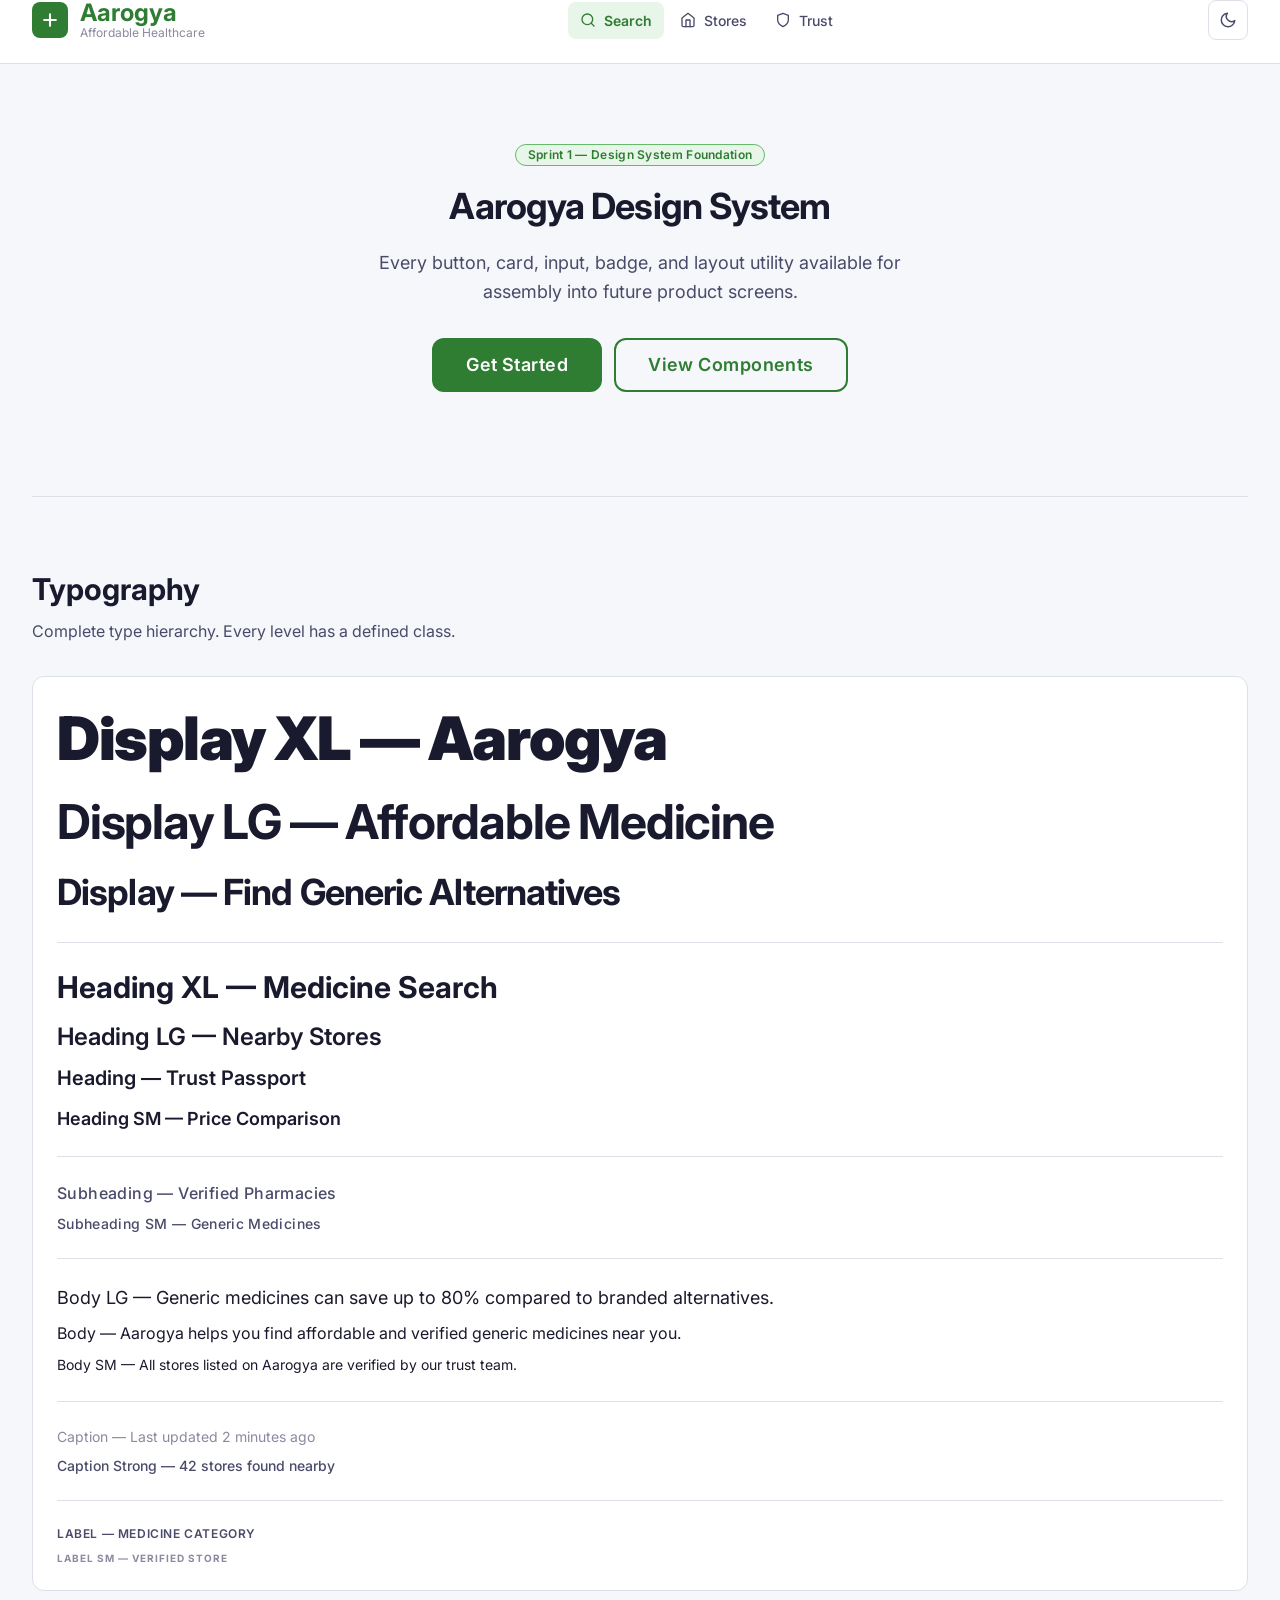
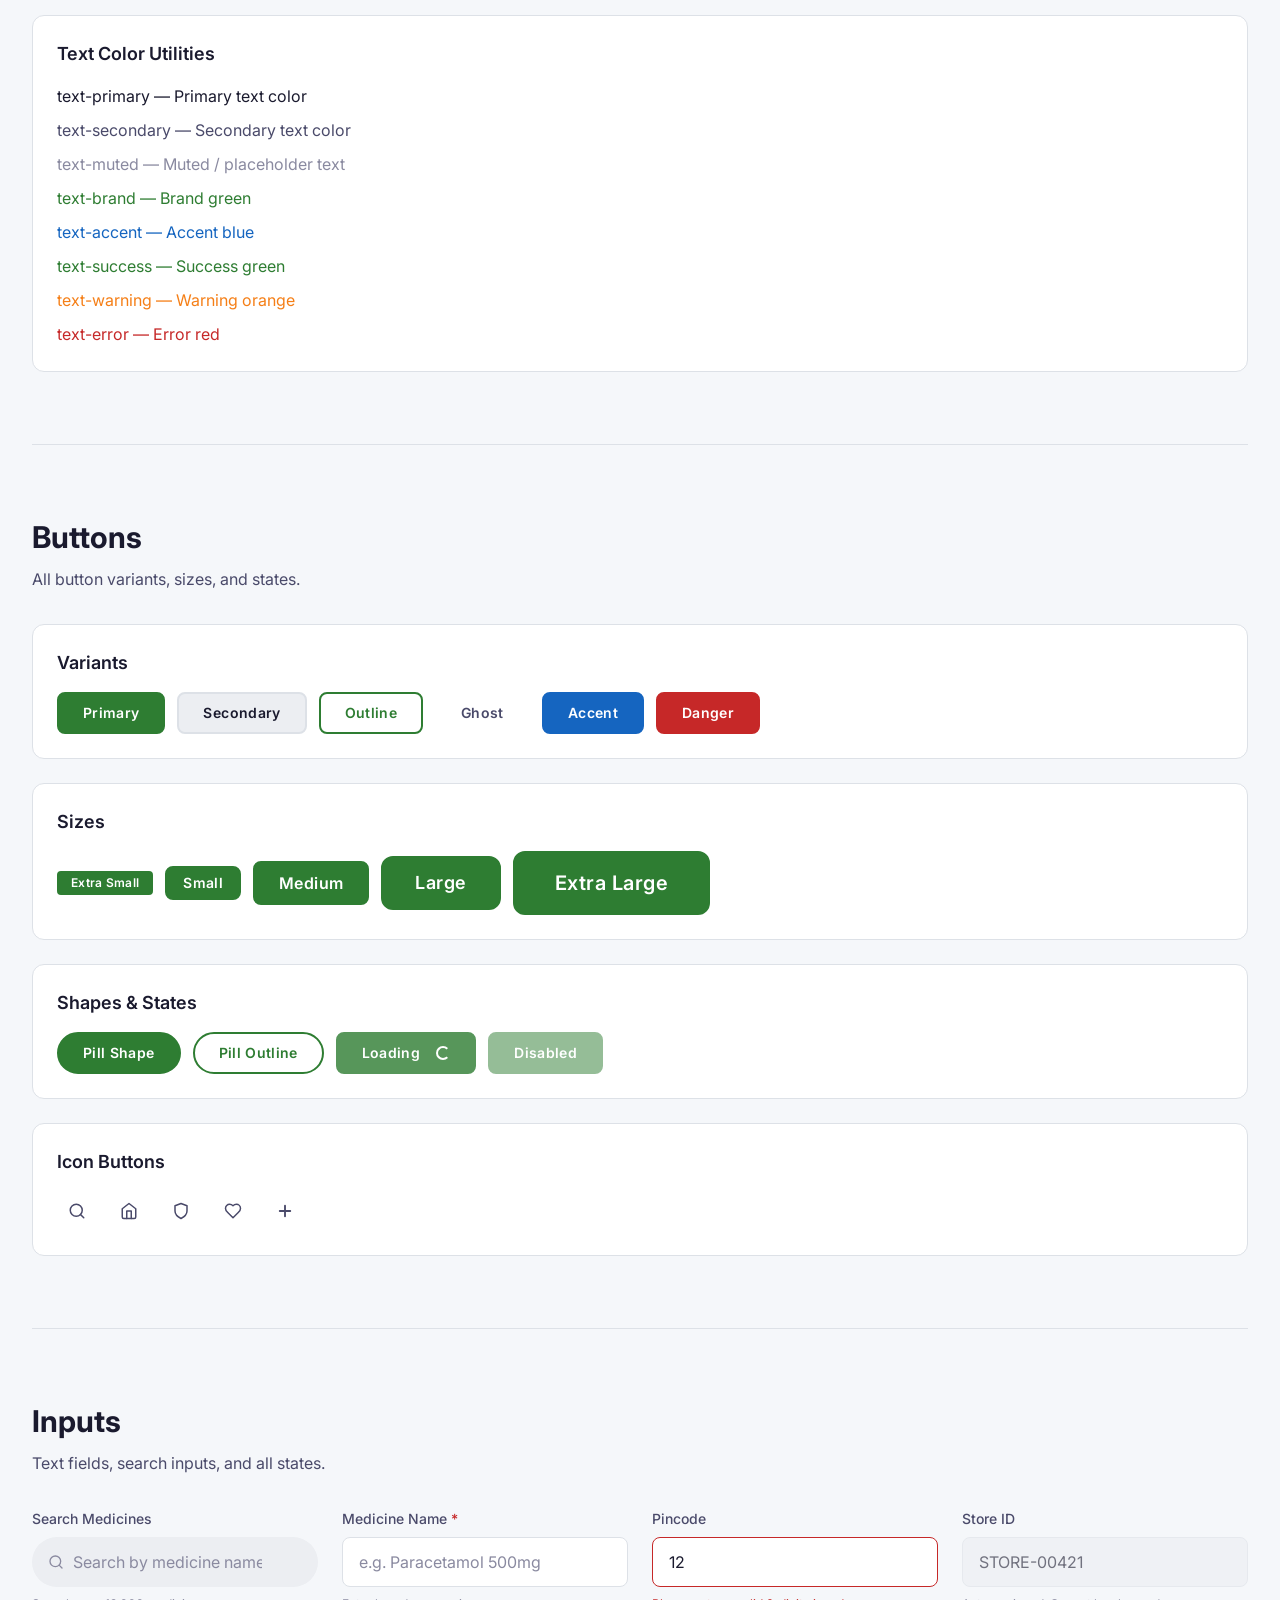
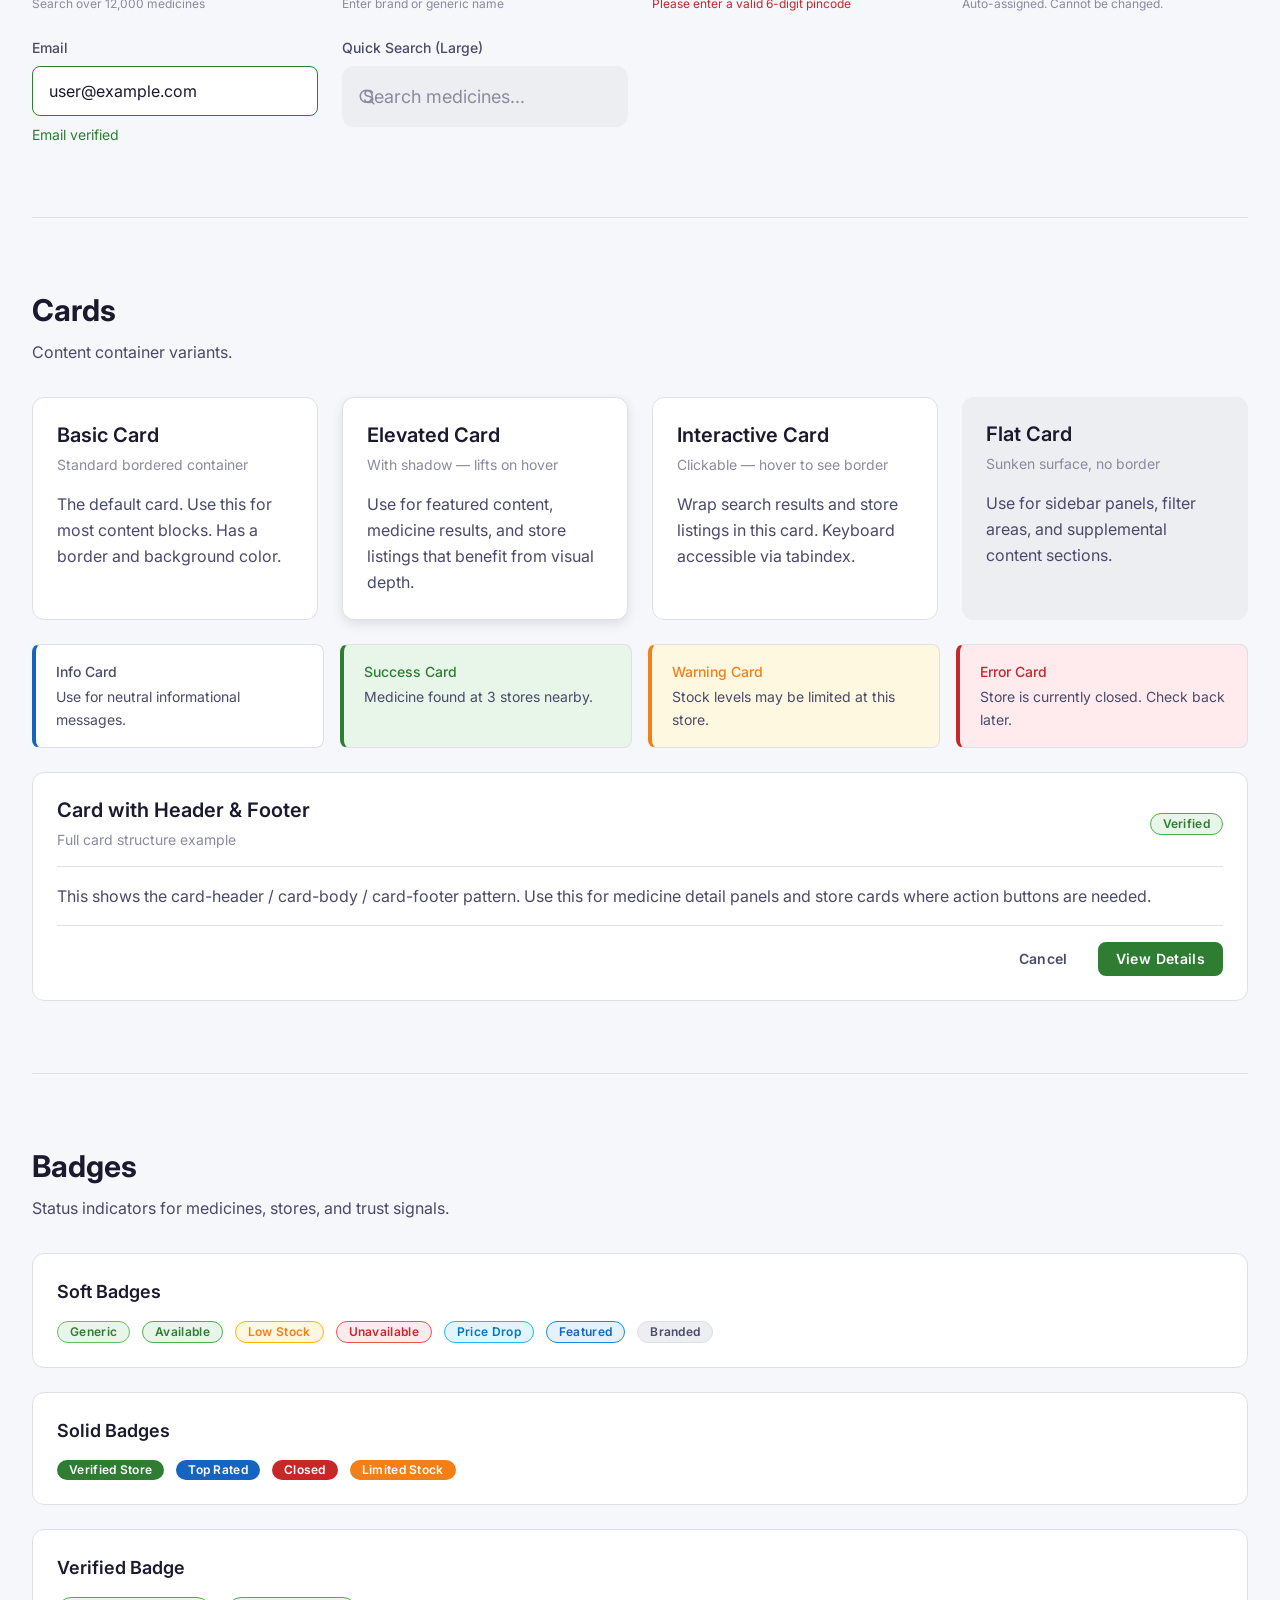
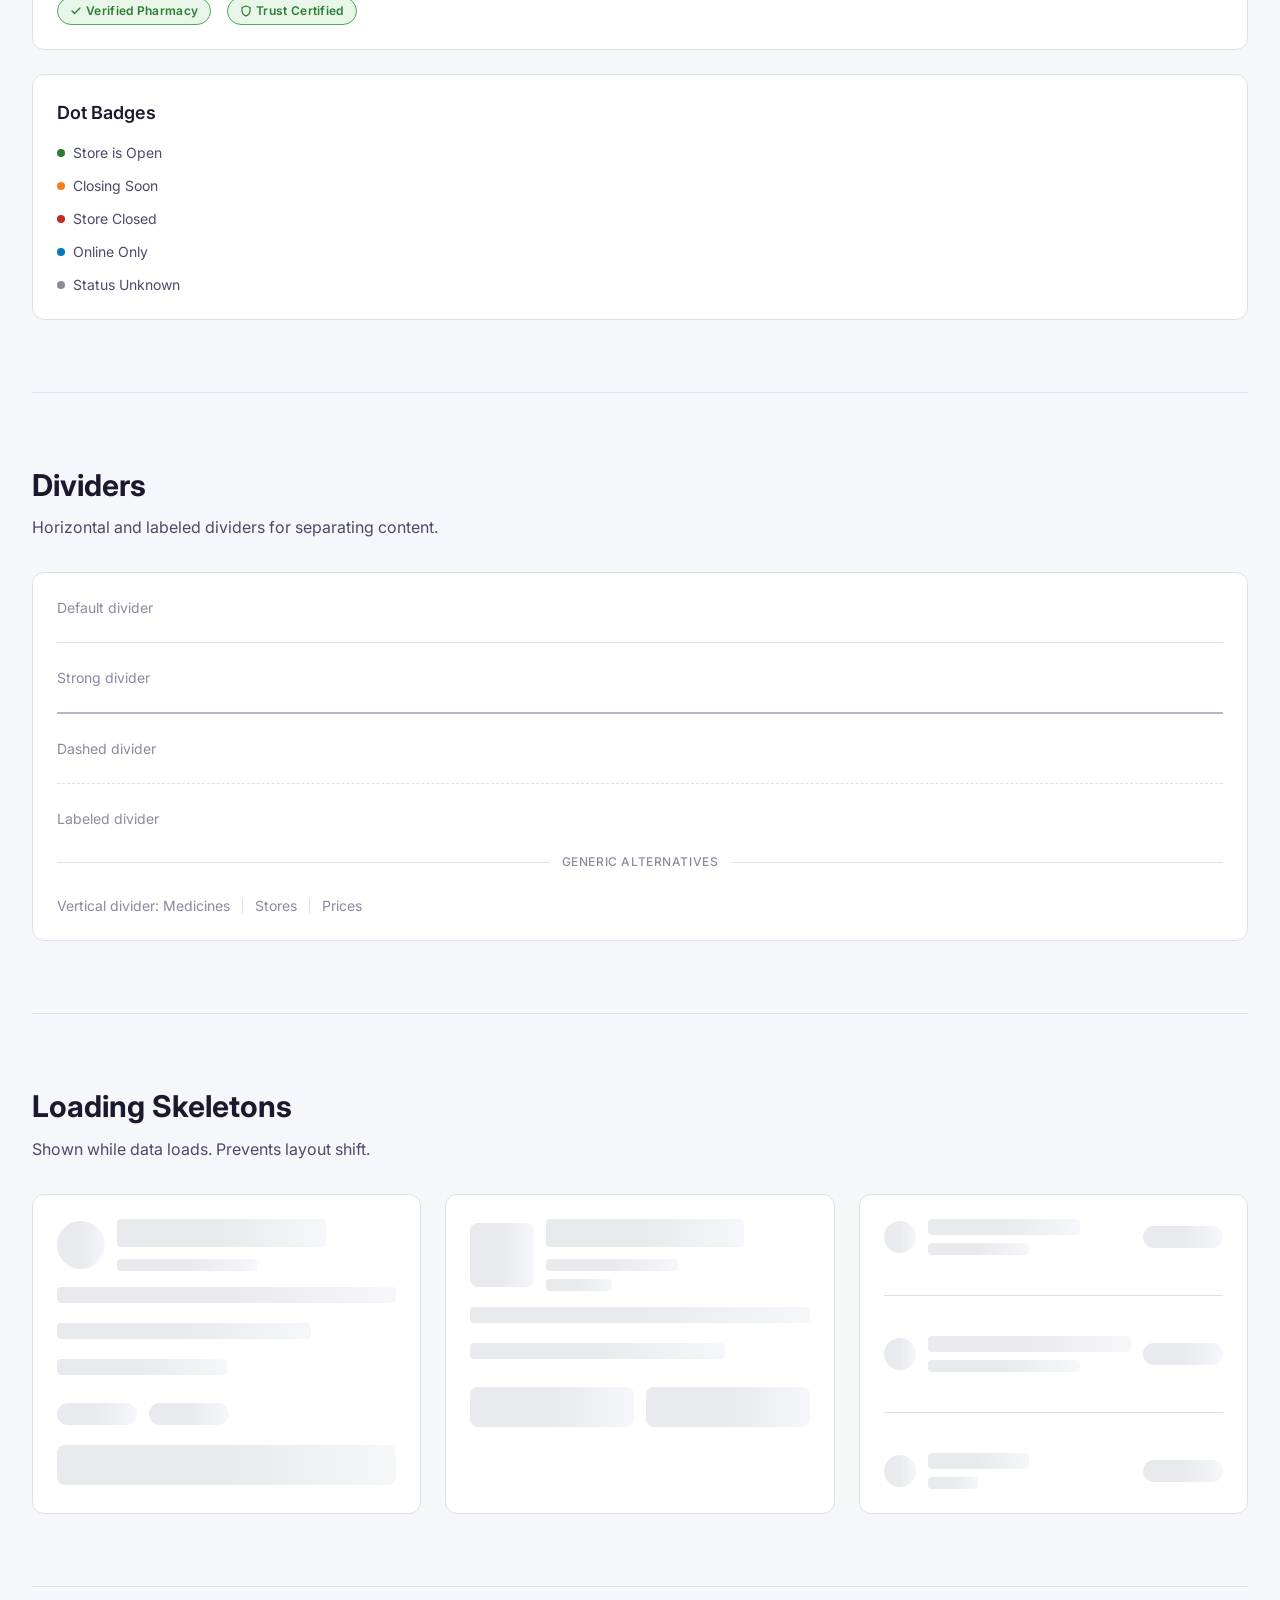
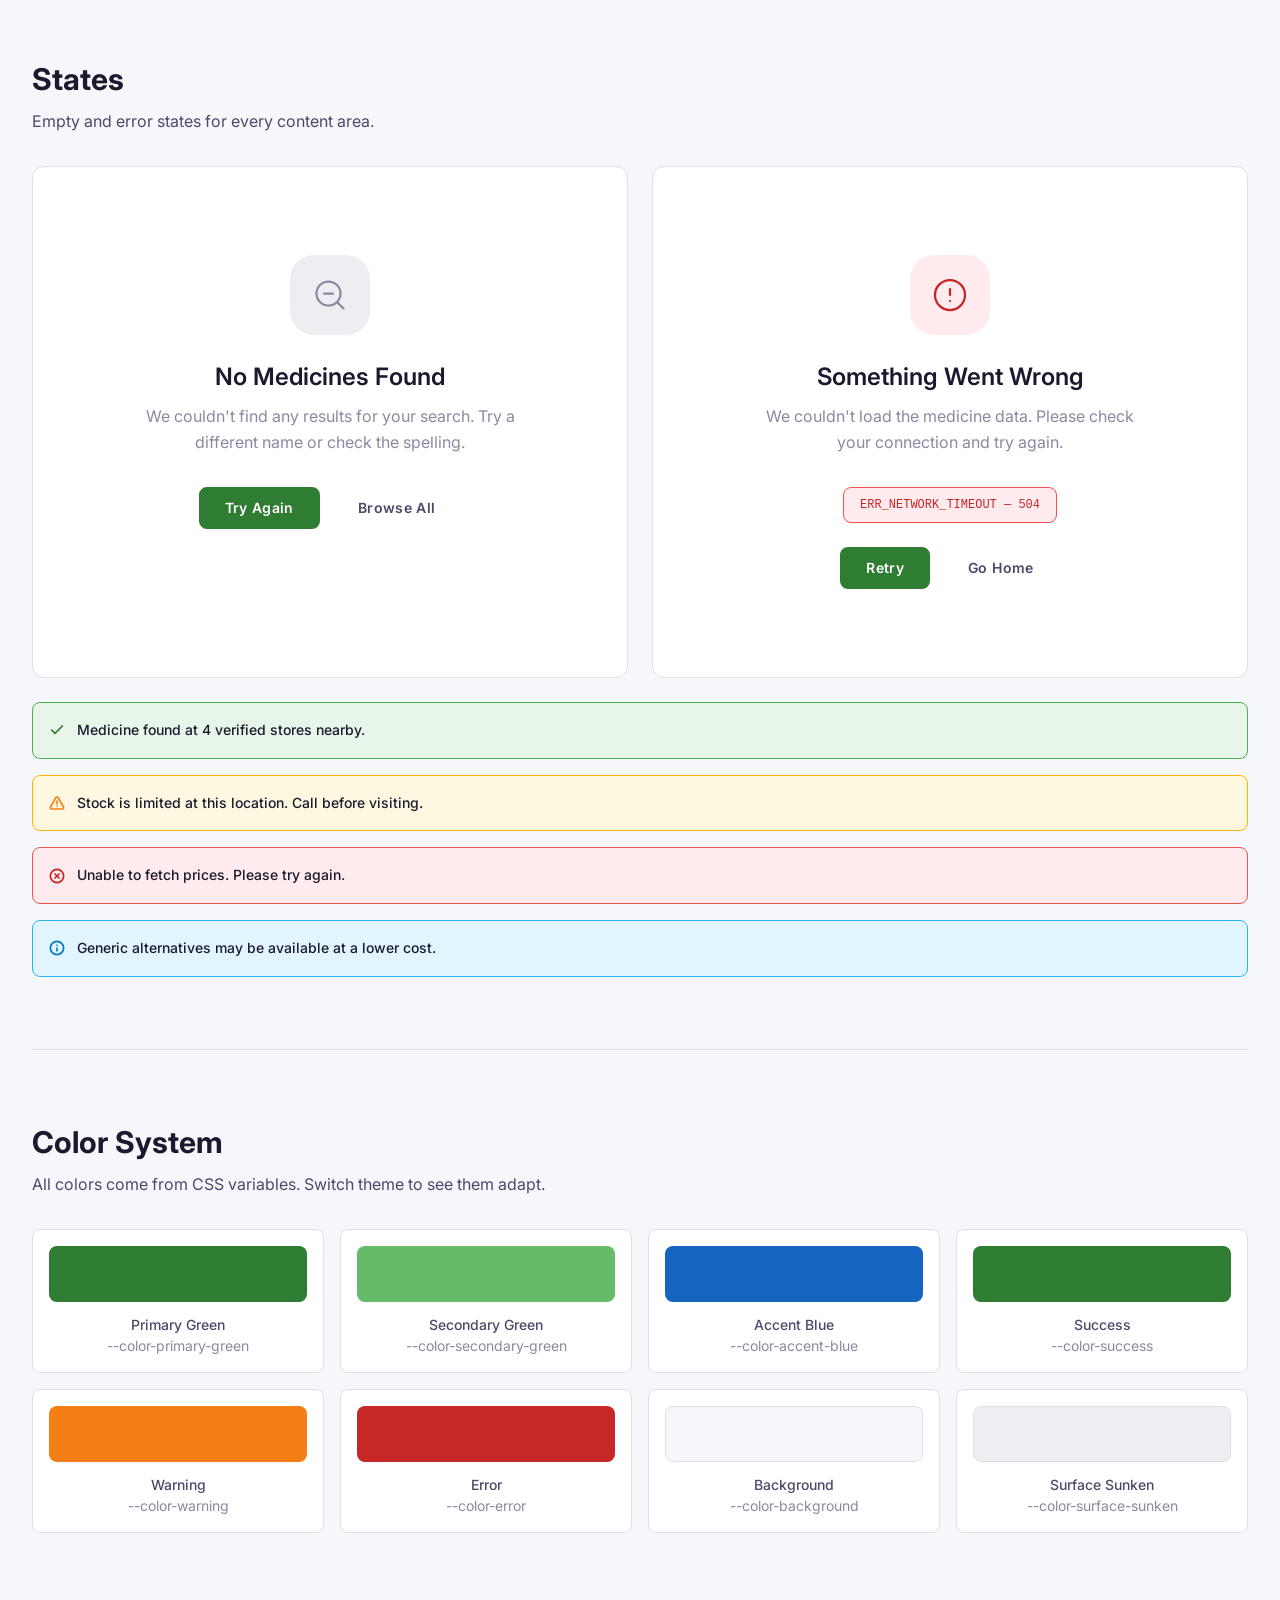
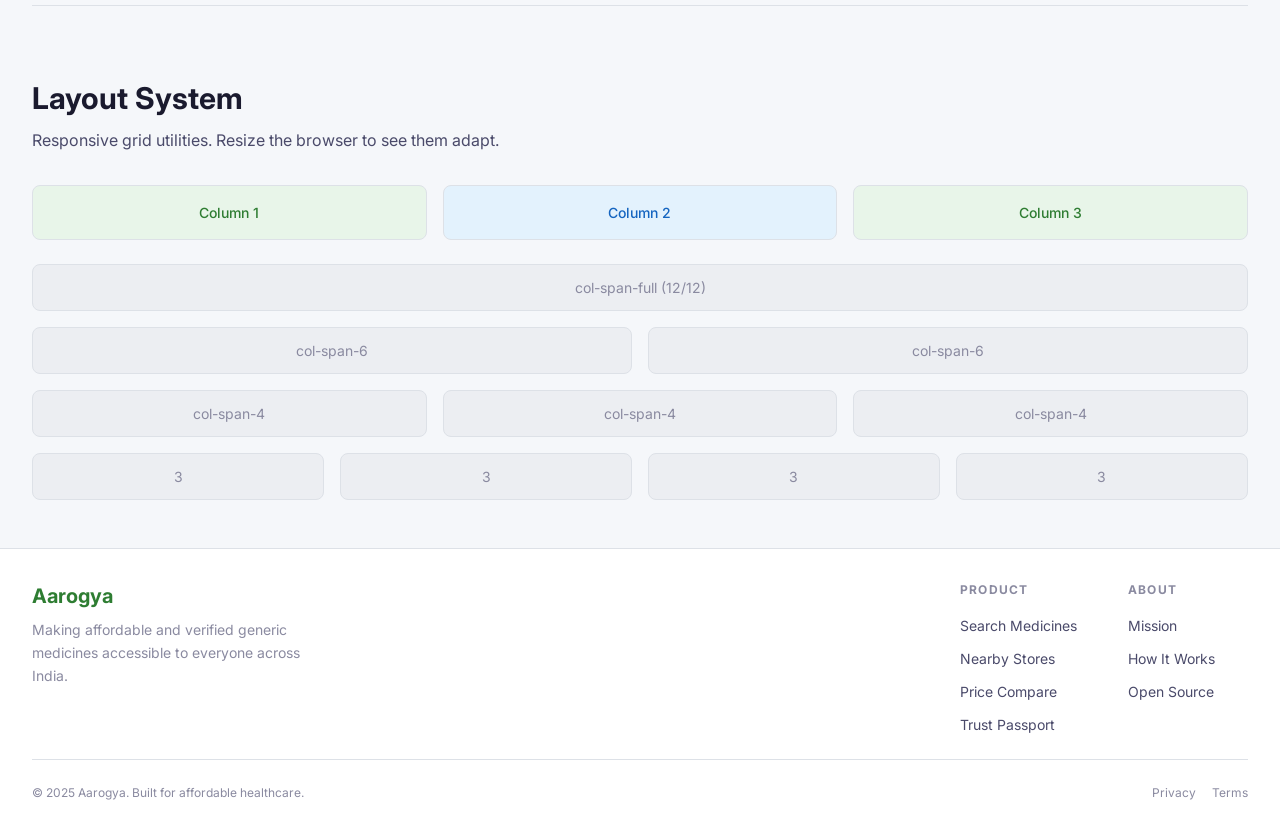
<file: frontend_v1/index.html>
﻿<!DOCTYPE html>
<html lang="en">
<!--
  ============================================================
  AAROGYA — Design System Foundation
  frontend_v1/index.html

  This page is the Sprint 1 deliverable.
  It is NOT a feature page.
  It is a living style guide that demonstrates every
  reusable component built in this sprint.

  Future sprint pages will import the same CSS files
  and assemble these components into real screens.
  ============================================================
-->
<head>
  <meta charset="UTF-8" />
  <meta name="viewport" content="width=device-width, initial-scale=1.0" />
  <meta name="description" content="Aarogya Design System — Frontend Foundation" />
  <title>Aarogya — Design System</title>

  <!-- Google Fonts -->
  <link rel="preconnect" href="https://fonts.googleapis.com" />
  <link rel="preconnect" href="https://fonts.gstatic.com" crossorigin />
  <link
    href="https://fonts.googleapis.com/css2?family=Inter:wght@300;400;500;600;700;900&display=swap"
    rel="stylesheet"
  />

  <!-- Design Tokens (always first) -->
  <link rel="stylesheet" href="css/base/variables.css" />

  <!-- Themes -->
  <link rel="stylesheet" href="css/themes/light.css" />
  <link rel="stylesheet" href="css/themes/dark.css" />

  <!-- Base -->
  <link rel="stylesheet" href="css/base/reset.css" />
  <link rel="stylesheet" href="css/base/typography.css" />

  <!-- Layout -->
  <link rel="stylesheet" href="css/layout/grid.css" />
  <link rel="stylesheet" href="css/layout/utilities.css" />

  <!-- Components -->
  <link rel="stylesheet" href="css/components/navigation.css" />
  <link rel="stylesheet" href="css/components/buttons.css" />
  <link rel="stylesheet" href="css/components/inputs.css" />
  <link rel="stylesheet" href="css/components/cards.css" />
  <link rel="stylesheet" href="css/components/badges.css" />
  <link rel="stylesheet" href="css/components/dividers.css" />
  <link rel="stylesheet" href="css/components/skeleton.css" />
  <link rel="stylesheet" href="css/components/states.css" />

  <!-- Theme script — load before body renders to avoid flash -->
  <script src="js/theme.js"></script>
</head>

<body>

  <!-- ======================================================
       HEADER
       ====================================================== -->

  <header class="header" role="banner">
    <div class="container">
      <div class="header-inner">

        <!-- Logo -->
        <a href="/" class="header-logo" aria-label="Aarogya Home">
          <div class="header-logo-icon" aria-hidden="true">
            <!-- Medicine / cross icon -->
            <svg width="20" height="20" viewBox="0 0 24 24" fill="none"
              stroke="currentColor" stroke-width="2.5"
              stroke-linecap="round" stroke-linejoin="round">
              <path d="M12 5v14M5 12h14"/>
            </svg>
          </div>
          <div>
            <div class="header-logo-name">Aarogya</div>
            <div class="header-logo-tagline">Affordable Healthcare</div>
          </div>
        </a>

        <!-- Desktop Navigation -->
        <nav class="header-nav" aria-label="Main navigation">
          <a href="#" class="nav-link active">
            <svg width="16" height="16" viewBox="0 0 24 24" fill="none"
              stroke="currentColor" stroke-width="2"
              stroke-linecap="round" stroke-linejoin="round"
              aria-hidden="true">
              <circle cx="11" cy="11" r="8"/><path d="m21 21-4.35-4.35"/>
            </svg>
            Search
          </a>
          <a href="#" class="nav-link">
            <svg width="16" height="16" viewBox="0 0 24 24" fill="none"
              stroke="currentColor" stroke-width="2"
              stroke-linecap="round" stroke-linejoin="round"
              aria-hidden="true">
              <path d="M3 9l9-7 9 7v11a2 2 0 0 1-2 2H5a2 2 0 0 1-2-2z"/>
              <polyline points="9,22 9,12 15,12 15,22"/>
            </svg>
            Stores
          </a>
          <a href="#" class="nav-link">
            <svg width="16" height="16" viewBox="0 0 24 24" fill="none"
              stroke="currentColor" stroke-width="2"
              stroke-linecap="round" stroke-linejoin="round"
              aria-hidden="true">
              <path d="M12 22s8-4 8-10V5l-8-3-8 3v7c0 6 8 10 8 10z"/>
            </svg>
            Trust
          </a>
        </nav>

        <!-- Header Actions -->
        <div class="header-actions">

          <!-- Theme Toggle -->
          <button
            class="theme-toggle"
            data-theme-toggle
            aria-label="Switch to dark theme"
            title="Toggle theme"
          >
            <!-- Moon icon (shown in light mode) -->
            <svg class="theme-toggle-icon icon-moon" viewBox="0 0 24 24"
              fill="none" stroke="currentColor" stroke-width="2"
              stroke-linecap="round" stroke-linejoin="round"
              aria-hidden="true">
              <path d="M21 12.79A9 9 0 1 1 11.21 3 7 7 0 0 0 21 12.79z"/>
            </svg>
            <!-- Sun icon (shown in dark mode) -->
            <svg class="theme-toggle-icon icon-sun" viewBox="0 0 24 24"
              fill="none" stroke="currentColor" stroke-width="2"
              stroke-linecap="round" stroke-linejoin="round"
              aria-hidden="true">
              <circle cx="12" cy="12" r="5"/>
              <line x1="12" y1="1"  x2="12" y2="3"/>
              <line x1="12" y1="21" x2="12" y2="23"/>
              <line x1="4.22" y1="4.22"   x2="5.64" y2="5.64"/>
              <line x1="18.36" y1="18.36" x2="19.78" y2="19.78"/>
              <line x1="1"  y1="12" x2="3"  y2="12"/>
              <line x1="21" y1="12" x2="23" y2="12"/>
              <line x1="4.22"  y1="19.78" x2="5.64"  y2="18.36"/>
              <line x1="18.36" y1="5.64"  x2="19.78" y2="4.22"/>
            </svg>
          </button>

          <!-- Mobile Menu Toggle -->
          <button
            class="mobile-menu-toggle"
            data-mobile-toggle
            aria-label="Open navigation menu"
            aria-expanded="false"
            aria-controls="mobile-nav"
          >
            <span class="bar" aria-hidden="true"></span>
            <span class="bar" aria-hidden="true"></span>
            <span class="bar" aria-hidden="true"></span>
          </button>

        </div>
      </div>
    </div>
  </header>

  <!-- Mobile Navigation Drawer -->
  <nav class="mobile-nav" id="mobile-nav" aria-label="Mobile navigation">
    <a href="#" class="nav-link active">Search Medicines</a>
    <a href="#" class="nav-link">Nearby Stores</a>
    <a href="#" class="nav-link">Trust Passport</a>
    <a href="#" class="nav-link">Price Compare</a>
    <hr class="divider" />
    <button
      class="btn btn-outline btn-full"
      data-theme-toggle
    >
      Toggle Theme
    </button>
  </nav>

  <!-- ======================================================
       MAIN CONTENT
       ====================================================== -->

  <main class="page-main" id="main-content">
    <div class="container">

      <!-- ====================================================
           SECTION 1 — HERO / INTRO
           ==================================================== -->

      <section class="section-sm" aria-labelledby="intro-heading">
        <div class="flex flex-col items-center text-center" style="padding-block: var(--space-12);">
          <span class="badge badge-primary mb-4" aria-label="Sprint 1 status">
            Sprint 1 — Design System Foundation
          </span>
          <h1 class="text-display mb-4" id="intro-heading">
            Aarogya Design System
          </h1>
          <p class="text-body-lg text-secondary" style="max-width: 560px;">
            Every button, card, input, badge, and layout utility
            available for assembly into future product screens.
          </p>
          <div class="flex gap-3 mt-8 flex-wrap justify-center">
            <button class="btn btn-primary btn-lg">Get Started</button>
            <button class="btn btn-outline btn-lg">View Components</button>
          </div>
        </div>
      </section>

      <hr class="divider" />

      <!-- ====================================================
           SECTION 2 — TYPOGRAPHY
           ==================================================== -->

      <section class="section" aria-labelledby="type-heading">
        <h2 class="text-heading-xl mb-2" id="type-heading">Typography</h2>
        <p class="text-body text-secondary mb-8">
          Complete type hierarchy. Every level has a defined class.
        </p>

        <div class="card mb-6">
          <p class="text-display-xl mb-4">Display XL — Aarogya</p>
          <p class="text-display-lg mb-4">Display LG — Affordable Medicine</p>
          <p class="text-display mb-6">Display — Find Generic Alternatives</p>

          <hr class="divider" />

          <p class="text-heading-xl mb-3">Heading XL — Medicine Search</p>
          <p class="text-heading-lg mb-3">Heading LG — Nearby Stores</p>
          <p class="text-heading mb-3">Heading — Trust Passport</p>
          <p class="text-heading-sm mb-6">Heading SM — Price Comparison</p>

          <hr class="divider" />

          <p class="text-subheading mb-2">Subheading — Verified Pharmacies</p>
          <p class="text-subheading-sm mb-6">Subheading SM — Generic Medicines</p>

          <hr class="divider" />

          <p class="text-body-lg mb-2">
            Body LG — Generic medicines can save up to 80% compared to branded alternatives.
          </p>
          <p class="text-body mb-2">
            Body — Aarogya helps you find affordable and verified generic medicines near you.
          </p>
          <p class="text-body-sm mb-6">
            Body SM — All stores listed on Aarogya are verified by our trust team.
          </p>

          <hr class="divider" />

          <p class="text-caption mb-2">Caption — Last updated 2 minutes ago</p>
          <p class="text-caption-strong mb-6">Caption Strong — 42 stores found nearby</p>

          <hr class="divider" />

          <p class="text-label mb-2">Label — Medicine Category</p>
          <p class="text-label-sm">Label SM — Verified Store</p>
        </div>

        <!-- Color utilities -->
        <div class="card">
          <h3 class="text-heading-sm mb-4">Text Color Utilities</h3>
          <div class="flex flex-col gap-2">
            <p class="text-body text-primary">text-primary — Primary text color</p>
            <p class="text-body text-secondary">text-secondary — Secondary text color</p>
            <p class="text-body text-muted">text-muted — Muted / placeholder text</p>
            <p class="text-body text-brand">text-brand — Brand green</p>
            <p class="text-body text-accent">text-accent — Accent blue</p>
            <p class="text-body text-success">text-success — Success green</p>
            <p class="text-body text-warning">text-warning — Warning orange</p>
            <p class="text-body text-error">text-error — Error red</p>
          </div>
        </div>
      </section>

      <hr class="divider" />

      <!-- ====================================================
           SECTION 3 — BUTTONS
           ==================================================== -->

      <section class="section" aria-labelledby="btn-heading">
        <h2 class="text-heading-xl mb-2" id="btn-heading">Buttons</h2>
        <p class="text-body text-secondary mb-8">
          All button variants, sizes, and states.
        </p>

        <!-- Variants -->
        <div class="card mb-6">
          <h3 class="text-heading-sm mb-4">Variants</h3>
          <div class="flex flex-wrap gap-3">
            <button class="btn btn-primary">Primary</button>
            <button class="btn btn-secondary">Secondary</button>
            <button class="btn btn-outline">Outline</button>
            <button class="btn btn-ghost">Ghost</button>
            <button class="btn btn-accent">Accent</button>
            <button class="btn btn-danger">Danger</button>
          </div>
        </div>

        <!-- Sizes -->
        <div class="card mb-6">
          <h3 class="text-heading-sm mb-4">Sizes</h3>
          <div class="flex flex-wrap items-center gap-3">
            <button class="btn btn-primary btn-xs">Extra Small</button>
            <button class="btn btn-primary btn-sm">Small</button>
            <button class="btn btn-primary btn-md">Medium</button>
            <button class="btn btn-primary btn-lg">Large</button>
            <button class="btn btn-primary btn-xl">Extra Large</button>
          </div>
        </div>

        <!-- Shapes & States -->
        <div class="card mb-6">
          <h3 class="text-heading-sm mb-4">Shapes &amp; States</h3>
          <div class="flex flex-wrap gap-3">
            <button class="btn btn-primary btn-pill">Pill Shape</button>
            <button class="btn btn-outline btn-pill">Pill Outline</button>
            <button class="btn btn-primary btn-loading">Loading</button>
            <button class="btn btn-primary" disabled>Disabled</button>
          </div>
        </div>

        <!-- Icon Buttons -->
        <div class="card">
          <h3 class="text-heading-sm mb-4">Icon Buttons</h3>
          <div class="flex flex-wrap items-center gap-3">

            <!-- Search -->
            <button class="btn btn-icon" aria-label="Search">
              <svg width="18" height="18" viewBox="0 0 24 24" fill="none"
                stroke="currentColor" stroke-width="2"
                stroke-linecap="round" stroke-linejoin="round">
                <circle cx="11" cy="11" r="8"/><path d="m21 21-4.35-4.35"/>
              </svg>
            </button>

            <!-- Store -->
            <button class="btn btn-icon" aria-label="Store">
              <svg width="18" height="18" viewBox="0 0 24 24" fill="none"
                stroke="currentColor" stroke-width="2"
                stroke-linecap="round" stroke-linejoin="round">
                <path d="M3 9l9-7 9 7v11a2 2 0 0 1-2 2H5a2 2 0 0 1-2-2z"/>
                <polyline points="9,22 9,12 15,12 15,22"/>
              </svg>
            </button>

            <!-- Trust -->
            <button class="btn btn-icon" aria-label="Trust">
              <svg width="18" height="18" viewBox="0 0 24 24" fill="none"
                stroke="currentColor" stroke-width="2"
                stroke-linecap="round" stroke-linejoin="round">
                <path d="M12 22s8-4 8-10V5l-8-3-8 3v7c0 6 8 10 8 10z"/>
              </svg>
            </button>

            <!-- Medicine -->
            <button class="btn btn-icon" aria-label="Medicine">
              <svg width="18" height="18" viewBox="0 0 24 24" fill="none"
                stroke="currentColor" stroke-width="2"
                stroke-linecap="round" stroke-linejoin="round">
                <path d="M19 14c1.49-1.46 3-3.21 3-5.5A5.5 5.5 0 0 0 16.5 3c-1.76 0-3 .5-4.5 2-1.5-1.5-2.74-2-4.5-2A5.5 5.5 0 0 0 2 8.5c0 2.3 1.5 4.05 3 5.5l7 7Z"/>
              </svg>
            </button>

            <!-- Primary icon button -->
            <button class="btn btn-icon btn-primary" aria-label="Add item">
              <svg width="18" height="18" viewBox="0 0 24 24" fill="none"
                stroke="currentColor" stroke-width="2.5"
                stroke-linecap="round" stroke-linejoin="round">
                <path d="M12 5v14M5 12h14"/>
              </svg>
            </button>

          </div>
        </div>
      </section>

      <hr class="divider" />

      <!-- ====================================================
           SECTION 4 — INPUTS
           ==================================================== -->

      <section class="section" aria-labelledby="input-heading">
        <h2 class="text-heading-xl mb-2" id="input-heading">Inputs</h2>
        <p class="text-body text-secondary mb-8">
          Text fields, search inputs, and all states.
        </p>

        <div class="grid grid-auto-md gap-6">

          <!-- Search Input -->
          <div class="input-group">
            <label class="input-label" for="demo-search">Search Medicines</label>
            <div class="input-search-wrapper">
              <span class="input-icon-left" aria-hidden="true">
                <svg width="16" height="16" viewBox="0 0 24 24" fill="none"
                  stroke="currentColor" stroke-width="2"
                  stroke-linecap="round" stroke-linejoin="round">
                  <circle cx="11" cy="11" r="8"/><path d="m21 21-4.35-4.35"/>
                </svg>
              </span>
              <input
                type="search"
                id="demo-search"
                class="input input-search"
                placeholder="Search by medicine name or salt..."
              />
            </div>
            <span class="input-helper">
              Search over 12,000 medicines
            </span>
          </div>

          <!-- Standard Text Input -->
          <div class="input-group">
            <label class="input-label input-label-required" for="demo-text">
              Medicine Name
            </label>
            <input
              type="text"
              id="demo-text"
              class="input"
              placeholder="e.g. Paracetamol 500mg"
            />
            <span class="input-helper">Enter brand or generic name</span>
          </div>

          <!-- Error State -->
          <div class="input-group">
            <label class="input-label" for="demo-error">Pincode</label>
            <input
              type="text"
              id="demo-error"
              class="input input-error-state"
              value="12"
              aria-describedby="demo-error-msg"
              aria-invalid="true"
            />
            <span class="input-error-text" id="demo-error-msg" role="alert">
              Please enter a valid 6-digit pincode
            </span>
          </div>

          <!-- Disabled Input -->
          <div class="input-group">
            <label class="input-label" for="demo-disabled">Store ID</label>
            <input
              type="text"
              id="demo-disabled"
              class="input"
              value="STORE-00421"
              disabled
            />
            <span class="input-helper">Auto-assigned. Cannot be changed.</span>
          </div>

          <!-- Success State -->
          <div class="input-group">
            <label class="input-label" for="demo-success">Email</label>
            <input
              type="email"
              id="demo-success"
              class="input input-success-state"
              value="user@example.com"
            />
            <span class="text-caption text-success">Email verified</span>
          </div>

          <!-- Large Input -->
          <div class="input-group">
            <label class="input-label" for="demo-large">Quick Search (Large)</label>
            <div class="input-search-wrapper">
              <span class="input-icon-left" aria-hidden="true">
                <svg width="18" height="18" viewBox="0 0 24 24" fill="none"
                  stroke="currentColor" stroke-width="2"
                  stroke-linecap="round" stroke-linejoin="round">
                  <circle cx="11" cy="11" r="8"/><path d="m21 21-4.35-4.35"/>
                </svg>
              </span>
              <input
                type="search"
                id="demo-large"
                class="input input-search input-lg"
                placeholder="Search medicines..."
              />
            </div>
          </div>

        </div>
      </section>

      <hr class="divider" />

      <!-- ====================================================
           SECTION 5 — CARDS
           ==================================================== -->

      <section class="section" aria-labelledby="card-heading">
        <h2 class="text-heading-xl mb-2" id="card-heading">Cards</h2>
        <p class="text-body text-secondary mb-8">
          Content container variants.
        </p>

        <div class="grid grid-auto-md gap-6 mb-6">

          <!-- Basic Card -->
          <article class="card">
            <h3 class="card-title">Basic Card</h3>
            <p class="card-subtitle">Standard bordered container</p>
            <div class="card-body mt-4">
              <p class="text-body text-secondary">
                The default card. Use this for most content blocks.
                Has a border and background color.
              </p>
            </div>
          </article>

          <!-- Elevated Card -->
          <article class="card-elevated">
            <h3 class="card-title">Elevated Card</h3>
            <p class="card-subtitle">With shadow — lifts on hover</p>
            <div class="card-body mt-4">
              <p class="text-body text-secondary">
                Use for featured content, medicine results, and
                store listings that benefit from visual depth.
              </p>
            </div>
          </article>

          <!-- Interactive Card -->
          <article class="card-interactive" tabindex="0" role="button"
            aria-label="View Paracetamol details">
            <h3 class="card-title">Interactive Card</h3>
            <p class="card-subtitle">Clickable — hover to see border</p>
            <div class="card-body mt-4">
              <p class="text-body text-secondary">
                Wrap search results and store listings in this card.
                Keyboard accessible via tabindex.
              </p>
            </div>
          </article>

          <!-- Flat Card -->
          <article class="card-flat">
            <h3 class="card-title">Flat Card</h3>
            <p class="card-subtitle">Sunken surface, no border</p>
            <div class="card-body mt-4">
              <p class="text-body text-secondary">
                Use for sidebar panels, filter areas, and
                supplemental content sections.
              </p>
            </div>
          </article>

        </div>

        <!-- Information Cards -->
        <div class="grid grid-auto-md gap-4 mb-6">
          <div class="card-info">
            <p class="text-caption-strong">Info Card</p>
            <p class="text-body-sm text-secondary mt-1">
              Use for neutral informational messages.
            </p>
          </div>
          <div class="card-info card-success">
            <p class="text-caption-strong text-success">Success Card</p>
            <p class="text-body-sm text-secondary mt-1">
              Medicine found at 3 stores nearby.
            </p>
          </div>
          <div class="card-info card-warning">
            <p class="text-caption-strong text-warning">Warning Card</p>
            <p class="text-body-sm text-secondary mt-1">
              Stock levels may be limited at this store.
            </p>
          </div>
          <div class="card-info card-error">
            <p class="text-caption-strong text-error">Error Card</p>
            <p class="text-body-sm text-secondary mt-1">
              Store is currently closed. Check back later.
            </p>
          </div>
        </div>

        <!-- Card with Header and Footer -->
        <div class="card">
          <div class="card-header">
            <div>
              <h3 class="card-title">Card with Header &amp; Footer</h3>
              <p class="card-subtitle">Full card structure example</p>
            </div>
            <span class="badge badge-success">Verified</span>
          </div>
          <div class="card-body">
            <p class="text-body text-secondary">
              This shows the card-header / card-body / card-footer
              pattern. Use this for medicine detail panels and store cards
              where action buttons are needed.
            </p>
          </div>
          <div class="card-footer">
            <button class="btn btn-ghost btn-sm">Cancel</button>
            <button class="btn btn-primary btn-sm">View Details</button>
          </div>
        </div>
      </section>

      <hr class="divider" />

      <!-- ====================================================
           SECTION 6 — BADGES
           ==================================================== -->

      <section class="section" aria-labelledby="badge-heading">
        <h2 class="text-heading-xl mb-2" id="badge-heading">Badges</h2>
        <p class="text-body text-secondary mb-8">
          Status indicators for medicines, stores, and trust signals.
        </p>

        <div class="card mb-6">
          <h3 class="text-heading-sm mb-4">Soft Badges</h3>
          <div class="flex flex-wrap gap-3">
            <span class="badge badge-primary">Generic</span>
            <span class="badge badge-success">Available</span>
            <span class="badge badge-warning">Low Stock</span>
            <span class="badge badge-error">Unavailable</span>
            <span class="badge badge-info">Price Drop</span>
            <span class="badge badge-accent">Featured</span>
            <span class="badge badge-neutral">Branded</span>
          </div>
        </div>

        <div class="card mb-6">
          <h3 class="text-heading-sm mb-4">Solid Badges</h3>
          <div class="flex flex-wrap gap-3">
            <span class="badge badge-solid-primary">Verified Store</span>
            <span class="badge badge-solid-accent">Top Rated</span>
            <span class="badge badge-solid-error">Closed</span>
            <span class="badge badge-solid-warning">Limited Stock</span>
          </div>
        </div>

        <div class="card mb-6">
          <h3 class="text-heading-sm mb-4">Verified Badge</h3>
          <div class="flex flex-wrap gap-4">
            <span class="badge-verified">
              <svg class="badge-icon" viewBox="0 0 24 24" fill="none"
                stroke="currentColor" stroke-width="2.5"
                stroke-linecap="round" stroke-linejoin="round"
                aria-hidden="true">
                <polyline points="20 6 9 17 4 12"/>
              </svg>
              Verified Pharmacy
            </span>
            <span class="badge-verified">
              <svg class="badge-icon" viewBox="0 0 24 24" fill="none"
                stroke="currentColor" stroke-width="2.5"
                stroke-linecap="round" stroke-linejoin="round"
                aria-hidden="true">
                <path d="M12 22s8-4 8-10V5l-8-3-8 3v7c0 6 8 10 8 10z"/>
              </svg>
              Trust Certified
            </span>
          </div>
        </div>

        <div class="card">
          <h3 class="text-heading-sm mb-4">Dot Badges</h3>
          <div class="flex flex-col gap-3">
            <span class="badge-dot dot-success">Store is Open</span>
            <span class="badge-dot dot-warning">Closing Soon</span>
            <span class="badge-dot dot-error">Store Closed</span>
            <span class="badge-dot dot-info">Online Only</span>
            <span class="badge-dot dot-neutral">Status Unknown</span>
          </div>
        </div>
      </section>

      <hr class="divider" />

      <!-- ====================================================
           SECTION 7 — DIVIDERS
           ==================================================== -->

      <section class="section" aria-labelledby="divider-heading">
        <h2 class="text-heading-xl mb-2" id="divider-heading">Dividers</h2>
        <p class="text-body text-secondary mb-8">
          Horizontal and labeled dividers for separating content.
        </p>

        <div class="card">
          <p class="text-caption text-muted mb-3">Default divider</p>
          <hr class="divider" />

          <p class="text-caption text-muted mb-3">Strong divider</p>
          <hr class="divider divider-strong" />

          <p class="text-caption text-muted mb-3">Dashed divider</p>
          <hr class="divider divider-dashed" />

          <p class="text-caption text-muted mb-3">Labeled divider</p>
          <div class="divider-label">
            <span class="divider-label-text">Generic Alternatives</span>
          </div>

          <p class="text-caption text-muted">
            Vertical divider:
            <span style="display: inline-flex; align-items: center;">
              Medicines
              <span class="divider-vertical" role="separator" aria-hidden="true"></span>
              Stores
              <span class="divider-vertical" role="separator" aria-hidden="true"></span>
              Prices
            </span>
          </p>
        </div>
      </section>

      <hr class="divider" />

      <!-- ====================================================
           SECTION 8 — LOADING SKELETONS
           ==================================================== -->

      <section class="section" aria-labelledby="skeleton-heading">
        <h2 class="text-heading-xl mb-2" id="skeleton-heading">Loading Skeletons</h2>
        <p class="text-body text-secondary mb-8">
          Shown while data loads. Prevents layout shift.
        </p>

        <div class="grid grid-auto-md gap-6">

          <!-- Medicine Card Skeleton -->
          <div class="skeleton-card" aria-busy="true" aria-label="Loading medicine">
            <div class="skeleton-card-header">
              <div class="skeleton skeleton-avatar skeleton-avatar-md"></div>
              <div style="flex: 1;">
                <div class="skeleton skeleton-heading skeleton-line-3-4"></div>
                <div class="skeleton skeleton-text-sm skeleton-line-half"></div>
              </div>
            </div>
            <div class="skeleton-card-lines">
              <div class="skeleton skeleton-text skeleton-line-full"></div>
              <div class="skeleton skeleton-text skeleton-line-3-4"></div>
              <div class="skeleton skeleton-text skeleton-line-half"></div>
              <div class="flex gap-3 mt-2">
                <div class="skeleton skeleton-badge"></div>
                <div class="skeleton skeleton-badge"></div>
              </div>
              <div class="skeleton skeleton-button mt-2"></div>
            </div>
          </div>

          <!-- Store Card Skeleton -->
          <div class="skeleton-card" aria-busy="true" aria-label="Loading store">
            <div class="skeleton-card-header">
              <div class="skeleton skeleton-avatar skeleton-avatar-lg" style="border-radius: var(--radius-md);"></div>
              <div style="flex: 1;">
                <div class="skeleton skeleton-heading skeleton-line-3-4"></div>
                <div class="skeleton skeleton-text-sm skeleton-line-half"></div>
                <div class="skeleton skeleton-text-sm skeleton-line-quarter mt-2"></div>
              </div>
            </div>
            <div class="skeleton-card-lines">
              <div class="skeleton skeleton-text skeleton-line-full"></div>
              <div class="skeleton skeleton-text skeleton-line-3-4"></div>
              <div class="flex gap-3 mt-2">
                <div class="skeleton skeleton-button" style="width: 50%;"></div>
                <div class="skeleton skeleton-button" style="width: 50%;"></div>
              </div>
            </div>
          </div>

          <!-- List Skeleton -->
          <div class="skeleton-card" aria-busy="true" aria-label="Loading results">
            <div class="flex flex-col gap-4">
              <div class="flex items-center gap-3">
                <div class="skeleton skeleton-avatar skeleton-avatar-sm"></div>
                <div style="flex: 1;">
                  <div class="skeleton skeleton-text skeleton-line-3-4"></div>
                  <div class="skeleton skeleton-text-sm skeleton-line-half mt-2"></div>
                </div>
                <div class="skeleton skeleton-badge"></div>
              </div>
              <hr class="divider" />
              <div class="flex items-center gap-3">
                <div class="skeleton skeleton-avatar skeleton-avatar-sm"></div>
                <div style="flex: 1;">
                  <div class="skeleton skeleton-text skeleton-line-full"></div>
                  <div class="skeleton skeleton-text-sm skeleton-line-3-4 mt-2"></div>
                </div>
                <div class="skeleton skeleton-badge"></div>
              </div>
              <hr class="divider" />
              <div class="flex items-center gap-3">
                <div class="skeleton skeleton-avatar skeleton-avatar-sm"></div>
                <div style="flex: 1;">
                  <div class="skeleton skeleton-text skeleton-line-half"></div>
                  <div class="skeleton skeleton-text-sm skeleton-line-quarter mt-2"></div>
                </div>
                <div class="skeleton skeleton-badge"></div>
              </div>
            </div>
          </div>

        </div>
      </section>

      <hr class="divider" />

      <!-- ====================================================
           SECTION 9 — EMPTY & ERROR STATES
           ==================================================== -->

      <section class="section" aria-labelledby="state-heading">
        <h2 class="text-heading-xl mb-2" id="state-heading">States</h2>
        <p class="text-body text-secondary mb-8">
          Empty and error states for every content area.
        </p>

        <div class="grid grid-auto-md gap-6">

          <!-- Empty State -->
          <div class="card">
            <div class="empty-state">
              <div class="empty-state-icon" aria-hidden="true">
                <svg viewBox="0 0 24 24" fill="none"
                  stroke="currentColor" stroke-width="1.5"
                  stroke-linecap="round" stroke-linejoin="round">
                  <circle cx="11" cy="11" r="8"/>
                  <path d="m21 21-4.35-4.35"/>
                  <line x1="8" y1="11" x2="14" y2="11"/>
                </svg>
              </div>
              <h3 class="empty-state-title">No Medicines Found</h3>
              <p class="empty-state-description">
                We couldn't find any results for your search.
                Try a different name or check the spelling.
              </p>
              <div class="empty-state-actions">
                <button class="btn btn-primary">Try Again</button>
                <button class="btn btn-ghost">Browse All</button>
              </div>
            </div>
          </div>

          <!-- Error State -->
          <div class="card">
            <div class="error-state">
              <div class="error-state-icon" aria-hidden="true">
                <svg viewBox="0 0 24 24" fill="none"
                  stroke="currentColor" stroke-width="1.5"
                  stroke-linecap="round" stroke-linejoin="round">
                  <circle cx="12" cy="12" r="10"/>
                  <line x1="12" y1="8" x2="12" y2="12"/>
                  <line x1="12" y1="16" x2="12.01" y2="16"/>
                </svg>
              </div>
              <h3 class="error-state-title">Something Went Wrong</h3>
              <p class="error-state-description">
                We couldn't load the medicine data.
                Please check your connection and try again.
              </p>
              <div class="error-state-code" role="note">
                ERR_NETWORK_TIMEOUT — 504
              </div>
              <div class="error-state-actions">
                <button class="btn btn-primary">Retry</button>
                <button class="btn btn-ghost">Go Home</button>
              </div>
            </div>
          </div>

        </div>

        <!-- Inline States -->
        <div class="mt-6 flex flex-col gap-4">
          <div class="state-inline state-inline-success" role="status">
            <svg width="16" height="16" viewBox="0 0 24 24" fill="none"
              stroke="currentColor" stroke-width="2.5"
              stroke-linecap="round" stroke-linejoin="round"
              aria-hidden="true">
              <polyline points="20 6 9 17 4 12"/>
            </svg>
            <span class="text-body-sm font-medium">
              Medicine found at 4 verified stores nearby.
            </span>
          </div>
          <div class="state-inline state-inline-warning" role="alert">
            <svg width="16" height="16" viewBox="0 0 24 24" fill="none"
              stroke="currentColor" stroke-width="2.5"
              stroke-linecap="round" stroke-linejoin="round"
              aria-hidden="true">
              <path d="m21.73 18-8-14a2 2 0 0 0-3.48 0l-8 14A2 2 0 0 0 4 21h16a2 2 0 0 0 1.73-3Z"/>
              <line x1="12" y1="9" x2="12" y2="13"/>
              <line x1="12" y1="17" x2="12.01" y2="17"/>
            </svg>
            <span class="text-body-sm font-medium">
              Stock is limited at this location. Call before visiting.
            </span>
          </div>
          <div class="state-inline state-inline-error" role="alert">
            <svg width="16" height="16" viewBox="0 0 24 24" fill="none"
              stroke="currentColor" stroke-width="2.5"
              stroke-linecap="round" stroke-linejoin="round"
              aria-hidden="true">
              <circle cx="12" cy="12" r="10"/>
              <line x1="15" y1="9" x2="9" y2="15"/>
              <line x1="9" y1="9" x2="15" y2="15"/>
            </svg>
            <span class="text-body-sm font-medium">
              Unable to fetch prices. Please try again.
            </span>
          </div>
          <div class="state-inline state-inline-info" role="note">
            <svg width="16" height="16" viewBox="0 0 24 24" fill="none"
              stroke="currentColor" stroke-width="2.5"
              stroke-linecap="round" stroke-linejoin="round"
              aria-hidden="true">
              <circle cx="12" cy="12" r="10"/>
              <line x1="12" y1="16" x2="12" y2="12"/>
              <line x1="12" y1="8"  x2="12.01" y2="8"/>
            </svg>
            <span class="text-body-sm font-medium">
              Generic alternatives may be available at a lower cost.
            </span>
          </div>
        </div>
      </section>

      <hr class="divider" />

      <!-- ====================================================
           SECTION 10 — COLOR SYSTEM
           ==================================================== -->

      <section class="section" aria-labelledby="color-heading">
        <h2 class="text-heading-xl mb-2" id="color-heading">Color System</h2>
        <p class="text-body text-secondary mb-8">
          All colors come from CSS variables. Switch theme to see them adapt.
        </p>

        <div class="grid grid-cols-2 sm:grid-cols-3 lg:grid-cols-4 gap-4">

          <div class="card card-sm text-center">
            <div style="height: 56px; border-radius: var(--radius-md); background-color: var(--color-primary-green); margin-bottom: var(--space-3);"></div>
            <p class="text-caption-strong">Primary Green</p>
            <p class="text-caption text-muted">--color-primary-green</p>
          </div>

          <div class="card card-sm text-center">
            <div style="height: 56px; border-radius: var(--radius-md); background-color: var(--color-secondary-green); margin-bottom: var(--space-3);"></div>
            <p class="text-caption-strong">Secondary Green</p>
            <p class="text-caption text-muted">--color-secondary-green</p>
          </div>

          <div class="card card-sm text-center">
            <div style="height: 56px; border-radius: var(--radius-md); background-color: var(--color-accent-blue); margin-bottom: var(--space-3);"></div>
            <p class="text-caption-strong">Accent Blue</p>
            <p class="text-caption text-muted">--color-accent-blue</p>
          </div>

          <div class="card card-sm text-center">
            <div style="height: 56px; border-radius: var(--radius-md); background-color: var(--color-success); margin-bottom: var(--space-3);"></div>
            <p class="text-caption-strong">Success</p>
            <p class="text-caption text-muted">--color-success</p>
          </div>

          <div class="card card-sm text-center">
            <div style="height: 56px; border-radius: var(--radius-md); background-color: var(--color-warning); margin-bottom: var(--space-3);"></div>
            <p class="text-caption-strong">Warning</p>
            <p class="text-caption text-muted">--color-warning</p>
          </div>

          <div class="card card-sm text-center">
            <div style="height: 56px; border-radius: var(--radius-md); background-color: var(--color-error); margin-bottom: var(--space-3);"></div>
            <p class="text-caption-strong">Error</p>
            <p class="text-caption text-muted">--color-error</p>
          </div>

          <div class="card card-sm text-center">
            <div style="height: 56px; border-radius: var(--radius-md); background-color: var(--color-background); border: 1px solid var(--color-border); margin-bottom: var(--space-3);"></div>
            <p class="text-caption-strong">Background</p>
            <p class="text-caption text-muted">--color-background</p>
          </div>

          <div class="card card-sm text-center">
            <div style="height: 56px; border-radius: var(--radius-md); background-color: var(--color-surface-sunken); border: 1px solid var(--color-border); margin-bottom: var(--space-3);"></div>
            <p class="text-caption-strong">Surface Sunken</p>
            <p class="text-caption text-muted">--color-surface-sunken</p>
          </div>

        </div>
      </section>

      <hr class="divider" />

      <!-- ====================================================
           SECTION 11 — LAYOUT DEMO
           ==================================================== -->

      <section class="section" aria-labelledby="layout-heading">
        <h2 class="text-heading-xl mb-2" id="layout-heading">Layout System</h2>
        <p class="text-body text-secondary mb-8">
          Responsive grid utilities. Resize the browser to see them adapt.
        </p>

        <div class="grid grid-cols-1 sm:grid-cols-2 lg:grid-cols-3 gap-4 mb-6">
          <div class="bg-primary-subtle border rounded-md p-4 text-center">
            <p class="text-caption-strong text-brand">Column 1</p>
          </div>
          <div class="bg-accent-subtle border rounded-md p-4 text-center">
            <p class="text-caption-strong text-accent">Column 2</p>
          </div>
          <div class="bg-success-subtle border rounded-md p-4 text-center">
            <p class="text-caption-strong text-success">Column 3</p>
          </div>
        </div>

        <div class="grid grid-cols-12 gap-4">
          <div class="col-span-full bg-surface-sunken border rounded-md p-3 text-center">
            <p class="text-caption text-muted">col-span-full (12/12)</p>
          </div>
          <div class="col-span-6 bg-surface-sunken border rounded-md p-3 text-center">
            <p class="text-caption text-muted">col-span-6</p>
          </div>
          <div class="col-span-6 bg-surface-sunken border rounded-md p-3 text-center">
            <p class="text-caption text-muted">col-span-6</p>
          </div>
          <div class="col-span-4 bg-surface-sunken border rounded-md p-3 text-center">
            <p class="text-caption text-muted">col-span-4</p>
          </div>
          <div class="col-span-4 bg-surface-sunken border rounded-md p-3 text-center">
            <p class="text-caption text-muted">col-span-4</p>
          </div>
          <div class="col-span-4 bg-surface-sunken border rounded-md p-3 text-center">
            <p class="text-caption text-muted">col-span-4</p>
          </div>
          <div class="col-span-3 bg-surface-sunken border rounded-md p-3 text-center">
            <p class="text-caption text-muted">3</p>
          </div>
          <div class="col-span-3 bg-surface-sunken border rounded-md p-3 text-center">
            <p class="text-caption text-muted">3</p>
          </div>
          <div class="col-span-3 bg-surface-sunken border rounded-md p-3 text-center">
            <p class="text-caption text-muted">3</p>
          </div>
          <div class="col-span-3 bg-surface-sunken border rounded-md p-3 text-center">
            <p class="text-caption text-muted">3</p>
          </div>
        </div>
      </section>

    </div><!-- /container -->
  </main>

  <!-- ======================================================
       FOOTER
       ====================================================== -->

  <footer class="footer" role="contentinfo">
    <div class="container">
      <div class="footer-inner">

        <div class="footer-top">

          <div class="footer-brand">
            <div class="footer-brand-name">Aarogya</div>
            <p class="footer-brand-desc">
              Making affordable and verified generic medicines
              accessible to everyone across India.
            </p>
          </div>

          <div class="footer-links-group">
            <nav class="footer-links-col" aria-label="Product links">
              <span class="footer-links-title">Product</span>
              <a href="#" class="footer-link">Search Medicines</a>
              <a href="#" class="footer-link">Nearby Stores</a>
              <a href="#" class="footer-link">Price Compare</a>
              <a href="#" class="footer-link">Trust Passport</a>
            </nav>
            <nav class="footer-links-col" aria-label="About links">
              <span class="footer-links-title">About</span>
              <a href="#" class="footer-link">Mission</a>
              <a href="#" class="footer-link">How It Works</a>
              <a href="#" class="footer-link">Open Source</a>
            </nav>
          </div>

        </div>

        <div class="footer-bottom">
          <p class="footer-copyright">
            &copy; 2025 Aarogya. Built for affordable healthcare.
          </p>
          <div class="footer-bottom-links">
            <a href="#" class="footer-bottom-link">Privacy</a>
            <a href="#" class="footer-bottom-link">Terms</a>
          </div>
        </div>

      </div>
    </div>
  </footer>

  <!-- Scripts — loaded at end of body -->
  <script src="js/main.js"></script>

</body>
</html>
</file>
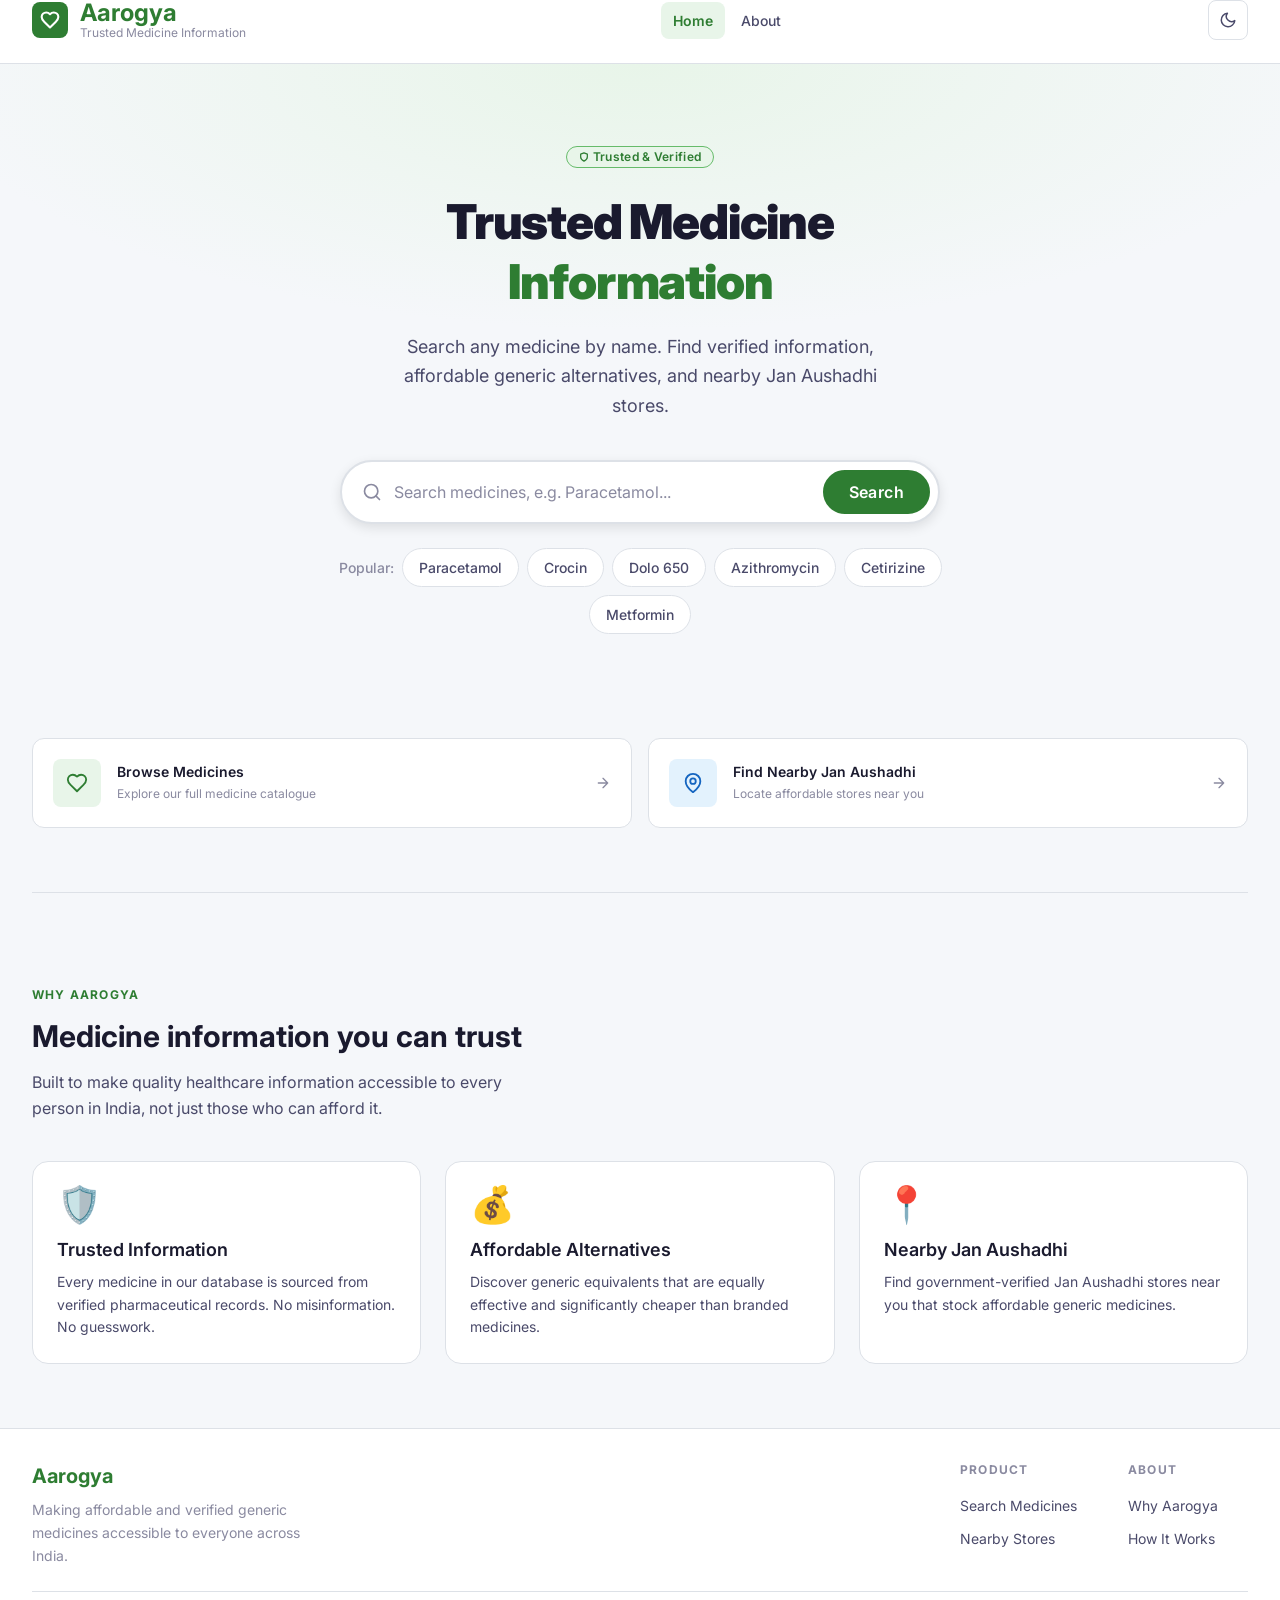
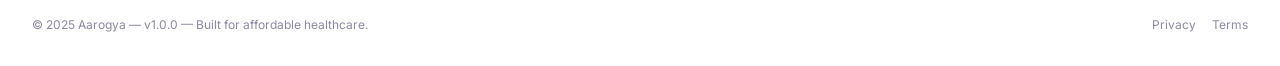
<file: frontend_v1/pages/home.html>
<!DOCTYPE html>
<html lang="en" data-theme="light">
<head>
  <meta charset="UTF-8" />
  <meta name="viewport" content="width=device-width, initial-scale=1.0" />
  <meta name="description" content="Aarogya — Search any medicine. Find trusted information, generic alternatives, and nearby Jan Aushadhi stores." />
  <meta name="theme-color" content="#2E7D32" />

  <title>Aarogya — Trusted Medicine Information</title>

  <!-- Preconnect for Google Fonts -->
  <link rel="preconnect" href="https://fonts.googleapis.com" />
  <link rel="preconnect" href="https://fonts.gstatic.com" crossorigin />
  <link
    href="https://fonts.googleapis.com/css2?family=Inter:wght@300;400;500;600;700;900&display=swap"
    rel="stylesheet"
  />

  <!-- Sprint 1 Design System — load order matters -->
  <link rel="stylesheet" href="../css/base/variables.css" />
  <link rel="stylesheet" href="../css/base/reset.css" />
  <link rel="stylesheet" href="../css/base/typography.css" />
  <link rel="stylesheet" href="../css/themes/light.css" />
  <link rel="stylesheet" href="../css/themes/dark.css" />
  <link rel="stylesheet" href="../css/layout/grid.css" />
  <link rel="stylesheet" href="../css/layout/utilities.css" />
  <link rel="stylesheet" href="../css/components/buttons.css" />
  <link rel="stylesheet" href="../css/components/inputs.css" />
  <link rel="stylesheet" href="../css/components/cards.css" />
  <link rel="stylesheet" href="../css/components/badges.css" />
  <link rel="stylesheet" href="../css/components/navigation.css" />
  <link rel="stylesheet" href="../css/components/dividers.css" />
  <link rel="stylesheet" href="../css/components/skeleton.css" />
  <link rel="stylesheet" href="../css/components/states.css" />

  <!-- Sprint 2 — Homepage page-level styles only -->
  <link rel="stylesheet" href="../css/pages/home.css" />

  <!-- Theme initialised before paint to prevent flash -->
  <script src="../js/theme.js"></script>
</head>

<body>

  <!-- Skip to main content — accessibility -->
  <a href="#main-content" class="sr-only">Skip to main content</a>

  <!-- ===========================================================
       HEADER — reuses Sprint 1 navigation component exactly
       =========================================================== -->

  <header class="header" role="banner">
    <div class="container">
      <div class="header-inner">

        <!-- Logo -->
        <a href="home.html" class="header-logo" aria-label="Aarogya — go to homepage">
          <div class="header-logo-icon" aria-hidden="true">
            <svg width="20" height="20" viewBox="0 0 24 24" fill="none"
              stroke="currentColor" stroke-width="2.5"
              stroke-linecap="round" stroke-linejoin="round">
              <path d="M19 14c1.49-1.46 3-3.21 3-5.5A5.5 5.5 0 0 0 16.5 3c-1.76 0-3 .5-4.5 2-1.5-1.5-2.74-2-4.5-2A5.5 5.5 0 0 0 2 8.5c0 2.3 1.5 4.05 3 5.5l7 7Z"/>
            </svg>
          </div>
          <div>
            <div class="header-logo-name">Aarogya</div>
            <div class="header-logo-tagline">Trusted Medicine Information</div>
          </div>
        </a>

        <!-- Desktop Nav -->
        <nav class="header-nav" aria-label="Primary navigation">
          <a href="home.html" class="nav-link active" aria-current="page">Home</a>
          <a href="#about" class="nav-link">About</a>
        </nav>

        <!-- Actions -->
        <div class="header-actions">

          <!-- Theme Toggle -->
          <button
            class="theme-toggle"
            data-theme-toggle
            aria-label="Switch to dark theme"
            title="Toggle theme"
          >
            <svg class="theme-toggle-icon icon-moon" viewBox="0 0 24 24"
              fill="none" stroke="currentColor" stroke-width="2"
              stroke-linecap="round" stroke-linejoin="round"
              aria-hidden="true">
              <path d="M21 12.79A9 9 0 1 1 11.21 3 7 7 0 0 0 21 12.79z"/>
            </svg>
            <svg class="theme-toggle-icon icon-sun" viewBox="0 0 24 24"
              fill="none" stroke="currentColor" stroke-width="2"
              stroke-linecap="round" stroke-linejoin="round"
              aria-hidden="true">
              <circle cx="12" cy="12" r="5"/>
              <line x1="12" y1="1"  x2="12" y2="3"/>
              <line x1="12" y1="21" x2="12" y2="23"/>
              <line x1="4.22"  y1="4.22"  x2="5.64"  y2="5.64"/>
              <line x1="18.36" y1="18.36" x2="19.78" y2="19.78"/>
              <line x1="1"  y1="12" x2="3"  y2="12"/>
              <line x1="21" y1="12" x2="23" y2="12"/>
              <line x1="4.22"  y1="19.78" x2="5.64"  y2="18.36"/>
              <line x1="18.36" y1="5.64"  x2="19.78" y2="4.22"/>
            </svg>
          </button>

          <!-- Mobile Menu Toggle -->
          <button
            class="mobile-menu-toggle"
            data-mobile-toggle
            aria-label="Open navigation menu"
            aria-expanded="false"
            aria-controls="mobile-nav"
          >
            <span class="bar" aria-hidden="true"></span>
            <span class="bar" aria-hidden="true"></span>
            <span class="bar" aria-hidden="true"></span>
          </button>

        </div>
      </div>
    </div>
  </header>

  <!-- Mobile Navigation Drawer -->
  <nav class="mobile-nav" id="mobile-nav" aria-label="Mobile navigation">
    <a href="home.html" class="nav-link active" aria-current="page">Home</a>
    <a href="#about" class="nav-link">About</a>
    <hr class="divider" />
    <button class="btn btn-outline btn-full" data-theme-toggle>
      Toggle Theme
    </button>
  </nav>

  <!-- ===========================================================
       MAIN CONTENT
       =========================================================== -->

  <main class="page-main" id="main-content">

    <!-- =========================================================
         SECTION 1 — HERO + SEARCH
         The most important section. User should immediately
         understand: "I can search any medicine here."
         ========================================================= -->

    <section class="hero" aria-labelledby="hero-heading">
      <div class="container">
        <div class="hero-inner">

          <!-- Eyebrow badge -->
          <div class="hero-eyebrow fade-in">
            <span class="badge badge-primary">
              <svg width="10" height="10" viewBox="0 0 24 24" fill="none"
                stroke="currentColor" stroke-width="3"
                stroke-linecap="round" stroke-linejoin="round"
                aria-hidden="true">
                <path d="M12 22s8-4 8-10V5l-8-3-8 3v7c0 6 8 10 8 10z"/>
              </svg>
              Trusted &amp; Verified
            </span>
          </div>

          <!-- Main heading -->
          <h1 class="hero-heading fade-in fade-in-delay-1" id="hero-heading">
            Trusted Medicine<br />
            <span class="hero-heading-accent">Information</span>
          </h1>

          <!-- Supporting text -->
          <p class="hero-subtext fade-in fade-in-delay-2">
            Search any medicine by name. Find verified information,
            affordable generic alternatives, and nearby Jan Aushadhi stores.
          </p>

          <!-- Search bar -->
          <div class="hero-search-wrapper fade-in fade-in-delay-3">
            <form
              id="hero-search-form"
              role="search"
              aria-label="Search medicines"
              autocomplete="off"
            >
              <div class="hero-search-box">

                <!-- Search icon -->
                <span class="hero-search-icon" aria-hidden="true">
                  <svg width="20" height="20" viewBox="0 0 24 24" fill="none"
                    stroke="currentColor" stroke-width="2"
                    stroke-linecap="round" stroke-linejoin="round">
                    <circle cx="11" cy="11" r="8"/>
                    <path d="m21 21-4.35-4.35"/>
                  </svg>
                </span>

                <!-- Input -->
                <input
                  type="search"
                  id="hero-search-input"
                  name="q"
                  class="hero-search-input"
                  placeholder="Search medicines, e.g. Paracetamol..."
                  aria-label="Search medicines"
                  spellcheck="false"
                  autocorrect="off"
                />

                <!-- Submit -->
                <button
                  type="submit"
                  class="btn btn-primary btn-md btn-pill hero-search-btn"
                  data-search-submit
                  aria-label="Search"
                >
                  Search
                </button>

              </div>
            </form>
          </div>

          <!-- Popular medicines chips -->
          <div
            class="popular-medicines fade-in fade-in-delay-4"
            aria-label="Popular medicine searches"
          >
            <span class="popular-label" aria-hidden="true">Popular:</span>

            <button
              class="medicine-chip"
              data-medicine-chip="Paracetamol"
              aria-label="Search for Paracetamol"
              tabindex="0"
            >Paracetamol</button>

            <button
              class="medicine-chip"
              data-medicine-chip="Crocin"
              aria-label="Search for Crocin"
              tabindex="0"
            >Crocin</button>

            <button
              class="medicine-chip"
              data-medicine-chip="Dolo 650"
              aria-label="Search for Dolo 650"
              tabindex="0"
            >Dolo 650</button>

            <button
              class="medicine-chip"
              data-medicine-chip="Azithromycin"
              aria-label="Search for Azithromycin"
              tabindex="0"
            >Azithromycin</button>

            <button
              class="medicine-chip"
              data-medicine-chip="Cetirizine"
              aria-label="Search for Cetirizine"
              tabindex="0"
            >Cetirizine</button>

            <button
              class="medicine-chip"
              data-medicine-chip="Metformin"
              aria-label="Search for Metformin"
              tabindex="0"
            >Metformin</button>

          </div>

        </div>
      </div>
    </section>

    <!-- =========================================================
         SECTION 2 — QUICK ACTIONS
         Entry points for core product features.
         Placeholders for future pages (Sprint 3+).
         ========================================================= -->

    <section class="section-gap-sm" aria-labelledby="quick-actions-heading">
      <div class="container">

        <h2 class="sr-only" id="quick-actions-heading">Quick Actions</h2>

        <div class="quick-actions-grid">

          <!-- Browse Medicines -->
          <a
            href="#"
            class="quick-action-card"
            data-quick-action="browse"
            aria-label="Browse all medicines"
            tabindex="0"
          >
            <div class="quick-action-icon quick-action-icon-green" aria-hidden="true">
              <svg width="22" height="22" viewBox="0 0 24 24" fill="none"
                stroke="currentColor" stroke-width="2"
                stroke-linecap="round" stroke-linejoin="round">
                <path d="M19 14c1.49-1.46 3-3.21 3-5.5A5.5 5.5 0 0 0 16.5 3c-1.76 0-3 .5-4.5 2-1.5-1.5-2.74-2-4.5-2A5.5 5.5 0 0 0 2 8.5c0 2.3 1.5 4.05 3 5.5l7 7Z"/>
              </svg>
            </div>
            <div class="quick-action-text">
              <span class="quick-action-title">Browse Medicines</span>
              <span class="quick-action-desc">Explore our full medicine catalogue</span>
            </div>
            <span class="quick-action-arrow" aria-hidden="true">
              <svg width="16" height="16" viewBox="0 0 24 24" fill="none"
                stroke="currentColor" stroke-width="2"
                stroke-linecap="round" stroke-linejoin="round">
                <path d="M5 12h14M12 5l7 7-7 7"/>
              </svg>
            </span>
          </a>

          <!-- Find Nearby Jan Aushadhi -->
          <a
            href="#"
            class="quick-action-card"
            data-quick-action="stores"
            aria-label="Find nearby Jan Aushadhi stores"
            tabindex="0"
          >
            <div class="quick-action-icon quick-action-icon-blue" aria-hidden="true">
              <svg width="22" height="22" viewBox="0 0 24 24" fill="none"
                stroke="currentColor" stroke-width="2"
                stroke-linecap="round" stroke-linejoin="round">
                <path d="M20 10c0 6-8 12-8 12s-8-6-8-12a8 8 0 0 1 16 0Z"/>
                <circle cx="12" cy="10" r="3"/>
              </svg>
            </div>
            <div class="quick-action-text">
              <span class="quick-action-title">Find Nearby Jan Aushadhi</span>
              <span class="quick-action-desc">Locate affordable stores near you</span>
            </div>
            <span class="quick-action-arrow" aria-hidden="true">
              <svg width="16" height="16" viewBox="0 0 24 24" fill="none"
                stroke="currentColor" stroke-width="2"
                stroke-linecap="round" stroke-linejoin="round">
                <path d="M5 12h14M12 5l7 7-7 7"/>
              </svg>
            </span>
          </a>

        </div>
      </div>
    </section>

    <div class="container"><hr class="divider" /></div>

    <!-- =========================================================
         SECTION 3 — WHY AAROGYA
         Short, honest value proposition. Three cards.
         ========================================================= -->

    <section
      class="section-gap"
      id="about"
      aria-labelledby="why-heading"
    >
      <div class="container">

        <!-- Section header -->
        <div class="mb-10">
          <span class="section-eyebrow">Why Aarogya</span>
          <h2 class="section-heading" id="why-heading">
            Medicine information you can trust
          </h2>
          <p class="section-subtext">
            Built to make quality healthcare information accessible
            to every person in India, not just those who can afford it.
          </p>
        </div>

        <!-- Three value cards -->
        <div class="why-cards-grid">

          <!-- Card 1 -->
          <article class="why-card">
            <span class="why-card-emoji" aria-hidden="true">🛡️</span>
            <h3 class="why-card-title">Trusted Information</h3>
            <p class="why-card-desc">
              Every medicine in our database is sourced from verified
              pharmaceutical records. No misinformation. No guesswork.
            </p>
          </article>

          <!-- Card 2 -->
          <article class="why-card">
            <span class="why-card-emoji" aria-hidden="true">💰</span>
            <h3 class="why-card-title">Affordable Alternatives</h3>
            <p class="why-card-desc">
              Discover generic equivalents that are equally effective
              and significantly cheaper than branded medicines.
            </p>
          </article>

          <!-- Card 3 -->
          <article class="why-card">
            <span class="why-card-emoji" aria-hidden="true">📍</span>
            <h3 class="why-card-title">Nearby Jan Aushadhi</h3>
            <p class="why-card-desc">
              Find government-verified Jan Aushadhi stores near you
              that stock affordable generic medicines.
            </p>
          </article>

        </div>

      </div>
    </section>

  </main>

  <!-- ===========================================================
       FOOTER — reuses Sprint 1 footer component exactly
       =========================================================== -->

  <footer class="footer" role="contentinfo">
    <div class="container">
      <div class="footer-inner">

        <div class="footer-top">

          <div class="footer-brand">
            <div class="footer-brand-name">Aarogya</div>
            <p class="footer-brand-desc">
              Making affordable and verified generic medicines
              accessible to everyone across India.
            </p>
          </div>

          <div class="footer-links-group">
            <nav class="footer-links-col" aria-label="Product links">
              <span class="footer-links-title">Product</span>
              <a href="#" class="footer-link">Search Medicines</a>
              <a href="#" class="footer-link">Nearby Stores</a>
            </nav>
            <nav class="footer-links-col" aria-label="About links">
              <span class="footer-links-title">About</span>
              <a href="#about" class="footer-link">Why Aarogya</a>
              <a href="#" class="footer-link">How It Works</a>
            </nav>
          </div>

        </div>

        <div class="footer-bottom">
          <p class="footer-copyright">
            &copy; 2025 Aarogya &mdash; v1.0.0 &mdash; Built for affordable healthcare.
          </p>
          <div class="footer-bottom-links">
            <a href="#" class="footer-bottom-link">Privacy</a>
            <a href="#" class="footer-bottom-link">Terms</a>
          </div>
        </div>

      </div>
    </div>
  </footer>

  <!-- Scripts -->
  <!-- theme.js already loaded in <head> -->
  <script src="../js/config.js"></script>
  <script src="../js/main.js"></script>
  <script src="../js/home.js"></script>

</body>
</html>
</file>
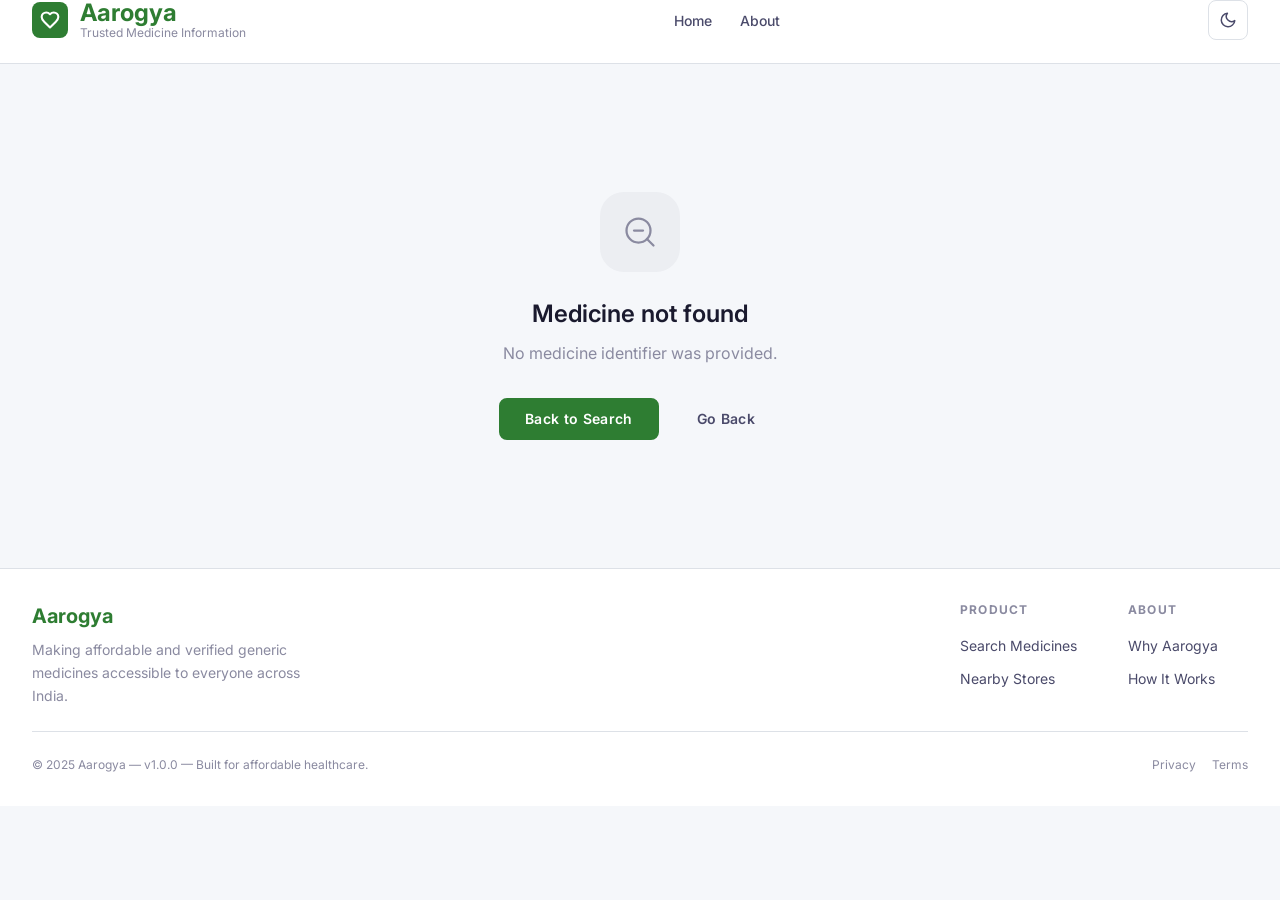
<file: frontend_v1/pages/medicine.html>
<!DOCTYPE html>
<html lang="en" data-theme="light">
<head>
  <meta charset="UTF-8" />
  <meta name="viewport" content="width=device-width, initial-scale=1.0" />
  <meta name="description" content="Medicine profile — Aarogya. View verified medicine information, price comparison, and available brands." />
  <meta name="theme-color" content="#2E7D32" />

  <title>Medicine — Aarogya</title>

  <!-- Fonts -->
  <link rel="preconnect" href="https://fonts.googleapis.com" />
  <link rel="preconnect" href="https://fonts.gstatic.com" crossorigin />
  <link
    href="https://fonts.googleapis.com/css2?family=Inter:wght@300;400;500;600;700;900&display=swap"
    rel="stylesheet"
  />

  <!-- Sprint 1 Design System -->
  <link rel="stylesheet" href="../css/base/variables.css" />
  <link rel="stylesheet" href="../css/base/reset.css" />
  <link rel="stylesheet" href="../css/base/typography.css" />
  <link rel="stylesheet" href="../css/themes/light.css" />
  <link rel="stylesheet" href="../css/themes/dark.css" />
  <link rel="stylesheet" href="../css/layout/grid.css" />
  <link rel="stylesheet" href="../css/layout/utilities.css" />
  <link rel="stylesheet" href="../css/components/buttons.css" />
  <link rel="stylesheet" href="../css/components/inputs.css" />
  <link rel="stylesheet" href="../css/components/cards.css" />
  <link rel="stylesheet" href="../css/components/badges.css" />
  <link rel="stylesheet" href="../css/components/navigation.css" />
  <link rel="stylesheet" href="../css/components/dividers.css" />
  <link rel="stylesheet" href="../css/components/skeleton.css" />
  <link rel="stylesheet" href="../css/components/states.css" />

  <!-- Sprint 4 page styles -->
  <link rel="stylesheet" href="../css/pages/medicine.css" />

  <!-- Sprint 5 — Trust Passport styles -->
  <link rel="stylesheet" href="../css/pages/trust-passport.css" />

  <!-- Theme initialised before paint -->
  <script src="../js/theme.js"></script>
</head>

<body>

  <a href="#main-content" class="sr-only">Skip to main content</a>

  <!-- =========================================================
       HEADER — reuses Sprint 1 navigation component
       ========================================================= -->

  <header class="header" role="banner">
    <div class="container">
      <div class="header-inner">

        <a href="home.html" class="header-logo" aria-label="Aarogya — go to homepage">
          <div class="header-logo-icon" aria-hidden="true">
            <svg width="20" height="20" viewBox="0 0 24 24" fill="none"
              stroke="currentColor" stroke-width="2.5"
              stroke-linecap="round" stroke-linejoin="round">
              <path d="M19 14c1.49-1.46 3-3.21 3-5.5A5.5 5.5 0 0 0 16.5 3c-1.76 0-3 .5-4.5 2-1.5-1.5-2.74-2-4.5-2A5.5 5.5 0 0 0 2 8.5c0 2.3 1.5 4.05 3 5.5l7 7Z"/>
            </svg>
          </div>
          <div>
            <div class="header-logo-name">Aarogya</div>
            <div class="header-logo-tagline">Trusted Medicine Information</div>
          </div>
        </a>

        <nav class="header-nav" aria-label="Primary navigation">
          <a href="home.html" class="nav-link">Home</a>
          <a href="home.html#about" class="nav-link">About</a>
        </nav>

        <div class="header-actions">

          <button
            class="theme-toggle"
            data-theme-toggle
            aria-label="Switch to dark theme"
            title="Toggle theme"
          >
            <svg class="theme-toggle-icon icon-moon" viewBox="0 0 24 24"
              fill="none" stroke="currentColor" stroke-width="2"
              stroke-linecap="round" stroke-linejoin="round"
              aria-hidden="true">
              <path d="M21 12.79A9 9 0 1 1 11.21 3 7 7 0 0 0 21 12.79z"/>
            </svg>
            <svg class="theme-toggle-icon icon-sun" viewBox="0 0 24 24"
              fill="none" stroke="currentColor" stroke-width="2"
              stroke-linecap="round" stroke-linejoin="round"
              aria-hidden="true">
              <circle cx="12" cy="12" r="5"/>
              <line x1="12" y1="1"  x2="12" y2="3"/>
              <line x1="12" y1="21" x2="12" y2="23"/>
              <line x1="4.22"  y1="4.22"  x2="5.64"  y2="5.64"/>
              <line x1="18.36" y1="18.36" x2="19.78" y2="19.78"/>
              <line x1="1"  y1="12" x2="3"  y2="12"/>
              <line x1="21" y1="12" x2="23" y2="12"/>
              <line x1="4.22"  y1="19.78" x2="5.64"  y2="18.36"/>
              <line x1="18.36" y1="5.64"  x2="19.78" y2="4.22"/>
            </svg>
          </button>

          <button
            class="mobile-menu-toggle"
            data-mobile-toggle
            aria-label="Open navigation menu"
            aria-expanded="false"
            aria-controls="mobile-nav"
          >
            <span class="bar" aria-hidden="true"></span>
            <span class="bar" aria-hidden="true"></span>
            <span class="bar" aria-hidden="true"></span>
          </button>

        </div>
      </div>
    </div>
  </header>

  <nav class="mobile-nav" id="mobile-nav" aria-label="Mobile navigation">
    <a href="home.html" class="nav-link">Home</a>
    <a href="home.html#about" class="nav-link">About</a>
    <hr class="divider" />
    <button class="btn btn-outline btn-full" data-theme-toggle>
      Toggle Theme
    </button>
  </nav>

  <!-- =========================================================
       MAIN CONTENT — populated by js/medicine.js
       ========================================================= -->

  <main class="page-main" id="main-content">
    <div id="medicine-page" aria-live="polite"></div>
  </main>

  <!-- =========================================================
       FOOTER — reuses Sprint 1 footer
       ========================================================= -->

  <footer class="footer" role="contentinfo">
    <div class="container">
      <div class="footer-inner">

        <div class="footer-top">
          <div class="footer-brand">
            <div class="footer-brand-name">Aarogya</div>
            <p class="footer-brand-desc">
              Making affordable and verified generic medicines
              accessible to everyone across India.
            </p>
          </div>

          <div class="footer-links-group">
            <nav class="footer-links-col" aria-label="Product links">
              <span class="footer-links-title">Product</span>
              <a href="home.html" class="footer-link">Search Medicines</a>
              <a href="#" class="footer-link">Nearby Stores</a>
            </nav>
            <nav class="footer-links-col" aria-label="About links">
              <span class="footer-links-title">About</span>
              <a href="home.html#about" class="footer-link">Why Aarogya</a>
              <a href="#" class="footer-link">How It Works</a>
            </nav>
          </div>
        </div>

        <div class="footer-bottom">
          <p class="footer-copyright">
            &copy; 2025 Aarogya &mdash; v1.0.0 &mdash; Built for affordable healthcare.
          </p>
          <div class="footer-bottom-links">
            <a href="#" class="footer-bottom-link">Privacy</a>
            <a href="#" class="footer-bottom-link">Terms</a>
          </div>
        </div>

      </div>
    </div>
  </footer>

  <!-- Scripts -->
  <script src="../js/config.js"></script>
  <script src="../js/main.js"></script>
  <script src="../js/trust-passport.js"></script>
  <script src="../js/medicine.js"></script>

</body>
</html>
</file>
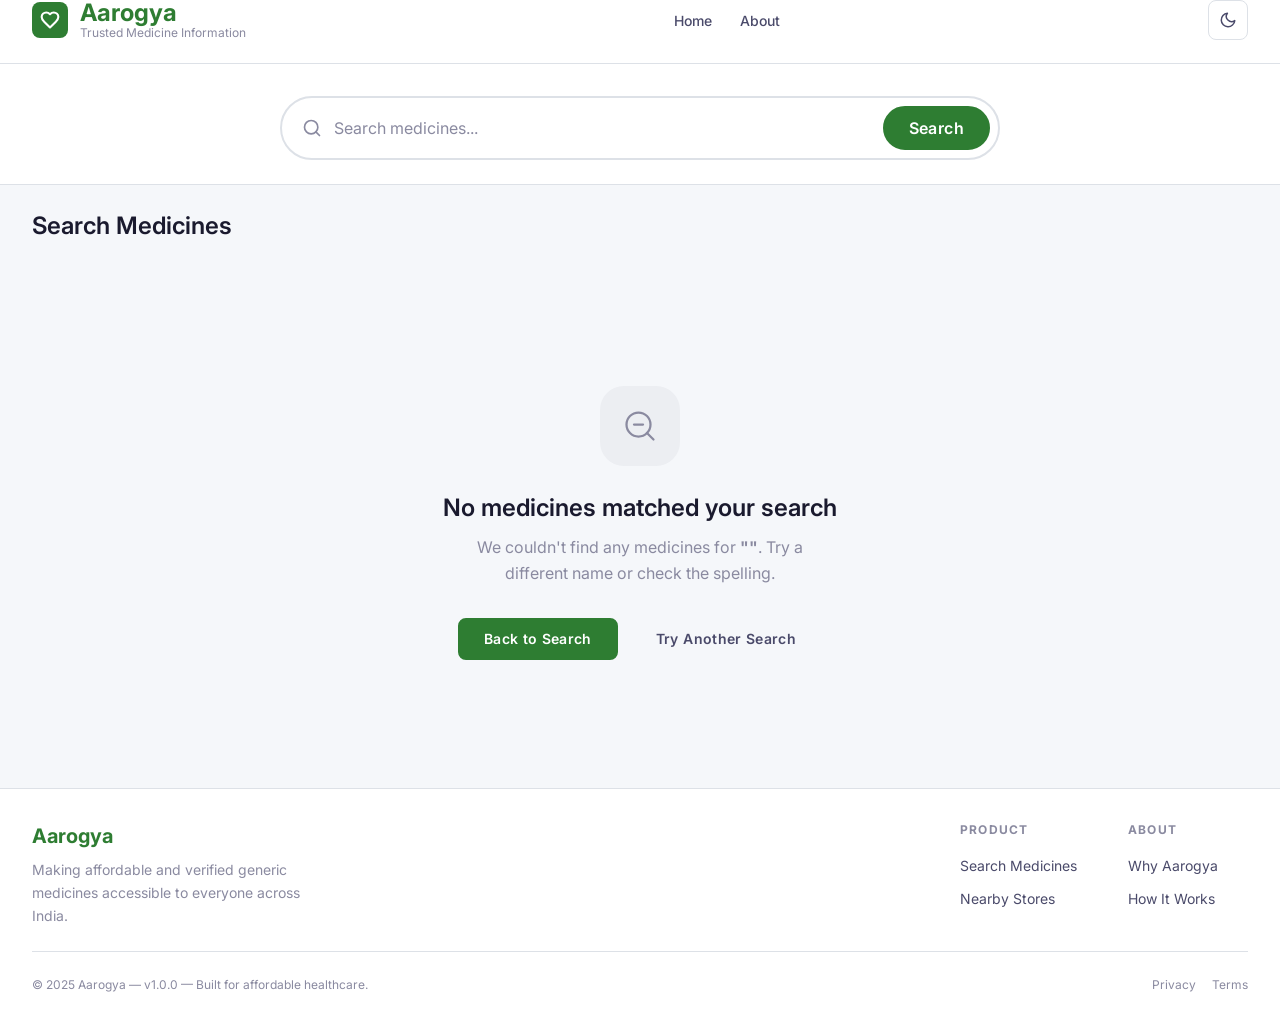
<file: frontend_v1/pages/search-results.html>
<!DOCTYPE html>
<html lang="en" data-theme="light">
<head>
  <meta charset="UTF-8" />
  <meta name="viewport" content="width=device-width, initial-scale=1.0" />
  <meta name="description" content="Search results — Aarogya. Find verified medicines, generic alternatives, and price savings." />
  <meta name="theme-color" content="#2E7D32" />

  <title>Search — Aarogya</title>

  <!-- Fonts -->
  <link rel="preconnect" href="https://fonts.googleapis.com" />
  <link rel="preconnect" href="https://fonts.gstatic.com" crossorigin />
  <link
    href="https://fonts.googleapis.com/css2?family=Inter:wght@300;400;500;600;700;900&display=swap"
    rel="stylesheet"
  />

  <!-- Sprint 1 Design System -->
  <link rel="stylesheet" href="../css/base/variables.css" />
  <link rel="stylesheet" href="../css/base/reset.css" />
  <link rel="stylesheet" href="../css/base/typography.css" />
  <link rel="stylesheet" href="../css/themes/light.css" />
  <link rel="stylesheet" href="../css/themes/dark.css" />
  <link rel="stylesheet" href="../css/layout/grid.css" />
  <link rel="stylesheet" href="../css/layout/utilities.css" />
  <link rel="stylesheet" href="../css/components/buttons.css" />
  <link rel="stylesheet" href="../css/components/inputs.css" />
  <link rel="stylesheet" href="../css/components/cards.css" />
  <link rel="stylesheet" href="../css/components/badges.css" />
  <link rel="stylesheet" href="../css/components/navigation.css" />
  <link rel="stylesheet" href="../css/components/dividers.css" />
  <link rel="stylesheet" href="../css/components/skeleton.css" />
  <link rel="stylesheet" href="../css/components/states.css" />

  <!-- Sprint 3 page styles -->
  <link rel="stylesheet" href="../css/pages/search-results.css" />

  <!-- Theme initialised before paint -->
  <script src="../js/theme.js"></script>
</head>

<body>

  <a href="#main-content" class="sr-only">Skip to main content</a>

  <!-- =========================================================
       HEADER — reuses Sprint 1 navigation component
       ========================================================= -->

  <header class="header" role="banner">
    <div class="container">
      <div class="header-inner">

        <a href="home.html" class="header-logo" aria-label="Aarogya — go to homepage">
          <div class="header-logo-icon" aria-hidden="true">
            <svg width="20" height="20" viewBox="0 0 24 24" fill="none"
              stroke="currentColor" stroke-width="2.5"
              stroke-linecap="round" stroke-linejoin="round">
              <path d="M19 14c1.49-1.46 3-3.21 3-5.5A5.5 5.5 0 0 0 16.5 3c-1.76 0-3 .5-4.5 2-1.5-1.5-2.74-2-4.5-2A5.5 5.5 0 0 0 2 8.5c0 2.3 1.5 4.05 3 5.5l7 7Z"/>
            </svg>
          </div>
          <div>
            <div class="header-logo-name">Aarogya</div>
            <div class="header-logo-tagline">Trusted Medicine Information</div>
          </div>
        </a>

        <nav class="header-nav" aria-label="Primary navigation">
          <a href="home.html" class="nav-link">Home</a>
          <a href="home.html#about" class="nav-link">About</a>
        </nav>

        <div class="header-actions">

          <button
            class="theme-toggle"
            data-theme-toggle
            aria-label="Switch to dark theme"
            title="Toggle theme"
          >
            <svg class="theme-toggle-icon icon-moon" viewBox="0 0 24 24"
              fill="none" stroke="currentColor" stroke-width="2"
              stroke-linecap="round" stroke-linejoin="round"
              aria-hidden="true">
              <path d="M21 12.79A9 9 0 1 1 11.21 3 7 7 0 0 0 21 12.79z"/>
            </svg>
            <svg class="theme-toggle-icon icon-sun" viewBox="0 0 24 24"
              fill="none" stroke="currentColor" stroke-width="2"
              stroke-linecap="round" stroke-linejoin="round"
              aria-hidden="true">
              <circle cx="12" cy="12" r="5"/>
              <line x1="12" y1="1"  x2="12" y2="3"/>
              <line x1="12" y1="21" x2="12" y2="23"/>
              <line x1="4.22"  y1="4.22"  x2="5.64"  y2="5.64"/>
              <line x1="18.36" y1="18.36" x2="19.78" y2="19.78"/>
              <line x1="1"  y1="12" x2="3"  y2="12"/>
              <line x1="21" y1="12" x2="23" y2="12"/>
              <line x1="4.22"  y1="19.78" x2="5.64"  y2="18.36"/>
              <line x1="18.36" y1="5.64"  x2="19.78" y2="4.22"/>
            </svg>
          </button>

          <button
            class="mobile-menu-toggle"
            data-mobile-toggle
            aria-label="Open navigation menu"
            aria-expanded="false"
            aria-controls="mobile-nav"
          >
            <span class="bar" aria-hidden="true"></span>
            <span class="bar" aria-hidden="true"></span>
            <span class="bar" aria-hidden="true"></span>
          </button>

        </div>
      </div>
    </div>
  </header>

  <nav class="mobile-nav" id="mobile-nav" aria-label="Mobile navigation">
    <a href="home.html" class="nav-link">Home</a>
    <a href="home.html#about" class="nav-link">About</a>
    <hr class="divider" />
    <button class="btn btn-outline btn-full" data-theme-toggle>
      Toggle Theme
    </button>
  </nav>

  <!-- =========================================================
       MAIN CONTENT
       ========================================================= -->

  <main class="page-main" id="main-content">

    <!-- Persistent search bar -->
    <section class="results-search-section" aria-label="Search medicines">
      <div class="container">
        <div class="results-search-wrapper">
          <form
            id="results-search-form"
            role="search"
            aria-label="Search medicines"
            autocomplete="off"
          >
            <div class="results-search-box">
              <span class="results-search-icon" aria-hidden="true">
                <svg width="20" height="20" viewBox="0 0 24 24" fill="none"
                  stroke="currentColor" stroke-width="2"
                  stroke-linecap="round" stroke-linejoin="round">
                  <circle cx="11" cy="11" r="8"/>
                  <path d="m21 21-4.35-4.35"/>
                </svg>
              </span>

              <input
                type="search"
                id="results-search-input"
                name="q"
                class="results-search-input"
                placeholder="Search medicines..."
                aria-label="Search medicines"
                spellcheck="false"
                autocorrect="off"
              />

              <button
                type="submit"
                class="btn btn-primary btn-md btn-pill"
                aria-label="Search"
              >
                Search
              </button>
            </div>
          </form>
        </div>
      </div>
    </section>

    <!-- Results header (query + count) -->
    <div class="container">
      <header class="results-header" id="results-header">
        <h1 class="results-title" id="results-title">Search Medicines</h1>
        <span class="results-count" id="results-count" aria-live="polite"></span>
      </header>
    </div>

    <!-- Results content — loading / grid / empty / error -->
    <div class="container">
      <div id="results-content" aria-live="polite"></div>
    </div>

  </main>

  <!-- =========================================================
       FOOTER — reuses Sprint 1 footer
       ========================================================= -->

  <footer class="footer" role="contentinfo">
    <div class="container">
      <div class="footer-inner">

        <div class="footer-top">
          <div class="footer-brand">
            <div class="footer-brand-name">Aarogya</div>
            <p class="footer-brand-desc">
              Making affordable and verified generic medicines
              accessible to everyone across India.
            </p>
          </div>

          <div class="footer-links-group">
            <nav class="footer-links-col" aria-label="Product links">
              <span class="footer-links-title">Product</span>
              <a href="home.html" class="footer-link">Search Medicines</a>
              <a href="#" class="footer-link">Nearby Stores</a>
            </nav>
            <nav class="footer-links-col" aria-label="About links">
              <span class="footer-links-title">About</span>
              <a href="home.html#about" class="footer-link">Why Aarogya</a>
              <a href="#" class="footer-link">How It Works</a>
            </nav>
          </div>
        </div>

        <div class="footer-bottom">
          <p class="footer-copyright">
            &copy; 2025 Aarogya &mdash; v1.0.0 &mdash; Built for affordable healthcare.
          </p>
          <div class="footer-bottom-links">
            <a href="#" class="footer-bottom-link">Privacy</a>
            <a href="#" class="footer-bottom-link">Terms</a>
          </div>
        </div>

      </div>
    </div>
  </footer>

  <!-- Scripts -->
  <script src="../js/config.js"></script>
  <script src="../js/main.js"></script>
  <script src="../js/search-results.js"></script>

</body>
</html>
</file>
<file: frontend_v1/css/base/variables.css>
﻿/* ============================================================
   AAROGYA — GLOBAL DESIGN TOKENS
   css/base/variables.css

   All colors, spacing, typography, shadows, and radii
   are defined here as CSS custom properties.

   NEVER hardcode colors anywhere else in the project.
   Always reference a variable from this file.
   ============================================================ */

:root {

  /* ----------------------------------------------------------
     BRAND COLORS
     ---------------------------------------------------------- */

  --color-primary-green:        #2E7D32;
  --color-primary-green-dark:   #1B5E20;
  --color-primary-green-light:  #4CAF50;
  --color-primary-green-subtle: #E8F5E9;

  --color-secondary-green:      #66BB6A;
  --color-secondary-green-dark: #388E3C;

  --color-accent-blue:          #1565C0;
  --color-accent-blue-light:    #1E88E5;
  --color-accent-blue-subtle:   #E3F2FD;

  /* ----------------------------------------------------------
     SEMANTIC COLORS
     ---------------------------------------------------------- */

  --color-success:              #2E7D32;
  --color-success-light:        #4CAF50;
  --color-success-subtle:       #E8F5E9;

  --color-warning:              #F57F17;
  --color-warning-light:        #FFB300;
  --color-warning-subtle:       #FFF8E1;

  --color-error:                #C62828;
  --color-error-light:          #EF5350;
  --color-error-subtle:         #FFEBEE;

  --color-info:                 #0277BD;
  --color-info-light:           #29B6F6;
  --color-info-subtle:          #E1F5FE;

  /* ----------------------------------------------------------
     TYPOGRAPHY COLORS
     (will be overridden by light/dark theme)
     ---------------------------------------------------------- */

  --color-text-primary:         #1A1A2E;
  --color-text-secondary:       #4A4A6A;
  --color-text-muted:           #8A8AA0;
  --color-text-disabled:        #BCBCD0;
  --color-text-inverse:         #FFFFFF;
  --color-text-link:            #1565C0;
  --color-text-link-hover:      #0D47A1;

  /* ----------------------------------------------------------
     SURFACE COLORS
     (will be overridden by light/dark theme)
     ---------------------------------------------------------- */

  --color-background:           #F5F7FA;
  --color-surface:              #FFFFFF;
  --color-surface-raised:       #FFFFFF;
  --color-surface-overlay:      #FFFFFF;
  --color-surface-sunken:       #ECEEF2;

  /* ----------------------------------------------------------
     BORDER COLORS
     ---------------------------------------------------------- */

  --color-border:               #DDE1E7;
  --color-border-strong:        #B0B8C4;
  --color-border-focus:         #1565C0;
  --color-border-error:         #C62828;
  --color-border-success:       #2E7D32;

  /* ----------------------------------------------------------
     SHADOWS
     ---------------------------------------------------------- */

  --shadow-xs:    0 1px 2px rgba(0, 0, 0, 0.05);
  --shadow-sm:    0 1px 4px rgba(0, 0, 0, 0.08);
  --shadow-md:    0 4px 12px rgba(0, 0, 0, 0.10);
  --shadow-lg:    0 8px 24px rgba(0, 0, 0, 0.12);
  --shadow-xl:    0 16px 40px rgba(0, 0, 0, 0.14);
  --shadow-inner: inset 0 2px 4px rgba(0, 0, 0, 0.06);

  /* ----------------------------------------------------------
     BORDER RADIUS
     ---------------------------------------------------------- */

  --radius-xs:   2px;
  --radius-sm:   4px;
  --radius-md:   8px;
  --radius-lg:   12px;
  --radius-xl:   16px;
  --radius-2xl:  24px;
  --radius-full: 9999px;

  /* ----------------------------------------------------------
     SPACING SCALE
     ---------------------------------------------------------- */

  --space-1:  4px;
  --space-2:  8px;
  --space-3:  12px;
  --space-4:  16px;
  --space-5:  20px;
  --space-6:  24px;
  --space-7:  28px;
  --space-8:  32px;
  --space-10: 40px;
  --space-12: 48px;
  --space-16: 64px;
  --space-20: 80px;
  --space-24: 96px;

  /* ----------------------------------------------------------
     TYPOGRAPHY — FONT FAMILIES
     ---------------------------------------------------------- */

  --font-primary:   'Inter', -apple-system, BlinkMacSystemFont, 'Segoe UI', sans-serif;
  --font-mono:      'JetBrains Mono', 'Fira Code', 'Courier New', monospace;

  /* ----------------------------------------------------------
     TYPOGRAPHY — FONT SIZES
     ---------------------------------------------------------- */

  --text-xs:    0.75rem;    /* 12px */
  --text-sm:    0.875rem;   /* 14px */
  --text-base:  1rem;       /* 16px */
  --text-md:    1.125rem;   /* 18px */
  --text-lg:    1.25rem;    /* 20px */
  --text-xl:    1.5rem;     /* 24px */
  --text-2xl:   1.875rem;   /* 30px */
  --text-3xl:   2.25rem;    /* 36px */
  --text-4xl:   3rem;       /* 48px */
  --text-5xl:   3.75rem;    /* 60px */

  /* ----------------------------------------------------------
     TYPOGRAPHY — FONT WEIGHTS
     ---------------------------------------------------------- */

  --weight-light:    300;
  --weight-regular:  400;
  --weight-medium:   500;
  --weight-semibold: 600;
  --weight-bold:     700;
  --weight-black:    900;

  /* ----------------------------------------------------------
     TYPOGRAPHY — LINE HEIGHTS
     ---------------------------------------------------------- */

  --leading-tight:   1.25;
  --leading-snug:    1.375;
  --leading-normal:  1.5;
  --leading-relaxed: 1.625;
  --leading-loose:   2;

  /* ----------------------------------------------------------
     TYPOGRAPHY — LETTER SPACING
     ---------------------------------------------------------- */

  --tracking-tight:  -0.025em;
  --tracking-normal:  0em;
  --tracking-wide:    0.025em;
  --tracking-wider:   0.05em;
  --tracking-widest:  0.1em;

  /* ----------------------------------------------------------
     TRANSITIONS
     ---------------------------------------------------------- */

  --transition-fast:   150ms ease;
  --transition-base:   250ms ease;
  --transition-slow:   400ms ease;
  --transition-theme:  300ms ease;

  /* ----------------------------------------------------------
     Z-INDEX SCALE
     ---------------------------------------------------------- */

  --z-below:    -1;
  --z-base:      0;
  --z-raised:   10;
  --z-dropdown: 100;
  --z-sticky:   200;
  --z-overlay:  300;
  --z-modal:    400;
  --z-toast:    500;

  /* ----------------------------------------------------------
     LAYOUT
     ---------------------------------------------------------- */

  --container-sm:  640px;
  --container-md:  768px;
  --container-lg:  1024px;
  --container-xl:  1280px;
  --container-2xl: 1440px;

  --header-height:        64px;
  --header-height-mobile: 56px;
}
</file>
<file: frontend_v1/css/themes/light.css>
﻿/* ============================================================
   AAROGYA — LIGHT THEME
   css/themes/light.css

   Overrides surface and text variables for light mode.
   Applied when <html> has no data-theme attribute
   or data-theme="light"
   ============================================================ */

[data-theme="light"],
:root {

  /* Backgrounds */
  --color-background:      #F5F7FA;
  --color-surface:         #FFFFFF;
  --color-surface-raised:  #FFFFFF;
  --color-surface-overlay: #FFFFFF;
  --color-surface-sunken:  #ECEEF2;

  /* Text */
  --color-text-primary:   #1A1A2E;
  --color-text-secondary: #4A4A6A;
  --color-text-muted:     #8A8AA0;
  --color-text-disabled:  #BCBCD0;
  --color-text-inverse:   #FFFFFF;
  --color-text-link:      #1565C0;
  --color-text-link-hover:#0D47A1;

  /* Borders */
  --color-border:       #DDE1E7;
  --color-border-strong:#B0B8C4;

  /* Shadows — more visible on light */
  --shadow-xs:  0 1px 2px rgba(0, 0, 0, 0.05);
  --shadow-sm:  0 1px 4px rgba(0, 0, 0, 0.08);
  --shadow-md:  0 4px 12px rgba(0, 0, 0, 0.10);
  --shadow-lg:  0 8px 24px rgba(0, 0, 0, 0.12);
  --shadow-xl:  0 16px 40px rgba(0, 0, 0, 0.14);

  /* Header */
  --color-header-bg:     #FFFFFF;
  --color-header-border: #DDE1E7;

  /* Input */
  --color-input-bg:          #FFFFFF;
  --color-input-bg-focus:    #FFFFFF;
  --color-input-placeholder: #8A8AA0;

  /* Card */
  --color-card-bg:     #FFFFFF;
  --color-card-border: #DDE1E7;

  /* Skeleton */
  --color-skeleton-base:     #E8EAED;
  --color-skeleton-shimmer:  #F5F7FA;

  /* Scrollbar */
  --color-scrollbar-track:  #F5F7FA;
  --color-scrollbar-thumb:  #DDE1E7;
}
</file>
<file: frontend_v1/css/themes/dark.css>
﻿/* ============================================================
   AAROGYA — DARK THEME
   css/themes/dark.css

   This is NOT a simple color inversion.
   Colors are carefully chosen for:
   - Eye comfort during extended use
   - Sufficient contrast for accessibility
   - Healthcare-appropriate visual hierarchy

   Applied when <html data-theme="dark">
   ============================================================ */

[data-theme="dark"] {

  /* Backgrounds — layered depth */
  --color-background:      #0D1117;
  --color-surface:         #161B22;
  --color-surface-raised:  #1C2128;
  --color-surface-overlay: #22272E;
  --color-surface-sunken:  #090D12;

  /* Text — softened whites (not harsh #FFF) */
  --color-text-primary:   #E6EDF3;
  --color-text-secondary: #8B949E;
  --color-text-muted:     #6E7681;
  --color-text-disabled:  #3D444D;
  --color-text-inverse:   #0D1117;
  --color-text-link:      #58A6FF;
  --color-text-link-hover:#79C0FF;

  /* Brand — slightly lightened for dark bg contrast */
  --color-primary-green:        #4CAF50;
  --color-primary-green-dark:   #388E3C;
  --color-primary-green-light:  #81C784;
  --color-primary-green-subtle: #1B2E1B;

  --color-secondary-green:      #81C784;
  --color-secondary-green-dark: #4CAF50;

  --color-accent-blue:          #58A6FF;
  --color-accent-blue-light:    #79C0FF;
  --color-accent-blue-subtle:   #0D2137;

  /* Semantic */
  --color-success:        #4CAF50;
  --color-success-light:  #81C784;
  --color-success-subtle: #1B2E1B;

  --color-warning:        #FFB300;
  --color-warning-light:  #FFD54F;
  --color-warning-subtle: #2E2410;

  --color-error:        #EF5350;
  --color-error-light:  #EF9A9A;
  --color-error-subtle: #2E1010;

  --color-info:        #29B6F6;
  --color-info-light:  #80D8FF;
  --color-info-subtle: #0D1E2E;

  /* Borders */
  --color-border:        #30363D;
  --color-border-strong: #484F58;
  --color-border-focus:  #58A6FF;
  --color-border-error:  #EF5350;
  --color-border-success:#4CAF50;

  /* Shadows — subtle on dark bg */
  --shadow-xs:  0 1px 2px rgba(0, 0, 0, 0.30);
  --shadow-sm:  0 1px 4px rgba(0, 0, 0, 0.40);
  --shadow-md:  0 4px 12px rgba(0, 0, 0, 0.50);
  --shadow-lg:  0 8px 24px rgba(0, 0, 0, 0.60);
  --shadow-xl:  0 16px 40px rgba(0, 0, 0, 0.70);

  /* Header */
  --color-header-bg:     #161B22;
  --color-header-border: #30363D;

  /* Input */
  --color-input-bg:          #0D1117;
  --color-input-bg-focus:    #161B22;
  --color-input-placeholder: #6E7681;

  /* Card */
  --color-card-bg:     #161B22;
  --color-card-border: #30363D;

  /* Skeleton */
  --color-skeleton-base:    #21262D;
  --color-skeleton-shimmer: #30363D;

  /* Scrollbar */
  --color-scrollbar-track: #0D1117;
  --color-scrollbar-thumb: #30363D;
}
</file>
<file: frontend_v1/css/base/typography.css>
﻿/* ============================================================
   AAROGYA — TYPOGRAPHY SYSTEM
   css/base/typography.css

   Defines the complete type hierarchy.
   All text elements should use these classes
   for visual consistency across every page.
   ============================================================ */

/* ----------------------------------------------------------
   DISPLAY — Largest text. Hero sections only.
   ---------------------------------------------------------- */

.text-display-xl {
  font-size: var(--text-5xl);
  font-weight: var(--weight-black);
  line-height: var(--leading-tight);
  letter-spacing: var(--tracking-tight);
  color: var(--color-text-primary);
}

.text-display-lg {
  font-size: var(--text-4xl);
  font-weight: var(--weight-bold);
  line-height: var(--leading-tight);
  letter-spacing: var(--tracking-tight);
  color: var(--color-text-primary);
}

.text-display {
  font-size: var(--text-3xl);
  font-weight: var(--weight-bold);
  line-height: var(--leading-snug);
  letter-spacing: var(--tracking-tight);
  color: var(--color-text-primary);
}

/* ----------------------------------------------------------
   HEADINGS — Section titles
   ---------------------------------------------------------- */

.text-heading-xl {
  font-size: var(--text-2xl);
  font-weight: var(--weight-bold);
  line-height: var(--leading-snug);
  color: var(--color-text-primary);
}

.text-heading-lg {
  font-size: var(--text-xl);
  font-weight: var(--weight-semibold);
  line-height: var(--leading-snug);
  color: var(--color-text-primary);
}

.text-heading {
  font-size: var(--text-lg);
  font-weight: var(--weight-semibold);
  line-height: var(--leading-snug);
  color: var(--color-text-primary);
}

.text-heading-sm {
  font-size: var(--text-md);
  font-weight: var(--weight-semibold);
  line-height: var(--leading-normal);
  color: var(--color-text-primary);
}

/* ----------------------------------------------------------
   SUBHEADING — Subtitles and section labels
   ---------------------------------------------------------- */

.text-subheading {
  font-size: var(--text-base);
  font-weight: var(--weight-medium);
  line-height: var(--leading-normal);
  letter-spacing: var(--tracking-wide);
  color: var(--color-text-secondary);
}

.text-subheading-sm {
  font-size: var(--text-sm);
  font-weight: var(--weight-medium);
  line-height: var(--leading-normal);
  letter-spacing: var(--tracking-wide);
  color: var(--color-text-secondary);
}

/* ----------------------------------------------------------
   BODY — Main content text
   ---------------------------------------------------------- */

.text-body-lg {
  font-size: var(--text-md);
  font-weight: var(--weight-regular);
  line-height: var(--leading-relaxed);
  color: var(--color-text-primary);
}

.text-body {
  font-size: var(--text-base);
  font-weight: var(--weight-regular);
  line-height: var(--leading-relaxed);
  color: var(--color-text-primary);
}

.text-body-sm {
  font-size: var(--text-sm);
  font-weight: var(--weight-regular);
  line-height: var(--leading-relaxed);
  color: var(--color-text-primary);
}

/* ----------------------------------------------------------
   CAPTION — Supplemental text, metadata
   ---------------------------------------------------------- */

.text-caption {
  font-size: var(--text-sm);
  font-weight: var(--weight-regular);
  line-height: var(--leading-normal);
  color: var(--color-text-muted);
}

.text-caption-strong {
  font-size: var(--text-sm);
  font-weight: var(--weight-medium);
  line-height: var(--leading-normal);
  color: var(--color-text-secondary);
}

/* ----------------------------------------------------------
   LABEL — UI labels, tags, badges
   ---------------------------------------------------------- */

.text-label {
  font-size: var(--text-xs);
  font-weight: var(--weight-semibold);
  line-height: var(--leading-normal);
  letter-spacing: var(--tracking-wider);
  text-transform: uppercase;
  color: var(--color-text-secondary);
}

.text-label-sm {
  font-size: 0.625rem; /* 10px */
  font-weight: var(--weight-bold);
  line-height: var(--leading-normal);
  letter-spacing: var(--tracking-widest);
  text-transform: uppercase;
  color: var(--color-text-muted);
}

/* ----------------------------------------------------------
   CODE — Monospace text
   ---------------------------------------------------------- */

.text-code {
  font-family: var(--font-mono);
  font-size: var(--text-sm);
  font-weight: var(--weight-regular);
  background-color: var(--color-surface-sunken);
  color: var(--color-primary-green);
  padding: 2px var(--space-2);
  border-radius: var(--radius-sm);
  border: 1px solid var(--color-border);
}

/* ----------------------------------------------------------
   COLOR UTILITIES — Apply to any text class
   ---------------------------------------------------------- */

.text-primary    { color: var(--color-text-primary) !important; }
.text-secondary  { color: var(--color-text-secondary) !important; }
.text-muted      { color: var(--color-text-muted) !important; }
.text-disabled   { color: var(--color-text-disabled) !important; }
.text-inverse    { color: var(--color-text-inverse) !important; }
.text-success    { color: var(--color-success) !important; }
.text-warning    { color: var(--color-warning) !important; }
.text-error      { color: var(--color-error) !important; }
.text-accent     { color: var(--color-accent-blue) !important; }
.text-brand      { color: var(--color-primary-green) !important; }

/* ----------------------------------------------------------
   ALIGNMENT UTILITIES
   ---------------------------------------------------------- */

.text-left   { text-align: left; }
.text-center { text-align: center; }
.text-right  { text-align: right; }

/* ----------------------------------------------------------
   WEIGHT UTILITIES
   ---------------------------------------------------------- */

.font-light    { font-weight: var(--weight-light); }
.font-regular  { font-weight: var(--weight-regular); }
.font-medium   { font-weight: var(--weight-medium); }
.font-semibold { font-weight: var(--weight-semibold); }
.font-bold     { font-weight: var(--weight-bold); }

/* ----------------------------------------------------------
   TRUNCATION
   ---------------------------------------------------------- */

.text-truncate {
  white-space: nowrap;
  overflow: hidden;
  text-overflow: ellipsis;
}

.text-clamp-2 {
  display: -webkit-box;
  -webkit-line-clamp: 2;
  -webkit-box-orient: vertical;
  overflow: hidden;
}

.text-clamp-3 {
  display: -webkit-box;
  -webkit-line-clamp: 3;
  -webkit-box-orient: vertical;
  overflow: hidden;
}
</file>
<file: frontend_v1/css/layout/grid.css>
﻿/* ============================================================
   AAROGYA — LAYOUT & GRID SYSTEM
   css/layout/grid.css

   Responsive container, grid, and flex layout utilities.
   Mobile-first approach.

   Breakpoints:
   - Mobile:  < 640px
   - Tablet:  640px  — 1023px
   - Laptop:  1024px — 1279px
   - Desktop: 1280px+
   ============================================================ */

/* ----------------------------------------------------------
   CONTAINER
   ---------------------------------------------------------- */

.container {
  width: 100%;
  margin-inline: auto;
  padding-inline: var(--space-4);
}

@media (min-width: 640px) {
  .container { padding-inline: var(--space-6); }
}

@media (min-width: 1024px) {
  .container {
    max-width: var(--container-lg);
    padding-inline: var(--space-8);
  }
}

@media (min-width: 1280px) {
  .container { max-width: var(--container-xl); }
}

@media (min-width: 1440px) {
  .container { max-width: var(--container-2xl); }
}

.container-sm  { max-width: var(--container-sm);  margin-inline: auto; padding-inline: var(--space-4); }
.container-md  { max-width: var(--container-md);  margin-inline: auto; padding-inline: var(--space-4); }
.container-lg  { max-width: var(--container-lg);  margin-inline: auto; padding-inline: var(--space-4); }
.container-xl  { max-width: var(--container-xl);  margin-inline: auto; padding-inline: var(--space-4); }

/* ----------------------------------------------------------
   CSS GRID
   ---------------------------------------------------------- */

.grid {
  display: grid;
  gap: var(--space-6);
}

/* Column presets */
.grid-cols-1  { grid-template-columns: repeat(1,  1fr); }
.grid-cols-2  { grid-template-columns: repeat(2,  1fr); }
.grid-cols-3  { grid-template-columns: repeat(3,  1fr); }
.grid-cols-4  { grid-template-columns: repeat(4,  1fr); }
.grid-cols-6  { grid-template-columns: repeat(6,  1fr); }
.grid-cols-12 { grid-template-columns: repeat(12, 1fr); }

/* Auto-fit responsive grid */
.grid-auto-sm {
  grid-template-columns: repeat(auto-fit, minmax(200px, 1fr));
}

.grid-auto-md {
  grid-template-columns: repeat(auto-fit, minmax(280px, 1fr));
}

.grid-auto-lg {
  grid-template-columns: repeat(auto-fit, minmax(360px, 1fr));
}

/* Gap utilities */
.gap-1  { gap: var(--space-1); }
.gap-2  { gap: var(--space-2); }
.gap-3  { gap: var(--space-3); }
.gap-4  { gap: var(--space-4); }
.gap-6  { gap: var(--space-6); }
.gap-8  { gap: var(--space-8); }
.gap-10 { gap: var(--space-10); }
.gap-12 { gap: var(--space-12); }

/* Span utilities */
.col-span-1  { grid-column: span 1; }
.col-span-2  { grid-column: span 2; }
.col-span-3  { grid-column: span 3; }
.col-span-4  { grid-column: span 4; }
.col-span-6  { grid-column: span 6; }
.col-span-full { grid-column: 1 / -1; }

/* ----------------------------------------------------------
   FLEXBOX
   ---------------------------------------------------------- */

.flex         { display: flex; }
.flex-col     { flex-direction: column; }
.flex-row     { flex-direction: row; }
.flex-wrap    { flex-wrap: wrap; }
.flex-nowrap  { flex-wrap: nowrap; }

.items-start    { align-items: flex-start; }
.items-center   { align-items: center; }
.items-end      { align-items: flex-end; }
.items-stretch  { align-items: stretch; }
.items-baseline { align-items: baseline; }

.justify-start    { justify-content: flex-start; }
.justify-center   { justify-content: center; }
.justify-end      { justify-content: flex-end; }
.justify-between  { justify-content: space-between; }
.justify-around   { justify-content: space-around; }
.justify-evenly   { justify-content: space-evenly; }

.flex-1    { flex: 1; }
.flex-auto { flex: auto; }
.flex-none { flex: none; }

.self-start   { align-self: flex-start; }
.self-center  { align-self: center; }
.self-end     { align-self: flex-end; }
.self-stretch { align-self: stretch; }

/* ----------------------------------------------------------
   RESPONSIVE GRID HELPERS
   ---------------------------------------------------------- */

@media (min-width: 640px) {
  .sm\:grid-cols-2 { grid-template-columns: repeat(2, 1fr); }
  .sm\:grid-cols-3 { grid-template-columns: repeat(3, 1fr); }
  .sm\:flex-row    { flex-direction: row; }
}

@media (min-width: 1024px) {
  .lg\:grid-cols-2 { grid-template-columns: repeat(2, 1fr); }
  .lg\:grid-cols-3 { grid-template-columns: repeat(3, 1fr); }
  .lg\:grid-cols-4 { grid-template-columns: repeat(4, 1fr); }
  .lg\:flex-row    { flex-direction: row; }
  .lg\:flex-col    { flex-direction: column; }
}

/* ----------------------------------------------------------
   PAGE LAYOUT
   ---------------------------------------------------------- */

.page-wrapper {
  min-height: 100vh;
  display: flex;
  flex-direction: column;
}

.page-main {
  flex: 1;
  padding-top: var(--header-height);
}

@media (max-width: 639px) {
  .page-main {
    padding-top: var(--header-height-mobile);
  }
}

.section {
  padding-block: var(--space-12);
}

.section-sm {
  padding-block: var(--space-8);
}

.section-lg {
  padding-block: var(--space-20);
}
</file>
<file: frontend_v1/css/layout/utilities.css>
﻿/* ============================================================
   AAROGYA — UTILITY CLASSES
   css/layout/utilities.css

   Spacing, display, visibility, border, background,
   and other utility helpers.
   ============================================================ */

/* ----------------------------------------------------------
   SPACING — Margin
   ---------------------------------------------------------- */

.m-0  { margin: 0; }
.m-1  { margin: var(--space-1); }
.m-2  { margin: var(--space-2); }
.m-3  { margin: var(--space-3); }
.m-4  { margin: var(--space-4); }
.m-6  { margin: var(--space-6); }
.m-8  { margin: var(--space-8); }
.m-auto { margin: auto; }

.mt-0  { margin-top: 0; }
.mt-1  { margin-top: var(--space-1); }
.mt-2  { margin-top: var(--space-2); }
.mt-3  { margin-top: var(--space-3); }
.mt-4  { margin-top: var(--space-4); }
.mt-6  { margin-top: var(--space-6); }
.mt-8  { margin-top: var(--space-8); }
.mt-10 { margin-top: var(--space-10); }
.mt-12 { margin-top: var(--space-12); }

.mb-0  { margin-bottom: 0; }
.mb-1  { margin-bottom: var(--space-1); }
.mb-2  { margin-bottom: var(--space-2); }
.mb-3  { margin-bottom: var(--space-3); }
.mb-4  { margin-bottom: var(--space-4); }
.mb-6  { margin-bottom: var(--space-6); }
.mb-8  { margin-bottom: var(--space-8); }
.mb-10 { margin-bottom: var(--space-10); }
.mb-12 { margin-bottom: var(--space-12); }

.ml-auto { margin-left: auto; }
.mr-auto { margin-right: auto; }
.mx-auto { margin-inline: auto; }

/* ----------------------------------------------------------
   SPACING — Padding
   ---------------------------------------------------------- */

.p-0  { padding: 0; }
.p-1  { padding: var(--space-1); }
.p-2  { padding: var(--space-2); }
.p-3  { padding: var(--space-3); }
.p-4  { padding: var(--space-4); }
.p-6  { padding: var(--space-6); }
.p-8  { padding: var(--space-8); }

.pt-0  { padding-top: 0; }
.pt-1  { padding-top: var(--space-1); }
.pt-2  { padding-top: var(--space-2); }
.pt-4  { padding-top: var(--space-4); }
.pt-6  { padding-top: var(--space-6); }
.pt-8  { padding-top: var(--space-8); }

.pb-0  { padding-bottom: 0; }
.pb-2  { padding-bottom: var(--space-2); }
.pb-4  { padding-bottom: var(--space-4); }
.pb-6  { padding-bottom: var(--space-6); }
.pb-8  { padding-bottom: var(--space-8); }

.px-2  { padding-inline: var(--space-2); }
.px-3  { padding-inline: var(--space-3); }
.px-4  { padding-inline: var(--space-4); }
.px-6  { padding-inline: var(--space-6); }
.px-8  { padding-inline: var(--space-8); }

.py-1  { padding-block: var(--space-1); }
.py-2  { padding-block: var(--space-2); }
.py-3  { padding-block: var(--space-3); }
.py-4  { padding-block: var(--space-4); }
.py-6  { padding-block: var(--space-6); }

/* ----------------------------------------------------------
   DISPLAY
   ---------------------------------------------------------- */

.block        { display: block; }
.inline-block { display: inline-block; }
.inline       { display: inline; }
.hidden       { display: none; }
.invisible    { visibility: hidden; }

@media (max-width: 639px) {
  .hide-mobile { display: none !important; }
}

@media (min-width: 640px) and (max-width: 1023px) {
  .hide-tablet { display: none !important; }
}

@media (min-width: 1024px) {
  .hide-desktop { display: none !important; }
}

/* ----------------------------------------------------------
   SIZING
   ---------------------------------------------------------- */

.w-full    { width: 100%; }
.w-auto    { width: auto; }
.w-screen  { width: 100vw; }
.h-full    { height: 100%; }
.h-screen  { height: 100vh; }
.min-h-screen { min-height: 100vh; }

/* ----------------------------------------------------------
   POSITION
   ---------------------------------------------------------- */

.relative { position: relative; }
.absolute { position: absolute; }
.fixed    { position: fixed; }
.sticky   { position: sticky; }

/* ----------------------------------------------------------
   BORDER RADIUS
   ---------------------------------------------------------- */

.rounded-xs   { border-radius: var(--radius-xs); }
.rounded-sm   { border-radius: var(--radius-sm); }
.rounded-md   { border-radius: var(--radius-md); }
.rounded-lg   { border-radius: var(--radius-lg); }
.rounded-xl   { border-radius: var(--radius-xl); }
.rounded-2xl  { border-radius: var(--radius-2xl); }
.rounded-full { border-radius: var(--radius-full); }

/* ----------------------------------------------------------
   SHADOWS
   ---------------------------------------------------------- */

.shadow-xs { box-shadow: var(--shadow-xs); }
.shadow-sm { box-shadow: var(--shadow-sm); }
.shadow-md { box-shadow: var(--shadow-md); }
.shadow-lg { box-shadow: var(--shadow-lg); }
.shadow-xl { box-shadow: var(--shadow-xl); }

/* ----------------------------------------------------------
   OVERFLOW
   ---------------------------------------------------------- */

.overflow-hidden { overflow: hidden; }
.overflow-auto   { overflow: auto; }
.overflow-scroll { overflow: scroll; }

/* ----------------------------------------------------------
   BACKGROUND UTILITIES
   ---------------------------------------------------------- */

.bg-background     { background-color: var(--color-background); }
.bg-surface        { background-color: var(--color-surface); }
.bg-surface-raised { background-color: var(--color-surface-raised); }
.bg-surface-sunken { background-color: var(--color-surface-sunken); }
.bg-primary        { background-color: var(--color-primary-green); }
.bg-primary-subtle { background-color: var(--color-primary-green-subtle); }
.bg-accent         { background-color: var(--color-accent-blue); }
.bg-accent-subtle  { background-color: var(--color-accent-blue-subtle); }
.bg-success-subtle { background-color: var(--color-success-subtle); }
.bg-warning-subtle { background-color: var(--color-warning-subtle); }
.bg-error-subtle   { background-color: var(--color-error-subtle); }

/* ----------------------------------------------------------
   BORDERS
   ---------------------------------------------------------- */

.border         { border: 1px solid var(--color-border); }
.border-strong  { border: 1px solid var(--color-border-strong); }
.border-top     { border-top: 1px solid var(--color-border); }
.border-bottom  { border-bottom: 1px solid var(--color-border); }
.border-none    { border: none; }

/* ----------------------------------------------------------
   OPACITY
   ---------------------------------------------------------- */

.opacity-0   { opacity: 0; }
.opacity-50  { opacity: 0.5; }
.opacity-75  { opacity: 0.75; }
.opacity-100 { opacity: 1; }

/* ----------------------------------------------------------
   CURSOR
   ---------------------------------------------------------- */

.cursor-pointer  { cursor: pointer; }
.cursor-default  { cursor: default; }
.cursor-not-allowed { cursor: not-allowed; }

/* ----------------------------------------------------------
   TRANSITIONS
   ---------------------------------------------------------- */

.transition-fast { transition: all var(--transition-fast); }
.transition-base { transition: all var(--transition-base); }
.transition-slow { transition: all var(--transition-slow); }

/* ----------------------------------------------------------
   SCREEN READER ONLY — accessible but invisible
   ---------------------------------------------------------- */

.sr-only {
  position: absolute;
  width: 1px;
  height: 1px;
  padding: 0;
  margin: -1px;
  overflow: hidden;
  clip: rect(0, 0, 0, 0);
  white-space: nowrap;
  border-width: 0;
}
</file>
<file: frontend_v1/css/components/navigation.css>
﻿/* ============================================================
   AAROGYA — NAVIGATION COMPONENTS
   css/components/navigation.css

   Global header and footer.
   ============================================================ */

/* ----------------------------------------------------------
   HEADER
   ---------------------------------------------------------- */

.header {
  position: fixed;
  top: 0;
  left: 0;
  right: 0;
  height: var(--header-height);
  background-color: var(--color-header-bg);
  border-bottom: 1px solid var(--color-header-border);
  z-index: var(--z-sticky);
  transition:
    background-color var(--transition-theme),
    border-color var(--transition-theme),
    box-shadow var(--transition-base);
}

.header.scrolled {
  box-shadow: var(--shadow-md);
}

.header-inner {
  height: 100%;
  display: flex;
  align-items: center;
  justify-content: space-between;
  gap: var(--space-6);
}

/* ----------------------------------------------------------
   LOGO
   ---------------------------------------------------------- */

.header-logo {
  display: flex;
  align-items: center;
  gap: var(--space-3);
  text-decoration: none;
  flex-shrink: 0;
}

.header-logo-icon {
  width: 36px;
  height: 36px;
  background-color: var(--color-primary-green);
  border-radius: var(--radius-md);
  display: flex;
  align-items: center;
  justify-content: center;
  color: var(--color-text-inverse);
}

.header-logo-name {
  font-size: var(--text-xl);
  font-weight: var(--weight-bold);
  color: var(--color-primary-green);
  line-height: 1;
}

.header-logo-tagline {
  font-size: var(--text-xs);
  color: var(--color-text-muted);
  line-height: 1;
  margin-top: 2px;
}

/* ----------------------------------------------------------
   HEADER NAV
   ---------------------------------------------------------- */

.header-nav {
  display: flex;
  align-items: center;
  gap: var(--space-1);
}

.nav-link {
  display: inline-flex;
  align-items: center;
  gap: var(--space-2);
  padding: var(--space-2) var(--space-3);
  font-size: var(--text-sm);
  font-weight: var(--weight-medium);
  color: var(--color-text-secondary);
  border-radius: var(--radius-md);
  text-decoration: none;
  transition:
    color var(--transition-fast),
    background-color var(--transition-fast);
}

.nav-link:hover {
  color: var(--color-text-primary);
  background-color: var(--color-surface-sunken);
}

.nav-link.active {
  color: var(--color-primary-green);
  background-color: var(--color-primary-green-subtle);
  font-weight: var(--weight-semibold);
}

/* ----------------------------------------------------------
   HEADER ACTIONS
   ---------------------------------------------------------- */

.header-actions {
  display: flex;
  align-items: center;
  gap: var(--space-2);
  flex-shrink: 0;
}

/* ----------------------------------------------------------
   THEME TOGGLE
   ---------------------------------------------------------- */

.theme-toggle {
  display: flex;
  align-items: center;
  justify-content: center;
  width: 40px;
  height: 40px;
  border-radius: var(--radius-md);
  border: 1.5px solid var(--color-border);
  background-color: var(--color-surface);
  color: var(--color-text-secondary);
  cursor: pointer;
  transition:
    background-color var(--transition-fast),
    border-color var(--transition-fast),
    color var(--transition-fast);
}

.theme-toggle:hover {
  background-color: var(--color-surface-sunken);
  border-color: var(--color-border-strong);
  color: var(--color-text-primary);
}

.theme-toggle-icon {
  width: 18px;
  height: 18px;
  transition: transform var(--transition-base);
}

.theme-toggle:hover .theme-toggle-icon {
  transform: rotate(20deg);
}

/* Show/hide icons based on theme */
.icon-sun  { display: none; }
.icon-moon { display: block; }

[data-theme="dark"] .icon-sun  { display: block; }
[data-theme="dark"] .icon-moon { display: none; }

/* ----------------------------------------------------------
   MOBILE MENU TOGGLE
   ---------------------------------------------------------- */

.mobile-menu-toggle {
  display: none;
  flex-direction: column;
  justify-content: center;
  align-items: center;
  gap: 5px;
  width: 40px;
  height: 40px;
  cursor: pointer;
  border-radius: var(--radius-md);
  border: 1.5px solid var(--color-border);
  background-color: transparent;
  padding: var(--space-2);
}

.mobile-menu-toggle .bar {
  display: block;
  width: 20px;
  height: 2px;
  background-color: var(--color-text-primary);
  border-radius: var(--radius-full);
  transition: transform var(--transition-base), opacity var(--transition-base);
}

.mobile-menu-toggle.open .bar:nth-child(1) {
  transform: translateY(7px) rotate(45deg);
}

.mobile-menu-toggle.open .bar:nth-child(2) {
  opacity: 0;
}

.mobile-menu-toggle.open .bar:nth-child(3) {
  transform: translateY(-7px) rotate(-45deg);
}

/* ----------------------------------------------------------
   MOBILE NAV DRAWER
   ---------------------------------------------------------- */

.mobile-nav {
  display: none;
  position: fixed;
  top: var(--header-height-mobile);
  left: 0;
  right: 0;
  bottom: 0;
  background-color: var(--color-surface);
  z-index: var(--z-overlay);
  padding: var(--space-4);
  flex-direction: column;
  gap: var(--space-2);
  overflow-y: auto;
  border-top: 1px solid var(--color-border);
}

.mobile-nav.open {
  display: flex;
}

.mobile-nav .nav-link {
  padding: var(--space-3) var(--space-4);
  font-size: var(--text-base);
  border-radius: var(--radius-md);
}

/* ----------------------------------------------------------
   RESPONSIVE HEADER
   ---------------------------------------------------------- */

@media (max-width: 767px) {
  .header {
    height: var(--header-height-mobile);
  }

  .header-nav {
    display: none;
  }

  .mobile-menu-toggle {
    display: flex;
  }
}

/* ----------------------------------------------------------
   FOOTER
   ---------------------------------------------------------- */

.footer {
  background-color: var(--color-surface);
  border-top: 1px solid var(--color-border);
  padding: var(--space-8) 0;
  margin-top: auto;
  transition:
    background-color var(--transition-theme),
    border-color var(--transition-theme);
}

.footer-inner {
  display: flex;
  flex-direction: column;
  gap: var(--space-6);
}

.footer-top {
  display: flex;
  align-items: flex-start;
  justify-content: space-between;
  gap: var(--space-8);
  flex-wrap: wrap;
}

.footer-brand {
  max-width: 280px;
}

.footer-brand-name {
  font-size: var(--text-lg);
  font-weight: var(--weight-bold);
  color: var(--color-primary-green);
  margin-bottom: var(--space-2);
}

.footer-brand-desc {
  font-size: var(--text-sm);
  color: var(--color-text-muted);
  line-height: var(--leading-relaxed);
}

.footer-links-group {
  display: flex;
  gap: var(--space-12);
  flex-wrap: wrap;
}

.footer-links-col {
  display: flex;
  flex-direction: column;
  gap: var(--space-3);
  min-width: 120px;
}

.footer-links-title {
  font-size: var(--text-xs);
  font-weight: var(--weight-bold);
  letter-spacing: var(--tracking-widest);
  text-transform: uppercase;
  color: var(--color-text-muted);
  margin-bottom: var(--space-1);
}

.footer-link {
  font-size: var(--text-sm);
  color: var(--color-text-secondary);
  text-decoration: none;
  transition: color var(--transition-fast);
}

.footer-link:hover {
  color: var(--color-primary-green);
}

.footer-bottom {
  display: flex;
  align-items: center;
  justify-content: space-between;
  flex-wrap: wrap;
  gap: var(--space-3);
  padding-top: var(--space-6);
  border-top: 1px solid var(--color-border);
}

.footer-copyright {
  font-size: var(--text-xs);
  color: var(--color-text-muted);
}

.footer-bottom-links {
  display: flex;
  gap: var(--space-4);
}

.footer-bottom-link {
  font-size: var(--text-xs);
  color: var(--color-text-muted);
  text-decoration: none;
  transition: color var(--transition-fast);
}

.footer-bottom-link:hover {
  color: var(--color-text-secondary);
}

@media (max-width: 639px) {
  .footer-top {
    flex-direction: column;
    gap: var(--space-6);
  }

  .footer-brand {
    max-width: 100%;
  }

  .footer-bottom {
    flex-direction: column;
    align-items: flex-start;
    gap: var(--space-2);
  }
}
</file>
<file: frontend_v1/css/components/buttons.css>
﻿/* ============================================================
   AAROGYA — BUTTON COMPONENTS
   css/components/buttons.css

   All button variants.
   Buttons are built on a base .btn class
   with modifiers for variant, size, and state.
   ============================================================ */

/* ----------------------------------------------------------
   BASE BUTTON
   ---------------------------------------------------------- */

.btn {
  display: inline-flex;
  align-items: center;
  justify-content: center;
  gap: var(--space-2);
  padding: var(--space-3) var(--space-6);
  font-size: var(--text-sm);
  font-weight: var(--weight-semibold);
  line-height: 1;
  letter-spacing: var(--tracking-wide);
  border-radius: var(--radius-md);
  border: 2px solid transparent;
  cursor: pointer;
  transition:
    background-color var(--transition-fast),
    border-color var(--transition-fast),
    color var(--transition-fast),
    box-shadow var(--transition-fast),
    transform var(--transition-fast);
  white-space: nowrap;
  user-select: none;
  text-decoration: none;
  position: relative;
  overflow: hidden;
}

.btn:active:not(:disabled) {
  transform: translateY(1px);
}

.btn:disabled {
  opacity: 0.5;
  cursor: not-allowed;
  pointer-events: none;
}

/* ----------------------------------------------------------
   PRIMARY BUTTON
   ---------------------------------------------------------- */

.btn-primary {
  background-color: var(--color-primary-green);
  border-color: var(--color-primary-green);
  color: var(--color-text-inverse);
}

.btn-primary:hover:not(:disabled) {
  background-color: var(--color-primary-green-dark);
  border-color: var(--color-primary-green-dark);
  box-shadow: var(--shadow-md);
}

.btn-primary:focus-visible {
  box-shadow: 0 0 0 3px var(--color-primary-green-subtle);
}

/* ----------------------------------------------------------
   SECONDARY BUTTON
   ---------------------------------------------------------- */

.btn-secondary {
  background-color: var(--color-surface-sunken);
  border-color: var(--color-border);
  color: var(--color-text-primary);
}

.btn-secondary:hover:not(:disabled) {
  background-color: var(--color-border);
  border-color: var(--color-border-strong);
}

/* ----------------------------------------------------------
   OUTLINE BUTTON
   ---------------------------------------------------------- */

.btn-outline {
  background-color: transparent;
  border-color: var(--color-primary-green);
  color: var(--color-primary-green);
}

.btn-outline:hover:not(:disabled) {
  background-color: var(--color-primary-green-subtle);
  box-shadow: var(--shadow-sm);
}

/* ----------------------------------------------------------
   GHOST BUTTON
   ---------------------------------------------------------- */

.btn-ghost {
  background-color: transparent;
  border-color: transparent;
  color: var(--color-text-secondary);
}

.btn-ghost:hover:not(:disabled) {
  background-color: var(--color-surface-sunken);
  color: var(--color-text-primary);
}

/* ----------------------------------------------------------
   DANGER BUTTON
   ---------------------------------------------------------- */

.btn-danger {
  background-color: var(--color-error);
  border-color: var(--color-error);
  color: var(--color-text-inverse);
}

.btn-danger:hover:not(:disabled) {
  background-color: var(--color-error-light);
  border-color: var(--color-error-light);
  box-shadow: var(--shadow-md);
}

/* ----------------------------------------------------------
   ACCENT / BLUE BUTTON
   ---------------------------------------------------------- */

.btn-accent {
  background-color: var(--color-accent-blue);
  border-color: var(--color-accent-blue);
  color: var(--color-text-inverse);
}

.btn-accent:hover:not(:disabled) {
  background-color: var(--color-accent-blue-light);
  border-color: var(--color-accent-blue-light);
  box-shadow: var(--shadow-md);
}

/* ----------------------------------------------------------
   ICON BUTTON
   ---------------------------------------------------------- */

.btn-icon {
  padding: var(--space-2);
  border-radius: var(--radius-md);
  width: 40px;
  height: 40px;
  background-color: transparent;
  border-color: transparent;
  color: var(--color-text-secondary);
}

.btn-icon:hover:not(:disabled) {
  background-color: var(--color-surface-sunken);
  color: var(--color-text-primary);
}

.btn-icon.btn-icon-sm {
  width: 32px;
  height: 32px;
  padding: var(--space-1);
}

.btn-icon.btn-icon-lg {
  width: 48px;
  height: 48px;
  padding: var(--space-3);
}

/* ----------------------------------------------------------
   SIZES
   ---------------------------------------------------------- */

.btn-xs {
  padding: var(--space-1) var(--space-3);
  font-size: var(--text-xs);
  border-radius: var(--radius-sm);
}

.btn-sm {
  padding: var(--space-2) var(--space-4);
  font-size: var(--text-sm);
}

.btn-md {
  padding: var(--space-3) var(--space-6);
  font-size: var(--text-base);
}

.btn-lg {
  padding: var(--space-4) var(--space-8);
  font-size: var(--text-md);
  border-radius: var(--radius-lg);
}

.btn-xl {
  padding: var(--space-5) var(--space-10);
  font-size: var(--text-lg);
  border-radius: var(--radius-lg);
}

/* ----------------------------------------------------------
   FULL WIDTH
   ---------------------------------------------------------- */

.btn-full {
  width: 100%;
}

/* ----------------------------------------------------------
   PILL SHAPE
   ---------------------------------------------------------- */

.btn-pill {
  border-radius: var(--radius-full);
}

/* ----------------------------------------------------------
   LOADING STATE
   ---------------------------------------------------------- */

.btn-loading {
  pointer-events: none;
  opacity: 0.8;
}

.btn-loading::after {
  content: '';
  display: inline-block;
  width: 14px;
  height: 14px;
  border: 2px solid currentColor;
  border-right-color: transparent;
  border-radius: var(--radius-full);
  animation: btn-spin 0.7s linear infinite;
  margin-left: var(--space-2);
}

@keyframes btn-spin {
  to { transform: rotate(360deg); }
}
</file>
<file: frontend_v1/css/components/inputs.css>
﻿/* ============================================================
   AAROGYA — INPUT COMPONENTS
   css/components/inputs.css

   All input field variants and states.
   ============================================================ */

/* ----------------------------------------------------------
   INPUT WRAPPER — handles label + input + helper text
   ---------------------------------------------------------- */

.input-group {
  display: flex;
  flex-direction: column;
  gap: var(--space-2);
}

.input-label {
  font-size: var(--text-sm);
  font-weight: var(--weight-medium);
  color: var(--color-text-secondary);
  line-height: var(--leading-normal);
}

.input-label-required::after {
  content: ' *';
  color: var(--color-error);
}

.input-helper {
  font-size: var(--text-xs);
  color: var(--color-text-muted);
  line-height: var(--leading-normal);
}

.input-error-text {
  font-size: var(--text-xs);
  color: var(--color-error);
  line-height: var(--leading-normal);
}

/* ----------------------------------------------------------
   BASE INPUT
   ---------------------------------------------------------- */

.input {
  width: 100%;
  padding: var(--space-3) var(--space-4);
  font-size: var(--text-base);
  font-weight: var(--weight-regular);
  color: var(--color-text-primary);
  background-color: var(--color-input-bg);
  border: 1.5px solid var(--color-border);
  border-radius: var(--radius-md);
  line-height: var(--leading-normal);
  transition:
    border-color var(--transition-fast),
    box-shadow var(--transition-fast),
    background-color var(--transition-fast);
  outline: none;
}

.input::placeholder {
  color: var(--color-input-placeholder);
}

.input:hover:not(:disabled):not(.input-error-state) {
  border-color: var(--color-border-strong);
}

.input:focus:not(:disabled):not(.input-error-state) {
  border-color: var(--color-border-focus);
  background-color: var(--color-input-bg-focus);
  box-shadow: 0 0 0 3px var(--color-accent-blue-subtle);
}

/* ----------------------------------------------------------
   INPUT STATES
   ---------------------------------------------------------- */

.input-error-state {
  border-color: var(--color-border-error);
}

.input-error-state:focus {
  box-shadow: 0 0 0 3px var(--color-error-subtle);
}

.input-success-state {
  border-color: var(--color-border-success);
}

.input-success-state:focus {
  box-shadow: 0 0 0 3px var(--color-success-subtle);
}

.input:disabled {
  opacity: 0.6;
  cursor: not-allowed;
  background-color: var(--color-surface-sunken);
  border-color: var(--color-border);
}

/* ----------------------------------------------------------
   SEARCH INPUT
   ---------------------------------------------------------- */

.input-search-wrapper {
  position: relative;
  width: 100%;
}

.input-search-wrapper .input-icon-left {
  position: absolute;
  left: var(--space-4);
  top: 50%;
  transform: translateY(-50%);
  color: var(--color-text-muted);
  pointer-events: none;
  display: flex;
  align-items: center;
}

.input-search-wrapper .input-icon-right {
  position: absolute;
  right: var(--space-4);
  top: 50%;
  transform: translateY(-50%);
  color: var(--color-text-muted);
  display: flex;
  align-items: center;
  cursor: pointer;
}

.input-search {
  padding-left: var(--space-10);
  padding-right: var(--space-10);
  border-radius: var(--radius-full);
  background-color: var(--color-surface-sunken);
  border-color: transparent;
}

.input-search:focus {
  background-color: var(--color-input-bg-focus);
  border-color: var(--color-border-focus);
  border-radius: var(--radius-full);
}

/* ----------------------------------------------------------
   INPUT SIZES
   ---------------------------------------------------------- */

.input-sm {
  padding: var(--space-2) var(--space-3);
  font-size: var(--text-sm);
  border-radius: var(--radius-sm);
}

.input-lg {
  padding: var(--space-4) var(--space-5);
  font-size: var(--text-md);
  border-radius: var(--radius-lg);
}

/* ----------------------------------------------------------
   INPUT WITH ICON PADDING
   ---------------------------------------------------------- */

.input-with-icon-left  { padding-left: var(--space-10); }
.input-with-icon-right { padding-right: var(--space-10); }
</file>
<file: frontend_v1/css/components/cards.css>
﻿/* ============================================================
   AAROGYA — CARD COMPONENTS
   css/components/cards.css

   All card variants.
   Cards are the primary content containers.
   ============================================================ */

/* ----------------------------------------------------------
   BASE CARD
   ---------------------------------------------------------- */

.card {
  background-color: var(--color-card-bg);
  border: 1px solid var(--color-card-border);
  border-radius: var(--radius-lg);
  padding: var(--space-6);
  transition:
    box-shadow var(--transition-base),
    border-color var(--transition-base),
    transform var(--transition-base);
}

/* ----------------------------------------------------------
   ELEVATED CARD — with shadow
   ---------------------------------------------------------- */

.card-elevated {
  background-color: var(--color-card-bg);
  border: 1px solid var(--color-card-border);
  border-radius: var(--radius-lg);
  padding: var(--space-6);
  box-shadow: var(--shadow-md);
  transition:
    box-shadow var(--transition-base),
    transform var(--transition-base);
}

.card-elevated:hover {
  box-shadow: var(--shadow-lg);
  transform: translateY(-2px);
}

/* ----------------------------------------------------------
   INTERACTIVE CARD — clickable
   ---------------------------------------------------------- */

.card-interactive {
  background-color: var(--color-card-bg);
  border: 1px solid var(--color-card-border);
  border-radius: var(--radius-lg);
  padding: var(--space-6);
  cursor: pointer;
  transition:
    box-shadow var(--transition-base),
    border-color var(--transition-base),
    transform var(--transition-base);
}

.card-interactive:hover {
  border-color: var(--color-primary-green);
  box-shadow: var(--shadow-md);
  transform: translateY(-1px);
}

.card-interactive:active {
  transform: translateY(0);
  box-shadow: var(--shadow-sm);
}

/* ----------------------------------------------------------
   INFORMATION CARD — colored left border for status
   ---------------------------------------------------------- */

.card-info {
  background-color: var(--color-card-bg);
  border: 1px solid var(--color-card-border);
  border-left: 4px solid var(--color-accent-blue);
  border-radius: var(--radius-md);
  padding: var(--space-4) var(--space-5);
}

.card-info.card-success {
  border-left-color: var(--color-success);
  background-color: var(--color-success-subtle);
}

.card-info.card-warning {
  border-left-color: var(--color-warning);
  background-color: var(--color-warning-subtle);
}

.card-info.card-error {
  border-left-color: var(--color-error);
  background-color: var(--color-error-subtle);
}

/* ----------------------------------------------------------
   CARD PARTS
   ---------------------------------------------------------- */

.card-header {
  padding-bottom: var(--space-4);
  margin-bottom: var(--space-4);
  border-bottom: 1px solid var(--color-border);
  display: flex;
  align-items: center;
  justify-content: space-between;
  gap: var(--space-3);
}

.card-body {
  flex: 1;
}

.card-footer {
  padding-top: var(--space-4);
  margin-top: var(--space-4);
  border-top: 1px solid var(--color-border);
  display: flex;
  align-items: center;
  justify-content: flex-end;
  gap: var(--space-3);
}

.card-title {
  font-size: var(--text-lg);
  font-weight: var(--weight-semibold);
  color: var(--color-text-primary);
  line-height: var(--leading-snug);
}

.card-subtitle {
  font-size: var(--text-sm);
  font-weight: var(--weight-regular);
  color: var(--color-text-muted);
  margin-top: var(--space-1);
}

/* ----------------------------------------------------------
   CARD SIZES
   ---------------------------------------------------------- */

.card-sm {
  padding: var(--space-4);
  border-radius: var(--radius-md);
}

.card-lg {
  padding: var(--space-8);
  border-radius: var(--radius-xl);
}

/* ----------------------------------------------------------
   FLAT CARD — no border
   ---------------------------------------------------------- */

.card-flat {
  background-color: var(--color-surface-sunken);
  border: none;
  border-radius: var(--radius-lg);
  padding: var(--space-6);
}
</file>
<file: frontend_v1/css/components/badges.css>
﻿/* ============================================================
   AAROGYA — BADGE COMPONENTS
   css/components/badges.css

   Status indicators, labels, tags, and trust badges.
   ============================================================ */

/* ----------------------------------------------------------
   BASE BADGE
   ---------------------------------------------------------- */

.badge {
  display: inline-flex;
  align-items: center;
  gap: var(--space-1);
  padding: var(--space-1) var(--space-3);
  font-size: var(--text-xs);
  font-weight: var(--weight-semibold);
  line-height: 1;
  letter-spacing: var(--tracking-wide);
  border-radius: var(--radius-full);
  white-space: nowrap;
}

/* ----------------------------------------------------------
   BADGE VARIANTS
   ---------------------------------------------------------- */

.badge-success {
  background-color: var(--color-success-subtle);
  color: var(--color-success);
  border: 1px solid var(--color-success-light);
}

.badge-warning {
  background-color: var(--color-warning-subtle);
  color: var(--color-warning);
  border: 1px solid var(--color-warning-light);
}

.badge-error {
  background-color: var(--color-error-subtle);
  color: var(--color-error);
  border: 1px solid var(--color-error-light);
}

.badge-info {
  background-color: var(--color-info-subtle);
  color: var(--color-info);
  border: 1px solid var(--color-info-light);
}

.badge-primary {
  background-color: var(--color-primary-green-subtle);
  color: var(--color-primary-green);
  border: 1px solid var(--color-secondary-green);
}

.badge-accent {
  background-color: var(--color-accent-blue-subtle);
  color: var(--color-accent-blue);
  border: 1px solid var(--color-accent-blue-light);
}

.badge-neutral {
  background-color: var(--color-surface-sunken);
  color: var(--color-text-secondary);
  border: 1px solid var(--color-border);
}

/* ----------------------------------------------------------
   VERIFIED BADGE — Special trust indicator
   ---------------------------------------------------------- */

.badge-verified {
  display: inline-flex;
  align-items: center;
  gap: var(--space-1);
  padding: var(--space-1) var(--space-3);
  font-size: var(--text-xs);
  font-weight: var(--weight-semibold);
  letter-spacing: var(--tracking-wide);
  border-radius: var(--radius-full);
  background-color: var(--color-primary-green-subtle);
  color: var(--color-primary-green);
  border: 1px solid var(--color-primary-green-light);
}

.badge-verified .badge-icon {
  width: 12px;
  height: 12px;
  flex-shrink: 0;
}

/* ----------------------------------------------------------
   SOLID BADGES
   ---------------------------------------------------------- */

.badge-solid-primary {
  background-color: var(--color-primary-green);
  color: var(--color-text-inverse);
  border: none;
}

.badge-solid-accent {
  background-color: var(--color-accent-blue);
  color: var(--color-text-inverse);
  border: none;
}

.badge-solid-error {
  background-color: var(--color-error);
  color: var(--color-text-inverse);
  border: none;
}

.badge-solid-warning {
  background-color: var(--color-warning);
  color: var(--color-text-inverse);
  border: none;
}

/* ----------------------------------------------------------
   BADGE SIZES
   ---------------------------------------------------------- */

.badge-sm {
  padding: 2px var(--space-2);
  font-size: 0.625rem;
}

.badge-lg {
  padding: var(--space-2) var(--space-4);
  font-size: var(--text-sm);
}

/* ----------------------------------------------------------
   DOT BADGE — small status dot only
   ---------------------------------------------------------- */

.badge-dot {
  display: inline-flex;
  align-items: center;
  gap: var(--space-2);
  font-size: var(--text-sm);
  color: var(--color-text-secondary);
}

.badge-dot::before {
  content: '';
  display: inline-block;
  width: 8px;
  height: 8px;
  border-radius: var(--radius-full);
  flex-shrink: 0;
}

.badge-dot.dot-success::before { background-color: var(--color-success); }
.badge-dot.dot-warning::before { background-color: var(--color-warning); }
.badge-dot.dot-error::before   { background-color: var(--color-error); }
.badge-dot.dot-info::before    { background-color: var(--color-info); }
.badge-dot.dot-neutral::before { background-color: var(--color-text-muted); }
</file>
<file: frontend_v1/css/components/dividers.css>
﻿/* ============================================================
   AAROGYA — DIVIDERS
   css/components/dividers.css
   ============================================================ */

.divider {
  border: none;
  border-top: 1px solid var(--color-border);
  margin: var(--space-6) 0;
}

.divider-strong {
  border-top: 2px solid var(--color-border-strong);
}

.divider-dashed {
  border-top: 1px dashed var(--color-border);
}

/* With label */
.divider-label {
  display: flex;
  align-items: center;
  gap: var(--space-3);
  margin: var(--space-6) 0;
}

.divider-label::before,
.divider-label::after {
  content: '';
  flex: 1;
  border-top: 1px solid var(--color-border);
}

.divider-label-text {
  font-size: var(--text-xs);
  font-weight: var(--weight-medium);
  color: var(--color-text-muted);
  letter-spacing: var(--tracking-wider);
  text-transform: uppercase;
  white-space: nowrap;
}

/* Vertical divider */
.divider-vertical {
  display: inline-block;
  width: 1px;
  height: 100%;
  min-height: 16px;
  background-color: var(--color-border);
  margin-inline: var(--space-3);
  vertical-align: middle;
}
</file>
<file: frontend_v1/css/components/skeleton.css>
﻿/* ============================================================
   AAROGYA — LOADING SKELETON
   css/components/skeleton.css

   Skeleton screens replace content while data is loading.
   Always prefer skeleton over spinners for content areas.
   ============================================================ */

/* ----------------------------------------------------------
   BASE SKELETON
   ---------------------------------------------------------- */

.skeleton {
  background: linear-gradient(
    90deg,
    var(--color-skeleton-base) 25%,
    var(--color-skeleton-shimmer) 50%,
    var(--color-skeleton-base) 75%
  );
  background-size: 200% 100%;
  animation: skeleton-shimmer 1.5s infinite;
  border-radius: var(--radius-sm);
  display: block;
}

@keyframes skeleton-shimmer {
  0%   { background-position: 200% 0; }
  100% { background-position: -200% 0; }
}

/* ----------------------------------------------------------
   SKELETON SHAPES
   ---------------------------------------------------------- */

.skeleton-text {
  height: 16px;
  border-radius: var(--radius-sm);
  margin-bottom: var(--space-2);
}

.skeleton-text-sm {
  height: 12px;
}

.skeleton-text-lg {
  height: 20px;
}

.skeleton-heading {
  height: 28px;
  border-radius: var(--radius-sm);
  margin-bottom: var(--space-3);
}

.skeleton-avatar {
  border-radius: var(--radius-full);
  flex-shrink: 0;
}

.skeleton-avatar-sm  { width: 32px; height: 32px; }
.skeleton-avatar-md  { width: 48px; height: 48px; }
.skeleton-avatar-lg  { width: 64px; height: 64px; }

.skeleton-image {
  width: 100%;
  border-radius: var(--radius-md);
}

.skeleton-badge {
  height: 22px;
  width: 80px;
  border-radius: var(--radius-full);
}

.skeleton-button {
  height: 40px;
  border-radius: var(--radius-md);
}

/* ----------------------------------------------------------
   SKELETON CARD
   ---------------------------------------------------------- */

.skeleton-card {
  background-color: var(--color-card-bg);
  border: 1px solid var(--color-card-border);
  border-radius: var(--radius-lg);
  padding: var(--space-6);
}

.skeleton-card-header {
  display: flex;
  align-items: center;
  gap: var(--space-3);
  margin-bottom: var(--space-4);
}

.skeleton-card-lines {
  display: flex;
  flex-direction: column;
  gap: var(--space-3);
}

.skeleton-line-full    { width: 100%; }
.skeleton-line-3-4     { width: 75%; }
.skeleton-line-half    { width: 50%; }
.skeleton-line-quarter { width: 25%; }

/* ----------------------------------------------------------
   WIDTH HELPERS FOR SKELETON
   ---------------------------------------------------------- */

.skeleton-w-full    { width: 100%; }
.skeleton-w-3-4     { width: 75%; }
.skeleton-w-half    { width: 50%; }
.skeleton-w-quarter { width: 25%; }
.skeleton-w-1-3     { width: 33%; }
</file>
<file: frontend_v1/css/components/states.css>
﻿/* ============================================================
   AAROGYA — EMPTY & ERROR STATES
   css/components/states.css

   Displayed when content is unavailable.
   Every section that loads data needs one of these.
   ============================================================ */

/* ----------------------------------------------------------
   SHARED STATE WRAPPER
   ---------------------------------------------------------- */

.state-container {
  display: flex;
  flex-direction: column;
  align-items: center;
  justify-content: center;
  text-align: center;
  padding: var(--space-16) var(--space-6);
  min-height: 320px;
}

/* ----------------------------------------------------------
   STATE ICON
   ---------------------------------------------------------- */

.state-icon {
  width: 80px;
  height: 80px;
  border-radius: var(--radius-2xl);
  display: flex;
  align-items: center;
  justify-content: center;
  margin-bottom: var(--space-6);
  flex-shrink: 0;
}

.state-icon-empty {
  background-color: var(--color-surface-sunken);
  color: var(--color-text-muted);
}

.state-icon-error {
  background-color: var(--color-error-subtle);
  color: var(--color-error);
}

.state-icon-success {
  background-color: var(--color-success-subtle);
  color: var(--color-success);
}

.state-icon svg {
  width: 36px;
  height: 36px;
}

/* ----------------------------------------------------------
   STATE TEXT
   ---------------------------------------------------------- */

.state-title {
  font-size: var(--text-xl);
  font-weight: var(--weight-semibold);
  color: var(--color-text-primary);
  margin-bottom: var(--space-2);
  line-height: var(--leading-snug);
}

.state-description {
  font-size: var(--text-base);
  color: var(--color-text-muted);
  line-height: var(--leading-relaxed);
  max-width: 400px;
  margin-bottom: var(--space-6);
}

/* ----------------------------------------------------------
   EMPTY STATE
   ---------------------------------------------------------- */

.empty-state {
  display: flex;
  flex-direction: column;
  align-items: center;
  justify-content: center;
  text-align: center;
  padding: var(--space-16) var(--space-6);
}

.empty-state-icon {
  width: 80px;
  height: 80px;
  border-radius: var(--radius-2xl);
  background-color: var(--color-surface-sunken);
  display: flex;
  align-items: center;
  justify-content: center;
  margin-bottom: var(--space-6);
  color: var(--color-text-muted);
}

.empty-state-icon svg {
  width: 36px;
  height: 36px;
}

.empty-state-title {
  font-size: var(--text-xl);
  font-weight: var(--weight-semibold);
  color: var(--color-text-primary);
  margin-bottom: var(--space-2);
}

.empty-state-description {
  font-size: var(--text-base);
  color: var(--color-text-muted);
  max-width: 380px;
  line-height: var(--leading-relaxed);
  margin-bottom: var(--space-8);
}

.empty-state-actions {
  display: flex;
  gap: var(--space-3);
  flex-wrap: wrap;
  justify-content: center;
}

/* ----------------------------------------------------------
   ERROR STATE
   ---------------------------------------------------------- */

.error-state {
  display: flex;
  flex-direction: column;
  align-items: center;
  justify-content: center;
  text-align: center;
  padding: var(--space-16) var(--space-6);
}

.error-state-icon {
  width: 80px;
  height: 80px;
  border-radius: var(--radius-2xl);
  background-color: var(--color-error-subtle);
  display: flex;
  align-items: center;
  justify-content: center;
  margin-bottom: var(--space-6);
  color: var(--color-error);
}

.error-state-icon svg {
  width: 36px;
  height: 36px;
}

.error-state-title {
  font-size: var(--text-xl);
  font-weight: var(--weight-semibold);
  color: var(--color-text-primary);
  margin-bottom: var(--space-2);
}

.error-state-description {
  font-size: var(--text-base);
  color: var(--color-text-muted);
  max-width: 380px;
  line-height: var(--leading-relaxed);
  margin-bottom: var(--space-8);
}

.error-state-code {
  font-family: var(--font-mono);
  font-size: var(--text-xs);
  color: var(--color-error);
  background-color: var(--color-error-subtle);
  border: 1px solid var(--color-error-light);
  padding: var(--space-2) var(--space-4);
  border-radius: var(--radius-md);
  margin-bottom: var(--space-6);
}

.error-state-actions {
  display: flex;
  gap: var(--space-3);
  flex-wrap: wrap;
  justify-content: center;
}

/* ----------------------------------------------------------
   INLINE STATES — smaller versions for inside cards
   ---------------------------------------------------------- */

.state-inline {
  display: flex;
  align-items: center;
  gap: var(--space-3);
  padding: var(--space-4);
  border-radius: var(--radius-md);
}

.state-inline-error {
  background-color: var(--color-error-subtle);
  border: 1px solid var(--color-error-light);
  color: var(--color-error);
}

.state-inline-warning {
  background-color: var(--color-warning-subtle);
  border: 1px solid var(--color-warning-light);
  color: var(--color-warning);
}

.state-inline-success {
  background-color: var(--color-success-subtle);
  border: 1px solid var(--color-success-light);
  color: var(--color-success);
}

.state-inline-info {
  background-color: var(--color-info-subtle);
  border: 1px solid var(--color-info-light);
  color: var(--color-info);
}
</file>
<file: frontend_v1/css/pages/home.css>
﻿/* ============================================================
   AAROGYA — HOME PAGE STYLES
   css/pages/home.css

   Styles that are ONLY needed for the homepage.
   All components (buttons, cards, inputs, badges)
   come from the Sprint 1 design system.
   This file only adds page-level layout and
   section-specific composition.
   ============================================================ */

/* ----------------------------------------------------------
   HERO SECTION
   ---------------------------------------------------------- */

.hero {
  padding-block: var(--space-20) var(--space-16);
  text-align: center;
  position: relative;
  overflow: hidden;
}

.hero::before {
  content: '';
  position: absolute;
  inset: 0;
  background: radial-gradient(
    ellipse 80% 60% at 50% 0%,
    var(--color-primary-green-subtle) 0%,
    transparent 70%
  );
  pointer-events: none;
  z-index: 0;
  transition: background var(--transition-theme);
}

.hero-inner {
  position: relative;
  z-index: 1;
  max-width: 680px;
  margin-inline: auto;
}

.hero-eyebrow {
  display: inline-flex;
  align-items: center;
  gap: var(--space-2);
  margin-bottom: var(--space-6);
}

.hero-heading {
  font-size: var(--text-4xl);
  font-weight: var(--weight-black);
  line-height: var(--leading-tight);
  letter-spacing: var(--tracking-tight);
  color: var(--color-text-primary);
  margin-bottom: var(--space-5);
}

.hero-heading-accent {
  color: var(--color-primary-green);
}

.hero-subtext {
  font-size: var(--text-md);
  color: var(--color-text-secondary);
  line-height: var(--leading-relaxed);
  margin-bottom: var(--space-10);
  max-width: 520px;
  margin-inline: auto;
}

@media (max-width: 639px) {
  .hero {
    padding-block: var(--space-12) var(--space-10);
  }

  .hero-heading {
    font-size: var(--text-3xl);
  }

  .hero-subtext {
    font-size: var(--text-base);
  }
}

/* ----------------------------------------------------------
   SEARCH SECTION — within hero
   ---------------------------------------------------------- */

.hero-search-wrapper {
  max-width: 600px;
  margin-inline: auto;
  margin-bottom: var(--space-6);
}

.hero-search-box {
  display: flex;
  align-items: center;
  gap: var(--space-3);
  background-color: var(--color-surface);
  border: 2px solid var(--color-border);
  border-radius: var(--radius-full);
  padding: var(--space-2) var(--space-2) var(--space-2) var(--space-5);
  box-shadow: var(--shadow-md);
  transition:
    border-color var(--transition-fast),
    box-shadow var(--transition-fast);
}

.hero-search-box:focus-within {
  border-color: var(--color-primary-green);
  box-shadow: var(--shadow-lg), 0 0 0 4px var(--color-primary-green-subtle);
}

.hero-search-icon {
  color: var(--color-text-muted);
  flex-shrink: 0;
  display: flex;
  align-items: center;
}

.hero-search-input {
  flex: 1;
  border: none;
  background: transparent;
  font-size: var(--text-base);
  color: var(--color-text-primary);
  outline: none;
  padding-block: var(--space-2);
  min-width: 0;
}

.hero-search-input::placeholder {
  color: var(--color-input-placeholder);
}

.hero-search-btn {
  flex-shrink: 0;
}

@media (max-width: 479px) {
  .hero-search-box {
    flex-wrap: wrap;
    border-radius: var(--radius-xl);
    padding: var(--space-3) var(--space-4);
  }

  .hero-search-btn {
    width: 100%;
    margin-top: var(--space-2);
    border-radius: var(--radius-lg);
  }
}

/* ----------------------------------------------------------
   POPULAR MEDICINES — chip row
   ---------------------------------------------------------- */

.popular-medicines {
  display: flex;
  flex-wrap: wrap;
  gap: var(--space-2);
  justify-content: center;
  align-items: center;
}

.popular-label {
  font-size: var(--text-sm);
  color: var(--color-text-muted);
  font-weight: var(--weight-medium);
  flex-shrink: 0;
}

.medicine-chip {
  display: inline-flex;
  align-items: center;
  gap: var(--space-1);
  padding: var(--space-2) var(--space-4);
  font-size: var(--text-sm);
  font-weight: var(--weight-medium);
  color: var(--color-text-secondary);
  background-color: var(--color-surface);
  border: 1.5px solid var(--color-border);
  border-radius: var(--radius-full);
  cursor: pointer;
  transition:
    color var(--transition-fast),
    background-color var(--transition-fast),
    border-color var(--transition-fast),
    box-shadow var(--transition-fast),
    transform var(--transition-fast);
  user-select: none;
  white-space: nowrap;
}

.medicine-chip:hover {
  color: var(--color-primary-green);
  background-color: var(--color-primary-green-subtle);
  border-color: var(--color-primary-green-light);
  box-shadow: var(--shadow-sm);
  transform: translateY(-1px);
}

.medicine-chip:active {
  transform: translateY(0);
}

.medicine-chip:focus-visible {
  outline: 2px solid var(--color-border-focus);
  outline-offset: 2px;
}

/* ----------------------------------------------------------
   QUICK ACTIONS SECTION
   ---------------------------------------------------------- */

.quick-actions-grid {
  display: grid;
  grid-template-columns: repeat(auto-fit, minmax(220px, 1fr));
  gap: var(--space-4);
}

.quick-action-card {
  display: flex;
  align-items: center;
  gap: var(--space-4);
  padding: var(--space-5);
  background-color: var(--color-surface);
  border: 1.5px solid var(--color-border);
  border-radius: var(--radius-lg);
  cursor: pointer;
  text-decoration: none;
  transition:
    border-color var(--transition-fast),
    box-shadow var(--transition-fast),
    transform var(--transition-fast);
}

.quick-action-card:hover {
  border-color: var(--color-primary-green);
  box-shadow: var(--shadow-md);
  transform: translateY(-2px);
}

.quick-action-card:active {
  transform: translateY(0);
}

.quick-action-icon {
  width: 48px;
  height: 48px;
  border-radius: var(--radius-md);
  display: flex;
  align-items: center;
  justify-content: center;
  flex-shrink: 0;
  font-size: 22px;
}

.quick-action-icon-green {
  background-color: var(--color-primary-green-subtle);
  color: var(--color-primary-green);
}

.quick-action-icon-blue {
  background-color: var(--color-accent-blue-subtle);
  color: var(--color-accent-blue);
}

.quick-action-text {
  display: flex;
  flex-direction: column;
  gap: var(--space-1);
  min-width: 0;
}

.quick-action-title {
  font-size: var(--text-sm);
  font-weight: var(--weight-semibold);
  color: var(--color-text-primary);
  line-height: var(--leading-snug);
}

.quick-action-desc {
  font-size: var(--text-xs);
  color: var(--color-text-muted);
  line-height: var(--leading-normal);
}

.quick-action-arrow {
  margin-left: auto;
  color: var(--color-text-muted);
  flex-shrink: 0;
  transition: transform var(--transition-fast);
}

.quick-action-card:hover .quick-action-arrow {
  transform: translateX(3px);
  color: var(--color-primary-green);
}

/* ----------------------------------------------------------
   WHY AAROGYA SECTION
   ---------------------------------------------------------- */

.section-eyebrow {
  display: inline-block;
  font-size: var(--text-xs);
  font-weight: var(--weight-bold);
  letter-spacing: var(--tracking-widest);
  text-transform: uppercase;
  color: var(--color-primary-green);
  margin-bottom: var(--space-3);
}

.section-heading {
  font-size: var(--text-2xl);
  font-weight: var(--weight-bold);
  color: var(--color-text-primary);
  line-height: var(--leading-snug);
  margin-bottom: var(--space-3);
}

.section-subtext {
  font-size: var(--text-base);
  color: var(--color-text-secondary);
  line-height: var(--leading-relaxed);
  max-width: 520px;
}

.why-cards-grid {
  display: grid;
  grid-template-columns: repeat(auto-fit, minmax(260px, 1fr));
  gap: var(--space-6);
}

.why-card {
  padding: var(--space-6);
  background-color: var(--color-surface);
  border: 1px solid var(--color-border);
  border-radius: var(--radius-xl);
  transition:
    box-shadow var(--transition-base),
    transform var(--transition-base),
    border-color var(--transition-base);
}

.why-card:hover {
  box-shadow: var(--shadow-md);
  transform: translateY(-2px);
  border-color: var(--color-border-strong);
}

.why-card-emoji {
  font-size: 36px;
  margin-bottom: var(--space-4);
  display: block;
  line-height: 1;
}

.why-card-title {
  font-size: var(--text-md);
  font-weight: var(--weight-semibold);
  color: var(--color-text-primary);
  margin-bottom: var(--space-2);
  line-height: var(--leading-snug);
}

.why-card-desc {
  font-size: var(--text-sm);
  color: var(--color-text-secondary);
  line-height: var(--leading-relaxed);
}

/* ----------------------------------------------------------
   SECTION DIVIDER — visual spacer between sections
   ---------------------------------------------------------- */

.section-gap {
  padding-block: var(--space-16);
}

.section-gap-sm {
  padding-block: var(--space-10);
}

/* ----------------------------------------------------------
   FADE IN ANIMATION — subtle entrance
   ---------------------------------------------------------- */

@keyframes fadeInUp {
  from {
    opacity: 0;
    transform: translateY(16px);
  }
  to {
    opacity: 1;
    transform: translateY(0);
  }
}

.fade-in {
  animation: fadeInUp 0.5s ease forwards;
}

.fade-in-delay-1 { animation-delay: 0.1s; opacity: 0; }
.fade-in-delay-2 { animation-delay: 0.2s; opacity: 0; }
.fade-in-delay-3 { animation-delay: 0.3s; opacity: 0; }
.fade-in-delay-4 { animation-delay: 0.4s; opacity: 0; }

/* ----------------------------------------------------------
   RESPECT reduced motion preference
   ---------------------------------------------------------- */

@media (prefers-reduced-motion: reduce) {
  .fade-in,
  .fade-in-delay-1,
  .fade-in-delay-2,
  .fade-in-delay-3,
  .fade-in-delay-4 {
    animation: none;
    opacity: 1;
  }
}
</file>
<file: frontend_v1/css/pages/medicine.css>
﻿/* ============================================================
   AAROGYA — MEDICINE PROFILE PAGE STYLES
   css/pages/medicine.css

   Page-specific styles only.
   All components (cards, buttons, badges, skeletons, states)
   come from the Sprint 1 design system.
   ============================================================ */

/* ----------------------------------------------------------
   BREADCRUMB
   ---------------------------------------------------------- */

.med-breadcrumb {
  padding-block: var(--space-4);
  display: flex;
  align-items: center;
  gap: var(--space-2);
  font-size: var(--text-sm);
  color: var(--color-text-muted);
  flex-wrap: wrap;
}

.med-breadcrumb-link {
  color: var(--color-text-secondary);
  text-decoration: none;
  transition: color var(--transition-fast);
  display: inline-flex;
  align-items: center;
  gap: var(--space-1);
}

.med-breadcrumb-link:hover {
  color: var(--color-primary-green);
}

.med-breadcrumb-sep {
  color: var(--color-text-disabled);
}

.med-breadcrumb-current {
  color: var(--color-text-primary);
  font-weight: var(--weight-medium);
}

/* ----------------------------------------------------------
   HERO SECTION
   ---------------------------------------------------------- */

.med-hero {
  background: linear-gradient(
    135deg,
    var(--color-primary-green-subtle) 0%,
    transparent 60%
  );
  border: 1px solid var(--color-border);
  border-radius: var(--radius-xl);
  padding: var(--space-8);
  margin-bottom: var(--space-8);
  transition:
    background var(--transition-theme),
    border-color var(--transition-theme);
}

.med-hero-top {
  display: flex;
  align-items: flex-start;
  justify-content: space-between;
  gap: var(--space-4);
  flex-wrap: wrap;
  margin-bottom: var(--space-4);
}

.med-hero-badges {
  display: flex;
  gap: var(--space-2);
  flex-wrap: wrap;
}

.med-hero-title {
  font-size: var(--text-4xl);
  font-weight: var(--weight-black);
  color: var(--color-text-primary);
  line-height: var(--leading-tight);
  letter-spacing: var(--tracking-tight);
  margin-bottom: var(--space-2);
  word-break: break-word;
}

.med-hero-generic {
  font-size: var(--text-lg);
  color: var(--color-text-secondary);
  font-weight: var(--weight-medium);
  margin-bottom: var(--space-5);
}

.med-hero-generic strong {
  color: var(--color-primary-green);
  font-weight: var(--weight-semibold);
}

.med-hero-meta {
  display: flex;
  flex-wrap: wrap;
  gap: var(--space-2);
  margin-bottom: var(--space-6);
}

.med-meta-pill {
  display: inline-flex;
  align-items: center;
  gap: var(--space-1);
  padding: var(--space-2) var(--space-4);
  font-size: var(--text-sm);
  font-weight: var(--weight-medium);
  color: var(--color-text-secondary);
  background-color: var(--color-surface);
  border: 1px solid var(--color-border);
  border-radius: var(--radius-full);
}

.med-hero-highlight {
  display: flex;
  align-items: center;
  gap: var(--space-3);
  padding: var(--space-4) var(--space-5);
  background-color: var(--color-success-subtle);
  border: 1px solid var(--color-success-light);
  border-radius: var(--radius-md);
}

.med-hero-highlight-icon {
  width: 36px;
  height: 36px;
  border-radius: var(--radius-md);
  background-color: var(--color-success);
  color: var(--color-text-inverse);
  display: flex;
  align-items: center;
  justify-content: center;
  flex-shrink: 0;
}

.med-hero-highlight-text {
  font-size: var(--text-sm);
  color: var(--color-text-primary);
  line-height: var(--leading-snug);
}

.med-hero-highlight-text strong {
  color: var(--color-success);
  font-weight: var(--weight-bold);
}

@media (max-width: 639px) {
  .med-hero {
    padding: var(--space-6);
  }

  .med-hero-title {
    font-size: var(--text-3xl);
  }

  .med-hero-generic {
    font-size: var(--text-md);
  }
}

/* ----------------------------------------------------------
   TWO-COLUMN LAYOUT
   Desktop: main content + sidebar
   Mobile: single column
   ---------------------------------------------------------- */

.med-layout {
  display: grid;
  gap: var(--space-8);
  grid-template-columns: 1fr;
}

@media (min-width: 1024px) {
  .med-layout {
    grid-template-columns: minmax(0, 1fr) 340px;
    align-items: start;
  }
}

.med-main {
  display: flex;
  flex-direction: column;
  gap: var(--space-8);
  min-width: 0;
}

.med-sidebar {
  display: flex;
  flex-direction: column;
  gap: var(--space-6);
  min-width: 0;
}

/* ----------------------------------------------------------
   SECTIONS
   ---------------------------------------------------------- */

.med-section {
  padding: var(--space-6);
  background-color: var(--color-card-bg);
  border: 1px solid var(--color-card-border);
  border-radius: var(--radius-lg);
}

.med-section-header {
  display: flex;
  align-items: center;
  justify-content: space-between;
  gap: var(--space-3);
  margin-bottom: var(--space-5);
  flex-wrap: wrap;
}

.med-section-title {
  font-size: var(--text-lg);
  font-weight: var(--weight-semibold);
  color: var(--color-text-primary);
  line-height: var(--leading-snug);
}

.med-section-subtitle {
  font-size: var(--text-sm);
  color: var(--color-text-muted);
  margin-top: 2px;
}

/* ----------------------------------------------------------
   PRICE COMPARISON — the most visually prominent block
   ---------------------------------------------------------- */

.price-compare {
  display: grid;
  grid-template-columns: 1fr auto 1fr auto 1fr;
  gap: var(--space-4);
  align-items: center;
  padding: var(--space-5);
  background-color: var(--color-surface-sunken);
  border-radius: var(--radius-lg);
}

.price-tile {
  display: flex;
  flex-direction: column;
  gap: var(--space-1);
  text-align: center;
  min-width: 0;
}

.price-tile-label {
  font-size: var(--text-xs);
  font-weight: var(--weight-bold);
  letter-spacing: var(--tracking-wider);
  text-transform: uppercase;
  color: var(--color-text-muted);
}

.price-tile-value {
  font-size: var(--text-2xl);
  font-weight: var(--weight-black);
  line-height: var(--leading-tight);
  color: var(--color-text-primary);
}

.price-tile-value.value-generic {
  color: var(--color-primary-green);
}

.price-tile-value.value-brand {
  color: var(--color-text-secondary);
  text-decoration: line-through;
  text-decoration-thickness: 2px;
  text-decoration-color: var(--color-text-muted);
}

.price-tile-value.value-savings {
  color: var(--color-success);
}

.price-tile-sub {
  font-size: var(--text-xs);
  color: var(--color-text-muted);
  font-weight: var(--weight-medium);
}

.price-arrow {
  color: var(--color-text-muted);
  display: flex;
  align-items: center;
  justify-content: center;
  flex-shrink: 0;
}

.price-savings-percent {
  display: inline-flex;
  align-items: center;
  gap: 2px;
  margin-top: var(--space-2);
  padding: 2px var(--space-2);
  background-color: var(--color-success);
  color: var(--color-text-inverse);
  border-radius: var(--radius-full);
  font-size: var(--text-xs);
  font-weight: var(--weight-bold);
}

@media (max-width: 767px) {
  .price-compare {
    grid-template-columns: 1fr;
    gap: var(--space-4);
    padding: var(--space-4);
  }

  .price-arrow {
    transform: rotate(90deg);
  }

  .price-tile-value {
    font-size: var(--text-xl);
  }
}

/* ----------------------------------------------------------
   INFO ROWS — Medicine Information
   ---------------------------------------------------------- */

.info-list {
  display: flex;
  flex-direction: column;
  gap: 0;
}

.info-row {
  display: grid;
  grid-template-columns: 200px 1fr;
  gap: var(--space-4);
  padding-block: var(--space-3);
  border-bottom: 1px solid var(--color-border);
}

.info-row:last-child {
  border-bottom: none;
  padding-bottom: 0;
}

.info-row:first-child {
  padding-top: 0;
}

.info-label {
  font-size: var(--text-sm);
  font-weight: var(--weight-semibold);
  color: var(--color-text-muted);
  letter-spacing: var(--tracking-wide);
  text-transform: uppercase;
}

.info-value {
  font-size: var(--text-base);
  color: var(--color-text-primary);
  font-weight: var(--weight-medium);
  word-break: break-word;
}

.info-value-muted {
  color: var(--color-text-muted);
  font-style: italic;
  font-weight: var(--weight-regular);
}

@media (max-width: 639px) {
  .info-row {
    grid-template-columns: 1fr;
    gap: var(--space-1);
    padding-block: var(--space-3);
  }
}

/* ----------------------------------------------------------
   BRAND CARDS
   ---------------------------------------------------------- */

.brand-grid {
  display: grid;
  grid-template-columns: repeat(auto-fill, minmax(240px, 1fr));
  gap: var(--space-3);
}

.brand-card {
  display: flex;
  flex-direction: column;
  gap: var(--space-3);
  padding: var(--space-4);
  background-color: var(--color-surface);
  border: 1.5px solid var(--color-border);
  border-radius: var(--radius-md);
  transition:
    border-color var(--transition-fast),
    box-shadow var(--transition-fast),
    transform var(--transition-fast);
}

.brand-card:hover {
  border-color: var(--color-border-strong);
  box-shadow: var(--shadow-sm);
  transform: translateY(-1px);
}

.brand-card-header {
  display: flex;
  align-items: flex-start;
  justify-content: space-between;
  gap: var(--space-2);
}

.brand-card-name {
  font-size: var(--text-md);
  font-weight: var(--weight-bold);
  color: var(--color-text-primary);
  line-height: var(--leading-snug);
}

.brand-card-manufacturer {
  font-size: var(--text-xs);
  color: var(--color-text-muted);
  margin-top: 2px;
}

.brand-card-price-row {
  display: flex;
  align-items: baseline;
  justify-content: space-between;
  gap: var(--space-2);
  padding-top: var(--space-3);
  border-top: 1px dashed var(--color-border);
}

.brand-card-mrp {
  display: flex;
  flex-direction: column;
  gap: 0;
}

.brand-card-mrp-label {
  font-size: var(--text-xs);
  font-weight: var(--weight-medium);
  color: var(--color-text-muted);
  letter-spacing: var(--tracking-wide);
  text-transform: uppercase;
}

.brand-card-mrp-value {
  font-size: var(--text-lg);
  font-weight: var(--weight-bold);
  color: var(--color-text-primary);
  line-height: var(--leading-tight);
}

.brand-card-savings {
  font-size: var(--text-sm);
  font-weight: var(--weight-semibold);
  color: var(--color-success);
  text-align: right;
}

.brand-card-cheapest {
  border-color: var(--color-success);
  background: linear-gradient(
    180deg,
    var(--color-success-subtle) 0%,
    var(--color-card-bg) 40%
  );
}

/* ----------------------------------------------------------
   NEARBY STORES (Placeholder)
   ---------------------------------------------------------- */

.store-list {
  display: flex;
  flex-direction: column;
  gap: var(--space-3);
}

.store-card {
  display: flex;
  align-items: center;
  gap: var(--space-4);
  padding: var(--space-4);
  background-color: var(--color-surface);
  border: 1px solid var(--color-border);
  border-radius: var(--radius-md);
  transition:
    border-color var(--transition-fast),
    box-shadow var(--transition-fast);
}

.store-card:hover {
  border-color: var(--color-primary-green);
  box-shadow: var(--shadow-sm);
}

.store-icon {
  width: 40px;
  height: 40px;
  border-radius: var(--radius-md);
  background-color: var(--color-accent-blue-subtle);
  color: var(--color-accent-blue);
  display: flex;
  align-items: center;
  justify-content: center;
  flex-shrink: 0;
}

.store-info {
  flex: 1;
  min-width: 0;
}

.store-name {
  font-size: var(--text-sm);
  font-weight: var(--weight-semibold);
  color: var(--color-text-primary);
  line-height: var(--leading-snug);
}

.store-address {
  font-size: var(--text-xs);
  color: var(--color-text-muted);
  margin-top: 2px;
}

.store-distance {
  font-size: var(--text-xs);
  font-weight: var(--weight-semibold);
  color: var(--color-primary-green);
  padding: var(--space-1) var(--space-3);
  background-color: var(--color-primary-green-subtle);
  border-radius: var(--radius-full);
  white-space: nowrap;
  flex-shrink: 0;
}

.store-placeholder-note {
  font-size: var(--text-xs);
  color: var(--color-text-muted);
  text-align: center;
  padding-top: var(--space-3);
  font-style: italic;
}

/* ----------------------------------------------------------
   TRUST SUMMARY
   ---------------------------------------------------------- */

.trust-summary {
  display: flex;
  flex-direction: column;
  gap: var(--space-4);
}

.trust-header {
  display: flex;
  align-items: center;
  gap: var(--space-3);
}

.trust-icon {
  width: 44px;
  height: 44px;
  border-radius: var(--radius-md);
  background-color: var(--color-primary-green-subtle);
  color: var(--color-primary-green);
  display: flex;
  align-items: center;
  justify-content: center;
  flex-shrink: 0;
}

.trust-title-block {
  display: flex;
  flex-direction: column;
  gap: 2px;
  min-width: 0;
}

.trust-title {
  font-size: var(--text-md);
  font-weight: var(--weight-semibold);
  color: var(--color-text-primary);
  line-height: var(--leading-snug);
}

.trust-subtitle {
  font-size: var(--text-xs);
  color: var(--color-text-muted);
}

.trust-desc {
  font-size: var(--text-sm);
  color: var(--color-text-secondary);
  line-height: var(--leading-relaxed);
}

.trust-actions {
  display: flex;
  gap: var(--space-2);
}

/* ----------------------------------------------------------
   RELATED MEDICINES (Placeholder)
   ---------------------------------------------------------- */

.related-list {
  display: flex;
  flex-direction: column;
  gap: var(--space-2);
}

.related-item {
  display: flex;
  align-items: center;
  justify-content: space-between;
  gap: var(--space-3);
  padding: var(--space-3) var(--space-4);
  background-color: var(--color-surface-sunken);
  border-radius: var(--radius-md);
  cursor: default;
  transition: background-color var(--transition-fast);
}

.related-item-name {
  font-size: var(--text-sm);
  font-weight: var(--weight-medium);
  color: var(--color-text-secondary);
}

/* ----------------------------------------------------------
   MODAL (Trust "How was this verified?")
   ---------------------------------------------------------- */

.modal-overlay {
  position: fixed;
  inset: 0;
  background-color: rgba(0, 0, 0, 0.5);
  z-index: var(--z-modal);
  display: none;
  align-items: center;
  justify-content: center;
  padding: var(--space-4);
  animation: modal-fade-in 200ms ease;
}

.modal-overlay.open {
  display: flex;
}

.modal {
  background-color: var(--color-surface);
  border: 1px solid var(--color-border);
  border-radius: var(--radius-xl);
  max-width: 480px;
  width: 100%;
  max-height: 85vh;
  overflow-y: auto;
  box-shadow: var(--shadow-xl);
  animation: modal-slide-up 250ms ease;
}

.modal-header {
  display: flex;
  align-items: flex-start;
  justify-content: space-between;
  gap: var(--space-3);
  padding: var(--space-5) var(--space-6);
  border-bottom: 1px solid var(--color-border);
}

.modal-title {
  font-size: var(--text-lg);
  font-weight: var(--weight-semibold);
  color: var(--color-text-primary);
  line-height: var(--leading-snug);
}

.modal-close {
  width: 32px;
  height: 32px;
  border-radius: var(--radius-md);
  color: var(--color-text-muted);
  display: flex;
  align-items: center;
  justify-content: center;
  transition:
    background-color var(--transition-fast),
    color var(--transition-fast);
  flex-shrink: 0;
}

.modal-close:hover {
  background-color: var(--color-surface-sunken);
  color: var(--color-text-primary);
}

.modal-body {
  padding: var(--space-6);
  font-size: var(--text-sm);
  color: var(--color-text-secondary);
  line-height: var(--leading-relaxed);
}

.modal-body p {
  margin-bottom: var(--space-3);
}

.modal-body p:last-child {
  margin-bottom: 0;
}

.modal-footer {
  padding: var(--space-4) var(--space-6);
  border-top: 1px solid var(--color-border);
  display: flex;
  justify-content: flex-end;
  gap: var(--space-2);
}

@keyframes modal-fade-in {
  from { opacity: 0; }
  to   { opacity: 1; }
}

@keyframes modal-slide-up {
  from {
    opacity: 0;
    transform: translateY(20px);
  }
  to {
    opacity: 1;
    transform: translateY(0);
  }
}

@media (prefers-reduced-motion: reduce) {
  .modal-overlay,
  .modal {
    animation: none;
  }
}

/* ----------------------------------------------------------
   PAGE-LEVEL STATES (loading / error / empty)
   ---------------------------------------------------------- */

.med-page-state {
  padding-block: var(--space-16);
  display: flex;
  align-items: center;
  justify-content: center;
}
</file>
<file: frontend_v1/css/pages/trust-passport.css>
﻿/* ============================================================
   AAROGYA — TRUST PASSPORT
   css/pages/trust-passport.css

   A responsive modal (desktop) that transforms into a
   bottom sheet on mobile.

   Only styles specific to Trust Passport belong here.
   All base tokens come from Sprint 1.
   ============================================================ */

/* ----------------------------------------------------------
   OVERLAY
   ---------------------------------------------------------- */

.tp-overlay {
  position: fixed;
  inset: 0;
  background-color: rgba(0, 0, 0, 0.55);
  z-index: var(--z-modal);
  display: none;
  align-items: center;
  justify-content: center;
  padding: var(--space-4);
  animation: tp-fade-in 180ms ease;
}

.tp-overlay.open {
  display: flex;
}

/* ----------------------------------------------------------
   DIALOG — desktop modal (default)
   ---------------------------------------------------------- */

.tp-dialog {
  background-color: var(--color-surface);
  border: 1px solid var(--color-border);
  border-radius: var(--radius-xl);
  width: 100%;
  max-width: 640px;
  max-height: 90vh;
  display: flex;
  flex-direction: column;
  box-shadow: var(--shadow-xl);
  animation: tp-scale-in 220ms ease;
  overflow: hidden;
}

/* ----------------------------------------------------------
   HEADER
   ---------------------------------------------------------- */

.tp-header {
  display: flex;
  align-items: flex-start;
  justify-content: space-between;
  gap: var(--space-3);
  padding: var(--space-5) var(--space-6);
  border-bottom: 1px solid var(--color-border);
  flex-shrink: 0;
}

.tp-header-title-block {
  display: flex;
  align-items: center;
  gap: var(--space-3);
  min-width: 0;
}

.tp-header-icon {
  width: 40px;
  height: 40px;
  border-radius: var(--radius-md);
  background-color: var(--color-primary-green-subtle);
  color: var(--color-primary-green);
  display: flex;
  align-items: center;
  justify-content: center;
  flex-shrink: 0;
}

.tp-header-text {
  display: flex;
  flex-direction: column;
  gap: 2px;
  min-width: 0;
}

.tp-title {
  font-size: var(--text-lg);
  font-weight: var(--weight-semibold);
  color: var(--color-text-primary);
  line-height: var(--leading-snug);
}

.tp-subtitle {
  font-size: var(--text-xs);
  color: var(--color-text-muted);
  line-height: var(--leading-normal);
}

.tp-close {
  width: 36px;
  height: 36px;
  border-radius: var(--radius-md);
  color: var(--color-text-muted);
  display: flex;
  align-items: center;
  justify-content: center;
  transition:
    background-color var(--transition-fast),
    color var(--transition-fast);
  flex-shrink: 0;
}

.tp-close:hover {
  background-color: var(--color-surface-sunken);
  color: var(--color-text-primary);
}

/* ----------------------------------------------------------
   BODY — scrollable region
   ---------------------------------------------------------- */

.tp-body {
  padding: var(--space-6);
  overflow-y: auto;
  display: flex;
  flex-direction: column;
  gap: var(--space-6);
  flex: 1;
  min-height: 0;
}

/* ----------------------------------------------------------
   SECTION — verification status (hero)
   ---------------------------------------------------------- */

.tp-status {
  display: flex;
  align-items: center;
  gap: var(--space-4);
  padding: var(--space-5);
  background: linear-gradient(
    135deg,
    var(--color-primary-green-subtle) 0%,
    transparent 100%
  );
  border: 1px solid var(--color-primary-green-light);
  border-radius: var(--radius-lg);
}

.tp-status-icon {
  width: 56px;
  height: 56px;
  border-radius: var(--radius-lg);
  background-color: var(--color-primary-green);
  color: var(--color-text-inverse);
  display: flex;
  align-items: center;
  justify-content: center;
  flex-shrink: 0;
  box-shadow: var(--shadow-md);
}

.tp-status-text {
  display: flex;
  flex-direction: column;
  gap: var(--space-1);
  min-width: 0;
}

.tp-status-title {
  font-size: var(--text-lg);
  font-weight: var(--weight-bold);
  color: var(--color-primary-green);
  line-height: var(--leading-snug);
}

.tp-status-desc {
  font-size: var(--text-sm);
  color: var(--color-text-secondary);
  line-height: var(--leading-relaxed);
}

/* ----------------------------------------------------------
   SECTION — reusable section heading
   ---------------------------------------------------------- */

.tp-section-heading {
  display: flex;
  align-items: center;
  gap: var(--space-2);
  font-size: var(--text-xs);
  font-weight: var(--weight-bold);
  letter-spacing: var(--tracking-widest);
  text-transform: uppercase;
  color: var(--color-text-muted);
  margin-bottom: var(--space-3);
}

.tp-section {
  display: flex;
  flex-direction: column;
}

/* ----------------------------------------------------------
   TRUSTED SOURCES — 3-column responsive grid of cards
   ---------------------------------------------------------- */

.tp-sources {
  display: grid;
  grid-template-columns: repeat(auto-fit, minmax(160px, 1fr));
  gap: var(--space-3);
}

.tp-source-card {
  display: flex;
  flex-direction: column;
  gap: var(--space-2);
  padding: var(--space-4);
  background-color: var(--color-surface-sunken);
  border: 1px solid var(--color-border);
  border-radius: var(--radius-md);
  transition:
    border-color var(--transition-fast),
    box-shadow var(--transition-fast);
}

.tp-source-card:hover {
  border-color: var(--color-primary-green-light);
  box-shadow: var(--shadow-sm);
}

.tp-source-card-top {
  display: flex;
  align-items: center;
  justify-content: space-between;
  gap: var(--space-2);
}

.tp-source-name {
  font-size: var(--text-md);
  font-weight: var(--weight-bold);
  color: var(--color-text-primary);
  line-height: var(--leading-snug);
}

.tp-source-purpose {
  font-size: var(--text-xs);
  color: var(--color-text-secondary);
  line-height: var(--leading-relaxed);
}

.tp-source-status {
  display: inline-flex;
  align-items: center;
  gap: var(--space-1);
  font-size: 0.625rem;
  font-weight: var(--weight-bold);
  letter-spacing: var(--tracking-wider);
  text-transform: uppercase;
  color: var(--color-success);
}

.tp-source-status::before {
  content: '';
  width: 6px;
  height: 6px;
  border-radius: var(--radius-full);
  background-color: var(--color-success);
  flex-shrink: 0;
}

/* ----------------------------------------------------------
   TIMELINE — Last verification (Last Checked / Updated / Version)
   ---------------------------------------------------------- */

.tp-timeline {
  display: grid;
  grid-template-columns: repeat(auto-fit, minmax(140px, 1fr));
  gap: var(--space-3);
  padding: var(--space-4);
  background-color: var(--color-surface-sunken);
  border-radius: var(--radius-md);
  border: 1px solid var(--color-border);
}

.tp-timeline-item {
  display: flex;
  flex-direction: column;
  gap: 2px;
  min-width: 0;
}

.tp-timeline-label {
  font-size: 0.625rem;
  font-weight: var(--weight-bold);
  letter-spacing: var(--tracking-wider);
  text-transform: uppercase;
  color: var(--color-text-muted);
}

.tp-timeline-value {
  font-size: var(--text-sm);
  font-weight: var(--weight-semibold);
  color: var(--color-text-primary);
  line-height: var(--leading-snug);
}

.tp-timeline-sub {
  font-size: var(--text-xs);
  color: var(--color-text-muted);
  margin-top: 2px;
}

/* ----------------------------------------------------------
   VALIDATION CHECKLIST — plain-English confirmations
   ---------------------------------------------------------- */

.tp-checks {
  display: flex;
  flex-direction: column;
  gap: var(--space-2);
}

.tp-check {
  display: flex;
  align-items: flex-start;
  gap: var(--space-3);
  padding: var(--space-3) var(--space-4);
  background-color: var(--color-surface);
  border: 1px solid var(--color-border);
  border-radius: var(--radius-md);
}

.tp-check-icon {
  width: 22px;
  height: 22px;
  border-radius: var(--radius-full);
  background-color: var(--color-success);
  color: var(--color-text-inverse);
  display: flex;
  align-items: center;
  justify-content: center;
  flex-shrink: 0;
  margin-top: 1px;
}

.tp-check-text {
  font-size: var(--text-sm);
  color: var(--color-text-primary);
  line-height: var(--leading-relaxed);
  min-width: 0;
}

/* ----------------------------------------------------------
   DATA FRESHNESS — small status card
   ---------------------------------------------------------- */

.tp-fresh {
  display: flex;
  align-items: center;
  gap: var(--space-3);
  padding: var(--space-4);
  background-color: var(--color-info-subtle);
  border: 1px solid var(--color-info-light);
  border-radius: var(--radius-md);
}

.tp-fresh-icon {
  width: 32px;
  height: 32px;
  border-radius: var(--radius-md);
  background-color: var(--color-info);
  color: var(--color-text-inverse);
  display: flex;
  align-items: center;
  justify-content: center;
  flex-shrink: 0;
}

.tp-fresh-text {
  font-size: var(--text-sm);
  color: var(--color-text-primary);
  line-height: var(--leading-relaxed);
  min-width: 0;
}

/* ----------------------------------------------------------
   LEARN MORE — collapsible details/summary
   ---------------------------------------------------------- */

.tp-learn {
  border: 1px solid var(--color-border);
  border-radius: var(--radius-md);
  background-color: var(--color-surface-sunken);
  overflow: hidden;
}

.tp-learn-summary {
  display: flex;
  align-items: center;
  justify-content: space-between;
  gap: var(--space-3);
  padding: var(--space-4);
  font-size: var(--text-sm);
  font-weight: var(--weight-semibold);
  color: var(--color-text-primary);
  cursor: pointer;
  list-style: none;
  user-select: none;
  transition: background-color var(--transition-fast);
}

.tp-learn-summary::-webkit-details-marker {
  display: none;
}

.tp-learn-summary:hover {
  background-color: var(--color-border);
}

.tp-learn-chevron {
  transition: transform var(--transition-base);
  color: var(--color-text-muted);
  flex-shrink: 0;
}

.tp-learn[open] .tp-learn-chevron {
  transform: rotate(180deg);
}

.tp-learn-content {
  padding: 0 var(--space-4) var(--space-4);
  font-size: var(--text-sm);
  color: var(--color-text-secondary);
  line-height: var(--leading-relaxed);
  display: flex;
  flex-direction: column;
  gap: var(--space-3);
}

/* ----------------------------------------------------------
   FOOTER
   ---------------------------------------------------------- */

.tp-footer {
  padding: var(--space-4) var(--space-6);
  border-top: 1px solid var(--color-border);
  display: flex;
  justify-content: flex-end;
  gap: var(--space-2);
  background-color: var(--color-surface);
  flex-shrink: 0;
}

/* ----------------------------------------------------------
   MOBILE BOTTOM SHEET
   Under 640px the modal transforms into a bottom sheet.
   ---------------------------------------------------------- */

@media (max-width: 639px) {
  .tp-overlay {
    align-items: flex-end;
    padding: 0;
  }

  .tp-dialog {
    max-width: 100%;
    max-height: 92vh;
    border-radius: var(--radius-2xl) var(--radius-2xl) 0 0;
    animation: tp-slide-up 260ms ease;
  }

  .tp-header {
    padding: var(--space-4) var(--space-5);
    position: relative;
  }

  /* Grab handle for bottom-sheet feel */
  .tp-header::before {
    content: '';
    position: absolute;
    top: 8px;
    left: 50%;
    transform: translateX(-50%);
    width: 36px;
    height: 4px;
    border-radius: var(--radius-full);
    background-color: var(--color-border-strong);
  }

  .tp-body {
    padding: var(--space-5);
    gap: var(--space-5);
  }

  .tp-footer {
    padding: var(--space-4) var(--space-5);
    padding-bottom: max(var(--space-4), env(safe-area-inset-bottom));
  }

  .tp-status {
    padding: var(--space-4);
  }

  .tp-status-icon {
    width: 48px;
    height: 48px;
  }
}

/* ----------------------------------------------------------
   ANIMATIONS
   ---------------------------------------------------------- */

@keyframes tp-fade-in {
  from { opacity: 0; }
  to   { opacity: 1; }
}

@keyframes tp-scale-in {
  from {
    opacity: 0;
    transform: scale(0.96) translateY(8px);
  }
  to {
    opacity: 1;
    transform: scale(1) translateY(0);
  }
}

@keyframes tp-slide-up {
  from {
    opacity: 0;
    transform: translateY(24px);
  }
  to {
    opacity: 1;
    transform: translateY(0);
  }
}

@media (prefers-reduced-motion: reduce) {
  .tp-overlay,
  .tp-dialog {
    animation: none;
  }

  .tp-learn-chevron {
    transition: none;
  }
}
</file>
<file: frontend_v1/css/pages/search-results.css>
﻿/* ============================================================
   AAROGYA — SEARCH RESULTS PAGE STYLES
   css/pages/search-results.css

   Page-specific styles only.
   All components (cards, buttons, badges, skeletons, states)
   come from the Sprint 1 design system.
   ============================================================ */

/* ----------------------------------------------------------
   PAGE-LEVEL SEARCH BAR
   Persistent search bar at the top of the results page
   ---------------------------------------------------------- */

.results-search-section {
  padding-block: var(--space-8) var(--space-6);
  background-color: var(--color-surface);
  border-bottom: 1px solid var(--color-border);
  transition:
    background-color var(--transition-theme),
    border-color var(--transition-theme);
}

.results-search-wrapper {
  max-width: 720px;
  margin-inline: auto;
}

.results-search-box {
  display: flex;
  align-items: center;
  gap: var(--space-3);
  background-color: var(--color-input-bg);
  border: 2px solid var(--color-border);
  border-radius: var(--radius-full);
  padding: var(--space-2) var(--space-2) var(--space-2) var(--space-5);
  transition:
    border-color var(--transition-fast),
    box-shadow var(--transition-fast);
}

.results-search-box:focus-within {
  border-color: var(--color-primary-green);
  box-shadow: 0 0 0 4px var(--color-primary-green-subtle);
}

.results-search-icon {
  color: var(--color-text-muted);
  flex-shrink: 0;
  display: flex;
  align-items: center;
}

.results-search-input {
  flex: 1;
  border: none;
  background: transparent;
  font-size: var(--text-base);
  color: var(--color-text-primary);
  outline: none;
  padding-block: var(--space-2);
  min-width: 0;
}

.results-search-input::placeholder {
  color: var(--color-input-placeholder);
}

@media (max-width: 479px) {
  .results-search-box {
    flex-wrap: wrap;
    border-radius: var(--radius-xl);
    padding: var(--space-3) var(--space-4);
  }

  .results-search-box .btn {
    width: 100%;
    margin-top: var(--space-2);
    border-radius: var(--radius-lg);
  }
}

/* ----------------------------------------------------------
   RESULTS HEADER — query summary + count
   ---------------------------------------------------------- */

.results-header {
  padding-block: var(--space-6) var(--space-4);
  display: flex;
  align-items: flex-end;
  justify-content: space-between;
  gap: var(--space-4);
  flex-wrap: wrap;
}

.results-title {
  font-size: var(--text-xl);
  font-weight: var(--weight-semibold);
  color: var(--color-text-primary);
  line-height: var(--leading-snug);
}

.results-title-query {
  color: var(--color-primary-green);
  font-weight: var(--weight-bold);
}

.results-count {
  font-size: var(--text-sm);
  color: var(--color-text-muted);
  font-weight: var(--weight-medium);
}

/* ----------------------------------------------------------
   MEDICINE RESULTS GRID
   ---------------------------------------------------------- */

.results-grid {
  display: grid;
  grid-template-columns: repeat(auto-fill, minmax(320px, 1fr));
  gap: var(--space-5);
  padding-block: var(--space-4) var(--space-16);
}

/* ----------------------------------------------------------
   MEDICINE CARD
   Built on the Sprint 1 .card-interactive base
   ---------------------------------------------------------- */

.medicine-card {
  display: flex;
  flex-direction: column;
  gap: var(--space-4);
  padding: var(--space-6);
  background-color: var(--color-card-bg);
  border: 1.5px solid var(--color-card-border);
  border-radius: var(--radius-lg);
  cursor: pointer;
  transition:
    border-color var(--transition-fast),
    box-shadow var(--transition-fast),
    transform var(--transition-fast);
  text-align: left;
  width: 100%;
  font-family: inherit;
}

.medicine-card:hover {
  border-color: var(--color-primary-green);
  box-shadow: var(--shadow-md);
  transform: translateY(-2px);
}

.medicine-card:active {
  transform: translateY(0);
  box-shadow: var(--shadow-sm);
}

.medicine-card:focus-visible {
  outline: 2px solid var(--color-border-focus);
  outline-offset: 2px;
}

/* ---- Card Header ---- */

.medicine-card-header {
  display: flex;
  align-items: flex-start;
  justify-content: space-between;
  gap: var(--space-3);
}

.medicine-card-brand {
  display: flex;
  flex-direction: column;
  gap: var(--space-1);
  min-width: 0;
  flex: 1;
}

.medicine-card-brand-name {
  font-size: var(--text-lg);
  font-weight: var(--weight-bold);
  color: var(--color-text-primary);
  line-height: var(--leading-snug);
  word-break: break-word;
}

.medicine-card-generic {
  font-size: var(--text-sm);
  color: var(--color-text-secondary);
  font-weight: var(--weight-medium);
  line-height: var(--leading-snug);
}

/* ---- Meta pills (dosage / form) ---- */

.medicine-card-meta {
  display: flex;
  flex-wrap: wrap;
  gap: var(--space-2);
}

.medicine-meta-pill {
  display: inline-flex;
  align-items: center;
  padding: var(--space-1) var(--space-3);
  font-size: var(--text-xs);
  font-weight: var(--weight-medium);
  color: var(--color-text-secondary);
  background-color: var(--color-surface-sunken);
  border-radius: var(--radius-full);
  border: 1px solid var(--color-border);
}

/* ---- Price block ---- */

.medicine-card-prices {
  display: grid;
  grid-template-columns: 1fr 1fr;
  gap: var(--space-3);
  padding: var(--space-4);
  background-color: var(--color-surface-sunken);
  border-radius: var(--radius-md);
}

.price-cell {
  display: flex;
  flex-direction: column;
  gap: 2px;
  min-width: 0;
}

.price-label {
  font-size: var(--text-xs);
  font-weight: var(--weight-semibold);
  color: var(--color-text-muted);
  letter-spacing: var(--tracking-wide);
  text-transform: uppercase;
}

.price-value {
  font-size: var(--text-lg);
  font-weight: var(--weight-bold);
  color: var(--color-text-primary);
  line-height: var(--leading-tight);
}

.price-value.price-generic {
  color: var(--color-primary-green);
}

.price-value.price-brand {
  color: var(--color-text-secondary);
  text-decoration: line-through;
  text-decoration-thickness: 1.5px;
  text-decoration-color: var(--color-text-muted);
}

/* ---- Savings badge row ---- */

.medicine-card-savings {
  display: flex;
  align-items: center;
  gap: var(--space-2);
  padding: var(--space-3) var(--space-4);
  background-color: var(--color-success-subtle);
  border: 1px solid var(--color-success-light);
  border-radius: var(--radius-md);
}

.savings-icon {
  color: var(--color-success);
  flex-shrink: 0;
  display: flex;
  align-items: center;
}

.savings-text {
  font-size: var(--text-sm);
  color: var(--color-success);
  font-weight: var(--weight-semibold);
  line-height: var(--leading-normal);
}

.savings-percent {
  font-weight: var(--weight-bold);
}

/* ---- Card Footer ---- */

.medicine-card-footer {
  display: flex;
  align-items: center;
  justify-content: space-between;
  gap: var(--space-3);
  margin-top: auto;
}

.medicine-card-badges {
  display: flex;
  gap: var(--space-2);
  flex-wrap: wrap;
}

.medicine-card-cta {
  display: inline-flex;
  align-items: center;
  gap: var(--space-1);
  font-size: var(--text-sm);
  font-weight: var(--weight-semibold);
  color: var(--color-primary-green);
  transition: gap var(--transition-fast);
}

.medicine-card:hover .medicine-card-cta {
  gap: var(--space-2);
}

/* ----------------------------------------------------------
   STATE CONTAINERS — center empty/error states on the page
   ---------------------------------------------------------- */

.results-state {
  padding-block: var(--space-16);
  display: flex;
  align-items: center;
  justify-content: center;
}

/* ----------------------------------------------------------
   RESPONSIVE
   ---------------------------------------------------------- */

@media (max-width: 639px) {
  .results-header {
    padding-block: var(--space-4);
  }

  .results-title {
    font-size: var(--text-lg);
  }

  .results-grid {
    grid-template-columns: 1fr;
    gap: var(--space-4);
    padding-block: var(--space-3) var(--space-10);
  }

  .medicine-card {
    padding: var(--space-5);
  }

  .medicine-card-prices {
    padding: var(--space-3);
  }

  .price-value {
    font-size: var(--text-base);
  }
}
</file>
